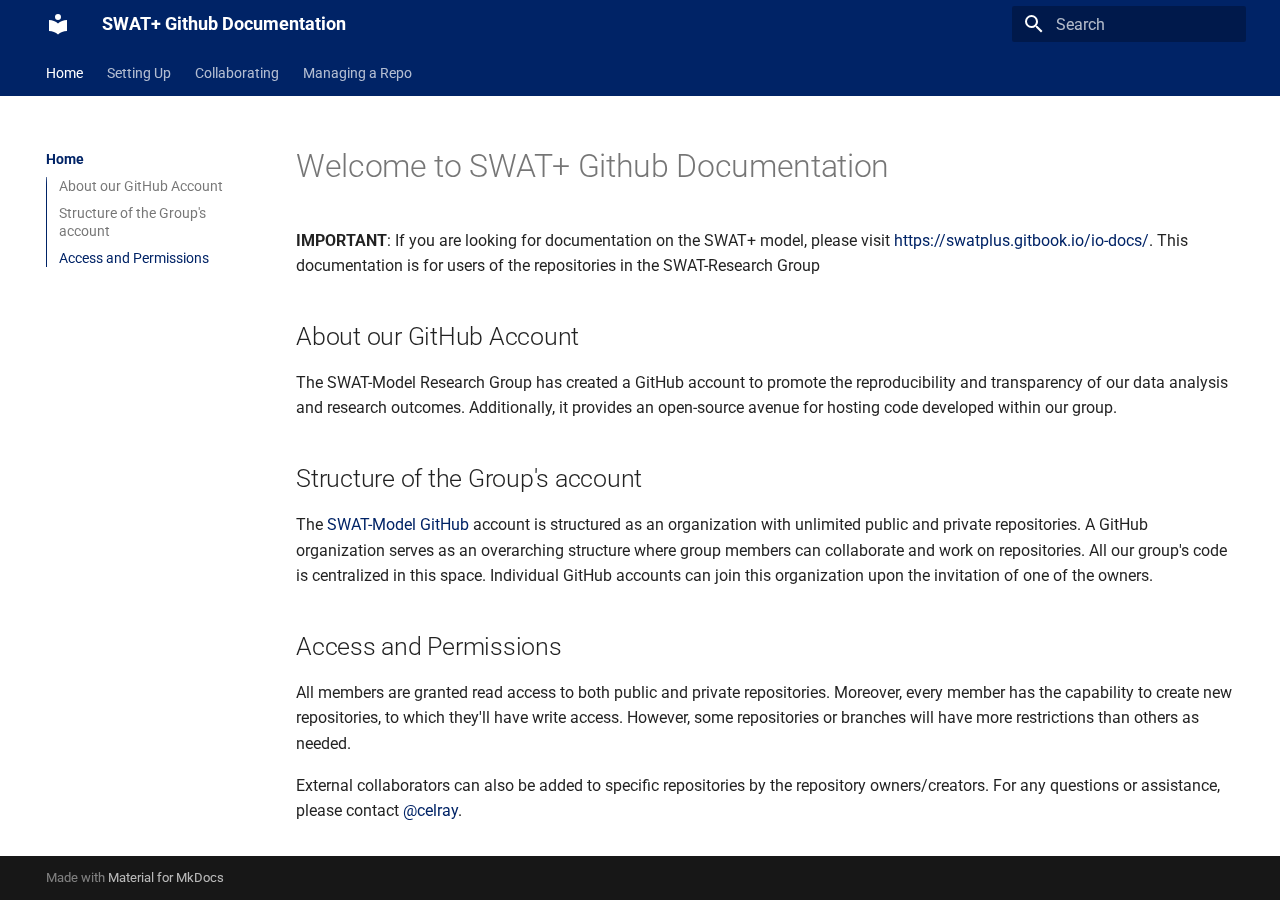
<file: index.html>
<!doctype html>
<html lang="en" class="no-js">
  <head>
    
      <meta charset="utf-8">
      <meta name="viewport" content="width=device-width,initial-scale=1">
      
      
      
      
      
        <link rel="next" href="setup/">
      
      
      <link rel="icon" href="assets/images/favicon.png">
      <meta name="generator" content="mkdocs-1.5.3, mkdocs-material-9.4.1">
    
    
      
        <title>SWAT+ Github Documentation</title>
      
    
    
      <link rel="stylesheet" href="assets/stylesheets/main.72749a73.min.css">
      
      


    
    
      
    
    
      
        
        
        <link rel="preconnect" href="https://fonts.gstatic.com" crossorigin>
        <link rel="stylesheet" href="https://fonts.googleapis.com/css?family=Roboto:300,300i,400,400i,700,700i%7CRoboto+Mono:400,400i,700,700i&display=fallback">
        <style>:root{--md-text-font:"Roboto";--md-code-font:"Roboto Mono"}</style>
      
    
    
      <link rel="stylesheet" href="stylesheets/extra.css">
    
    <script>__md_scope=new URL(".",location),__md_hash=e=>[...e].reduce((e,_)=>(e<<5)-e+_.charCodeAt(0),0),__md_get=(e,_=localStorage,t=__md_scope)=>JSON.parse(_.getItem(t.pathname+"."+e)),__md_set=(e,_,t=localStorage,a=__md_scope)=>{try{t.setItem(a.pathname+"."+e,JSON.stringify(_))}catch(e){}}</script>
    
      

    
    
    
  </head>
  
  
    <body dir="ltr">
  
    
    
      <script>var palette=__md_get("__palette");if(palette&&"object"==typeof palette.color)for(var key of Object.keys(palette.color))document.body.setAttribute("data-md-color-"+key,palette.color[key])</script>
    
    <input class="md-toggle" data-md-toggle="drawer" type="checkbox" id="__drawer" autocomplete="off">
    <input class="md-toggle" data-md-toggle="search" type="checkbox" id="__search" autocomplete="off">
    <label class="md-overlay" for="__drawer"></label>
    <div data-md-component="skip">
      
        
        <a href="#welcome-to-swat-github-documentation" class="md-skip">
          Skip to content
        </a>
      
    </div>
    <div data-md-component="announce">
      
    </div>
    
    
      

<header class="md-header" data-md-component="header">
  <nav class="md-header__inner md-grid" aria-label="Header">
    <a href="." title="SWAT+ Github Documentation" class="md-header__button md-logo" aria-label="SWAT+ Github Documentation" data-md-component="logo">
      
  
  <svg xmlns="http://www.w3.org/2000/svg" viewBox="0 0 24 24"><path d="M12 8a3 3 0 0 0 3-3 3 3 0 0 0-3-3 3 3 0 0 0-3 3 3 3 0 0 0 3 3m0 3.54C9.64 9.35 6.5 8 3 8v11c3.5 0 6.64 1.35 9 3.54 2.36-2.19 5.5-3.54 9-3.54V8c-3.5 0-6.64 1.35-9 3.54Z"/></svg>

    </a>
    <label class="md-header__button md-icon" for="__drawer">
      
      <svg xmlns="http://www.w3.org/2000/svg" viewBox="0 0 24 24"><path d="M3 6h18v2H3V6m0 5h18v2H3v-2m0 5h18v2H3v-2Z"/></svg>
    </label>
    <div class="md-header__title" data-md-component="header-title">
      <div class="md-header__ellipsis">
        <div class="md-header__topic">
          <span class="md-ellipsis">
            SWAT+ Github Documentation
          </span>
        </div>
        <div class="md-header__topic" data-md-component="header-topic">
          <span class="md-ellipsis">
            
              Home
            
          </span>
        </div>
      </div>
    </div>
    
    
    
      <label class="md-header__button md-icon" for="__search">
        
        <svg xmlns="http://www.w3.org/2000/svg" viewBox="0 0 24 24"><path d="M9.5 3A6.5 6.5 0 0 1 16 9.5c0 1.61-.59 3.09-1.56 4.23l.27.27h.79l5 5-1.5 1.5-5-5v-.79l-.27-.27A6.516 6.516 0 0 1 9.5 16 6.5 6.5 0 0 1 3 9.5 6.5 6.5 0 0 1 9.5 3m0 2C7 5 5 7 5 9.5S7 14 9.5 14 14 12 14 9.5 12 5 9.5 5Z"/></svg>
      </label>
      <div class="md-search" data-md-component="search" role="dialog">
  <label class="md-search__overlay" for="__search"></label>
  <div class="md-search__inner" role="search">
    <form class="md-search__form" name="search">
      <input type="text" class="md-search__input" name="query" aria-label="Search" placeholder="Search" autocapitalize="off" autocorrect="off" autocomplete="off" spellcheck="false" data-md-component="search-query" required>
      <label class="md-search__icon md-icon" for="__search">
        
        <svg xmlns="http://www.w3.org/2000/svg" viewBox="0 0 24 24"><path d="M9.5 3A6.5 6.5 0 0 1 16 9.5c0 1.61-.59 3.09-1.56 4.23l.27.27h.79l5 5-1.5 1.5-5-5v-.79l-.27-.27A6.516 6.516 0 0 1 9.5 16 6.5 6.5 0 0 1 3 9.5 6.5 6.5 0 0 1 9.5 3m0 2C7 5 5 7 5 9.5S7 14 9.5 14 14 12 14 9.5 12 5 9.5 5Z"/></svg>
        
        <svg xmlns="http://www.w3.org/2000/svg" viewBox="0 0 24 24"><path d="M20 11v2H8l5.5 5.5-1.42 1.42L4.16 12l7.92-7.92L13.5 5.5 8 11h12Z"/></svg>
      </label>
      <nav class="md-search__options" aria-label="Search">
        
        <button type="reset" class="md-search__icon md-icon" title="Clear" aria-label="Clear" tabindex="-1">
          
          <svg xmlns="http://www.w3.org/2000/svg" viewBox="0 0 24 24"><path d="M19 6.41 17.59 5 12 10.59 6.41 5 5 6.41 10.59 12 5 17.59 6.41 19 12 13.41 17.59 19 19 17.59 13.41 12 19 6.41Z"/></svg>
        </button>
      </nav>
      
        <div class="md-search__suggest" data-md-component="search-suggest"></div>
      
    </form>
    <div class="md-search__output">
      <div class="md-search__scrollwrap" data-md-scrollfix>
        <div class="md-search-result" data-md-component="search-result">
          <div class="md-search-result__meta">
            Initializing search
          </div>
          <ol class="md-search-result__list" role="presentation"></ol>
        </div>
      </div>
    </div>
  </div>
</div>
    
    
  </nav>
  
</header>
    
    <div class="md-container" data-md-component="container">
      
      
        
          
            
<nav class="md-tabs" aria-label="Tabs" data-md-component="tabs">
  <div class="md-grid">
    <ul class="md-tabs__list">
      
        
  
  
    
  
  
    <li class="md-tabs__item md-tabs__item--active">
      <a href="." class="md-tabs__link">
        
  
    
  
  Home

      </a>
    </li>
  

      
        
  
  
  
    <li class="md-tabs__item">
      <a href="setup/" class="md-tabs__link">
        
  
    
  
  Setting Up

      </a>
    </li>
  

      
        
  
  
  
    <li class="md-tabs__item">
      <a href="collaborating/" class="md-tabs__link">
        
  
    
  
  Collaborating

      </a>
    </li>
  

      
        
  
  
  
    <li class="md-tabs__item">
      <a href="managing/" class="md-tabs__link">
        
  
    
  
  Managing a Repo

      </a>
    </li>
  

      
    </ul>
  </div>
</nav>
          
        
      
      <main class="md-main" data-md-component="main">
        <div class="md-main__inner md-grid">
          
            
              
              <div class="md-sidebar md-sidebar--primary" data-md-component="sidebar" data-md-type="navigation" >
                <div class="md-sidebar__scrollwrap">
                  <div class="md-sidebar__inner">
                    


  


  

<nav class="md-nav md-nav--primary md-nav--lifted md-nav--integrated" aria-label="Navigation" data-md-level="0">
  <label class="md-nav__title" for="__drawer">
    <a href="." title="SWAT+ Github Documentation" class="md-nav__button md-logo" aria-label="SWAT+ Github Documentation" data-md-component="logo">
      
  
  <svg xmlns="http://www.w3.org/2000/svg" viewBox="0 0 24 24"><path d="M12 8a3 3 0 0 0 3-3 3 3 0 0 0-3-3 3 3 0 0 0-3 3 3 3 0 0 0 3 3m0 3.54C9.64 9.35 6.5 8 3 8v11c3.5 0 6.64 1.35 9 3.54 2.36-2.19 5.5-3.54 9-3.54V8c-3.5 0-6.64 1.35-9 3.54Z"/></svg>

    </a>
    SWAT+ Github Documentation
  </label>
  
  <ul class="md-nav__list" data-md-scrollfix>
    
      
      
  
  
    
  
  
    <li class="md-nav__item md-nav__item--active">
      
      <input class="md-nav__toggle md-toggle" type="checkbox" id="__toc">
      
      
        
      
      
        <label class="md-nav__link md-nav__link--active" for="__toc">
          
  
  <span class="md-ellipsis">
    Home
  </span>
  

          <span class="md-nav__icon md-icon"></span>
        </label>
      
      <a href="." class="md-nav__link md-nav__link--active">
        
  
  <span class="md-ellipsis">
    Home
  </span>
  

      </a>
      
        

<nav class="md-nav md-nav--secondary" aria-label="Table of contents">
  
  
  
    
  
  
    <label class="md-nav__title" for="__toc">
      <span class="md-nav__icon md-icon"></span>
      Table of contents
    </label>
    <ul class="md-nav__list" data-md-component="toc" data-md-scrollfix>
      
        <li class="md-nav__item">
  <a href="#about-our-github-account" class="md-nav__link">
    About our GitHub Account
  </a>
  
</li>
      
        <li class="md-nav__item">
  <a href="#structure-of-the-groups-account" class="md-nav__link">
    Structure of the Group's account
  </a>
  
</li>
      
        <li class="md-nav__item">
  <a href="#access-and-permissions" class="md-nav__link">
    Access and Permissions
  </a>
  
</li>
      
    </ul>
  
</nav>
      
    </li>
  

    
      
      
  
  
  
    <li class="md-nav__item">
      <a href="setup/" class="md-nav__link">
        
  
  <span class="md-ellipsis">
    Setting Up
  </span>
  

      </a>
    </li>
  

    
      
      
  
  
  
    <li class="md-nav__item">
      <a href="collaborating/" class="md-nav__link">
        
  
  <span class="md-ellipsis">
    Collaborating
  </span>
  

      </a>
    </li>
  

    
      
      
  
  
  
    <li class="md-nav__item">
      <a href="managing/" class="md-nav__link">
        
  
  <span class="md-ellipsis">
    Managing a Repo
  </span>
  

      </a>
    </li>
  

    
  </ul>
</nav>
                  </div>
                </div>
              </div>
            
            
          
          
            <div class="md-content" data-md-component="content">
              <article class="md-content__inner md-typeset">
                
                  


<!-- ---
icon: material/emoticon-happy 
--- -->

<h1 id="welcome-to-swat-github-documentation">Welcome to SWAT+ Github Documentation</h1>
<p><strong>IMPORTANT</strong>:
If you are looking for documentation on the SWAT+ model, please visit <a href="https://swatplus.gitbook.io/io-docs/">https://swatplus.gitbook.io/io-docs/</a>. This documentation is for users of the repositories in the SWAT-Research Group</p>
<h2 id="about-our-github-account">About our GitHub Account</h2>
<p>The SWAT-Model Research Group has created a GitHub account to promote the reproducibility and transparency of our data analysis and research outcomes. Additionally, it provides an open-source avenue for hosting code developed within our group.</p>
<h2 id="structure-of-the-groups-account">Structure of the Group's account</h2>
<p>The <a href="https://github.com/swat-model/">SWAT-Model GitHub</a> account is structured as an organization with unlimited public and private repositories. A GitHub organization serves as an overarching structure where group members can collaborate and work on repositories. All our group's code is centralized in this space. Individual GitHub accounts can join this organization upon the invitation of one of the owners.</p>
<h2 id="access-and-permissions">Access and Permissions</h2>
<p>All members are granted read access to both public and private repositories. Moreover, every member has the capability to create new repositories, to which they'll have write access. However, some repositories or branches will have more restrictions than others as needed.</p>
<p>External collaborators can also be added to specific repositories by the repository owners/creators. For any questions or assistance, please contact <a href="mailto:celrayjames.chawanda@agnet.tamu.edu">@celray</a>.</p>





                
              </article>
            </div>
          
          
  <script>var tabs=__md_get("__tabs");if(Array.isArray(tabs))e:for(var set of document.querySelectorAll(".tabbed-set")){var tab,labels=set.querySelector(".tabbed-labels");for(tab of tabs)for(var label of labels.getElementsByTagName("label"))if(label.innerText.trim()===tab){var input=document.getElementById(label.htmlFor);input.checked=!0;continue e}}</script>

        </div>
        
          <button type="button" class="md-top md-icon" data-md-component="top" hidden>
            
            <svg xmlns="http://www.w3.org/2000/svg" viewBox="0 0 24 24"><path d="M13 20h-2V8l-5.5 5.5-1.42-1.42L12 4.16l7.92 7.92-1.42 1.42L13 8v12Z"/></svg>
            Back to top
          </button>
        
      </main>
      
        <footer class="md-footer">
  
  <div class="md-footer-meta md-typeset">
    <div class="md-footer-meta__inner md-grid">
      <div class="md-copyright">
  
  
    Made with
    <a href="https://squidfunk.github.io/mkdocs-material/" target="_blank" rel="noopener">
      Material for MkDocs
    </a>
  
</div>
      
    </div>
  </div>
</footer>
      
    </div>
    <div class="md-dialog" data-md-component="dialog">
      <div class="md-dialog__inner md-typeset"></div>
    </div>
    
    <script id="__config" type="application/json">{"base": ".", "features": ["navigation.tabs", "navigation.sections", "toc.integrate", "navigation.top", "search.suggest", "search.highlight", "content.tabs.link", "content.code.annotation", "content.code.copy"], "search": "assets/javascripts/workers/search.a264c092.min.js", "translations": {"clipboard.copied": "Copied to clipboard", "clipboard.copy": "Copy to clipboard", "search.result.more.one": "1 more on this page", "search.result.more.other": "# more on this page", "search.result.none": "No matching documents", "search.result.one": "1 matching document", "search.result.other": "# matching documents", "search.result.placeholder": "Type to start searching", "search.result.term.missing": "Missing", "select.version": "Select version"}}</script>
    
    
      <script src="assets/javascripts/bundle.4e0fa4ba.min.js"></script>
      
    
  </body>
</html>
</file>
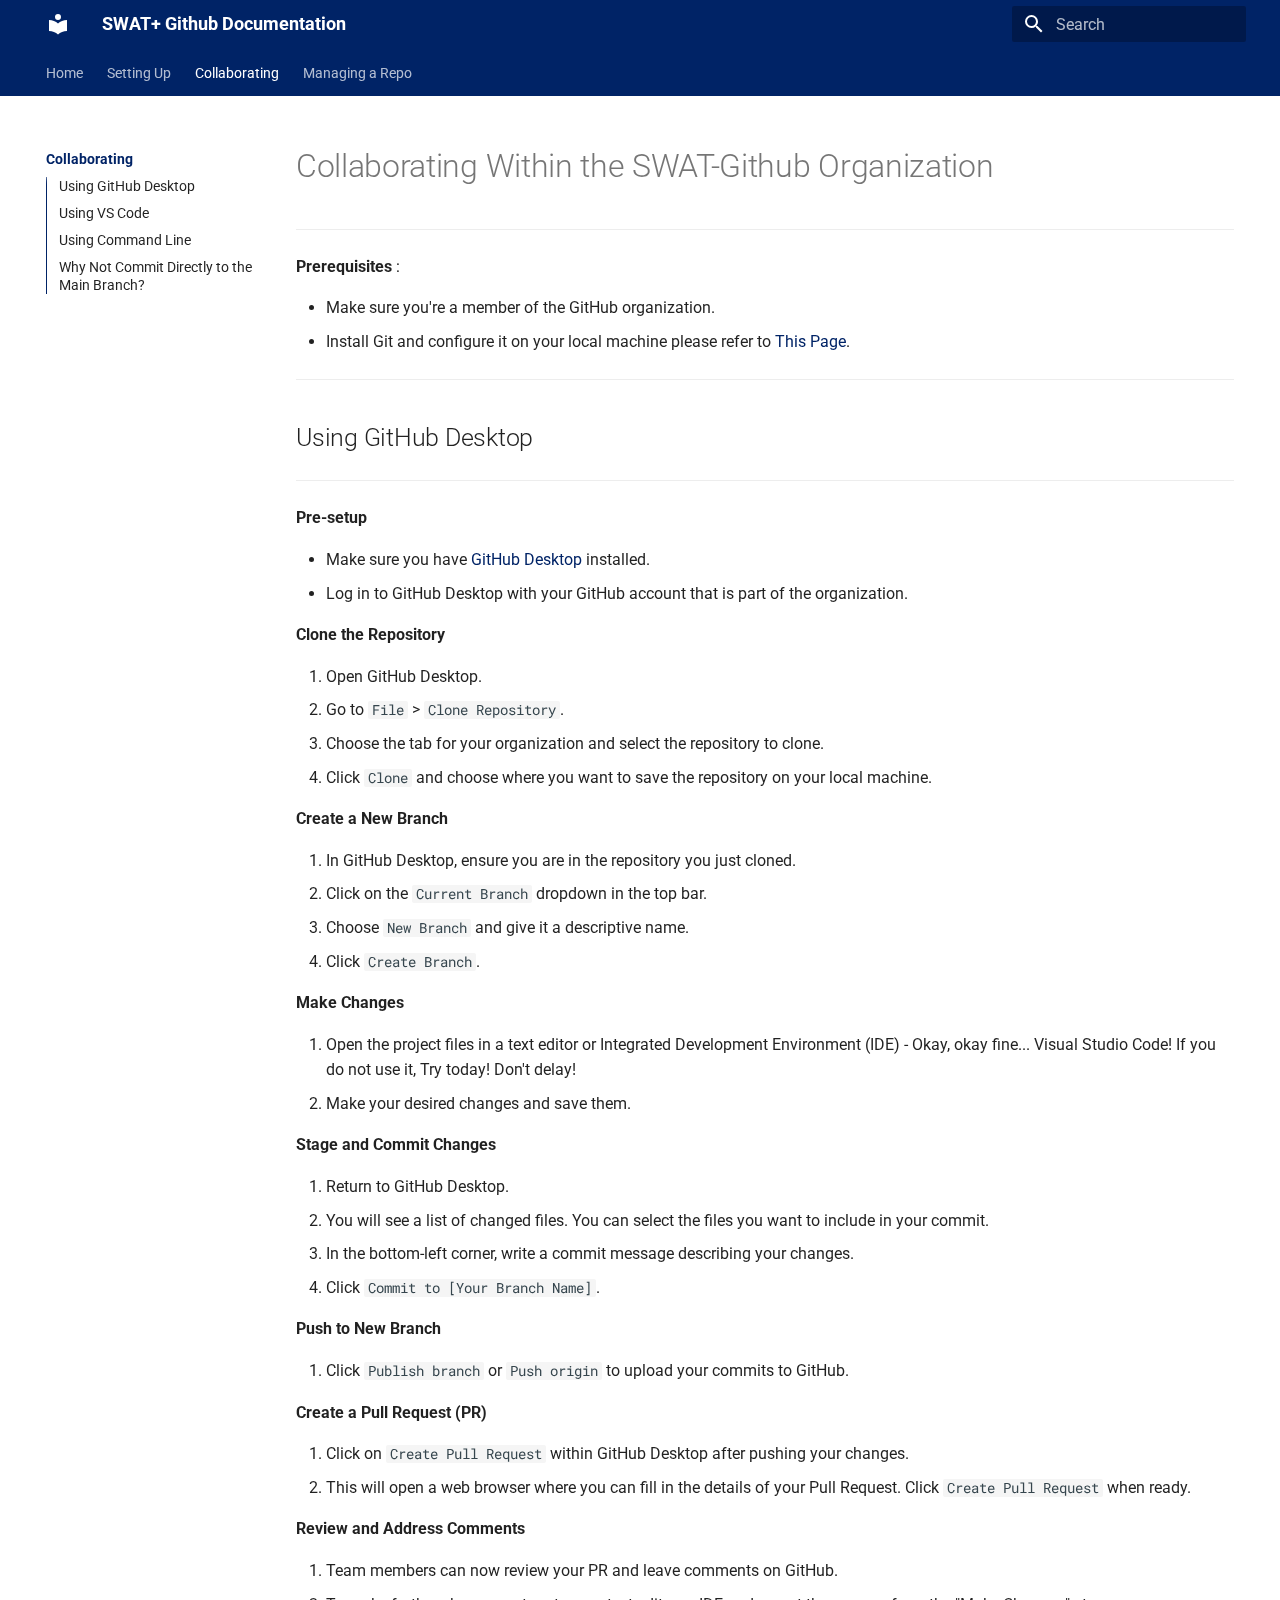
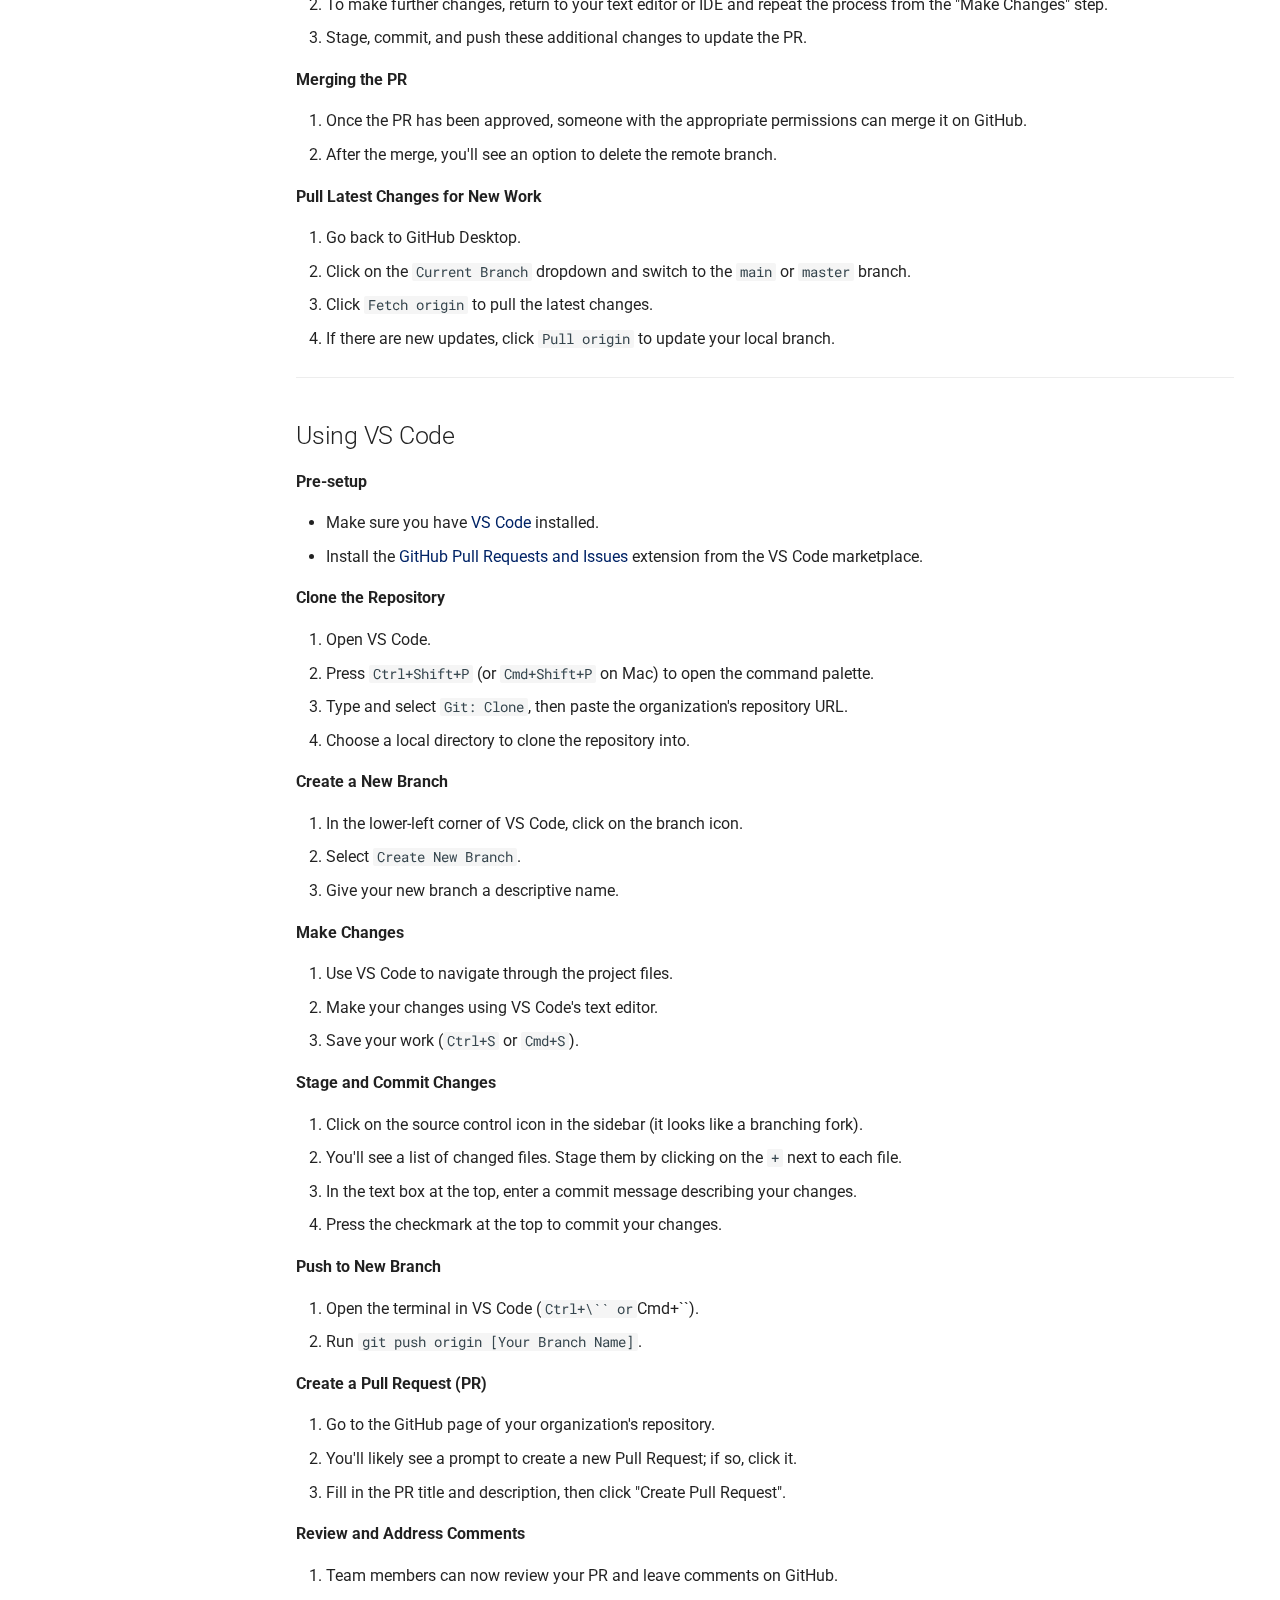
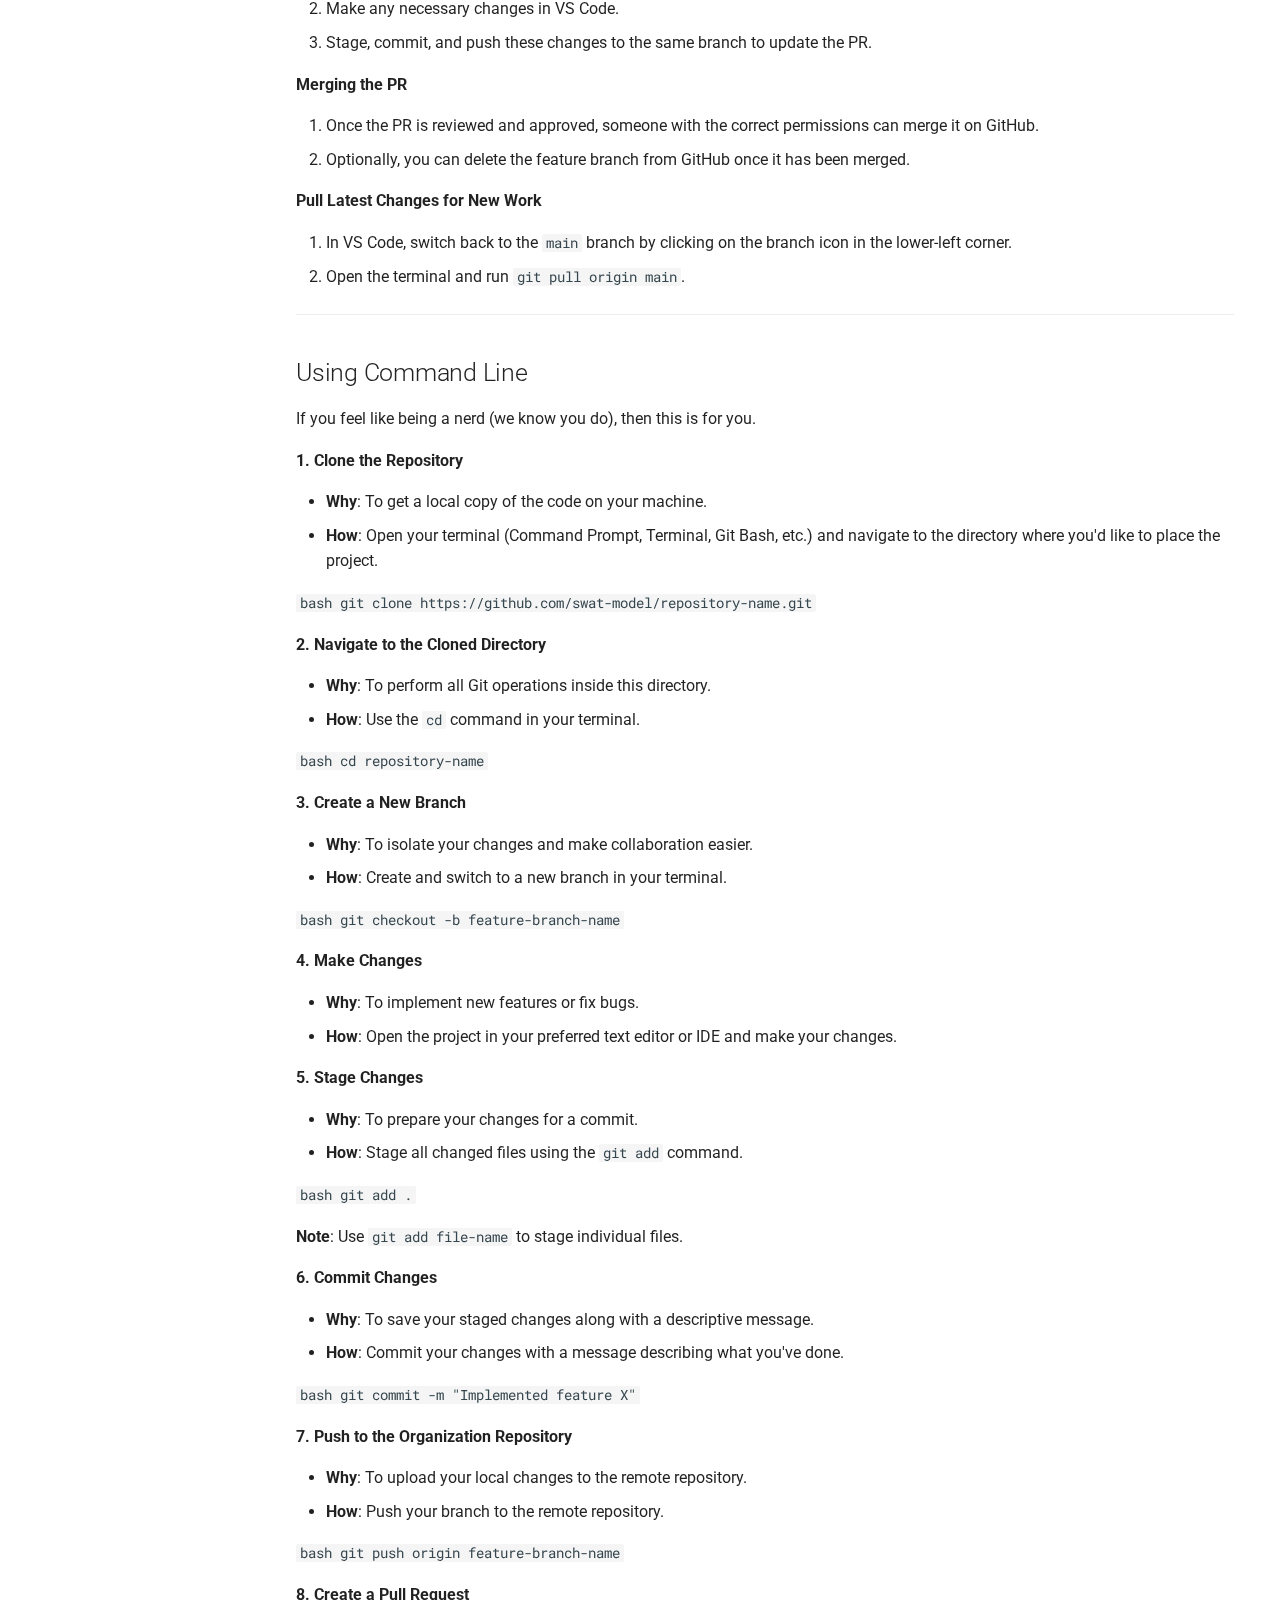
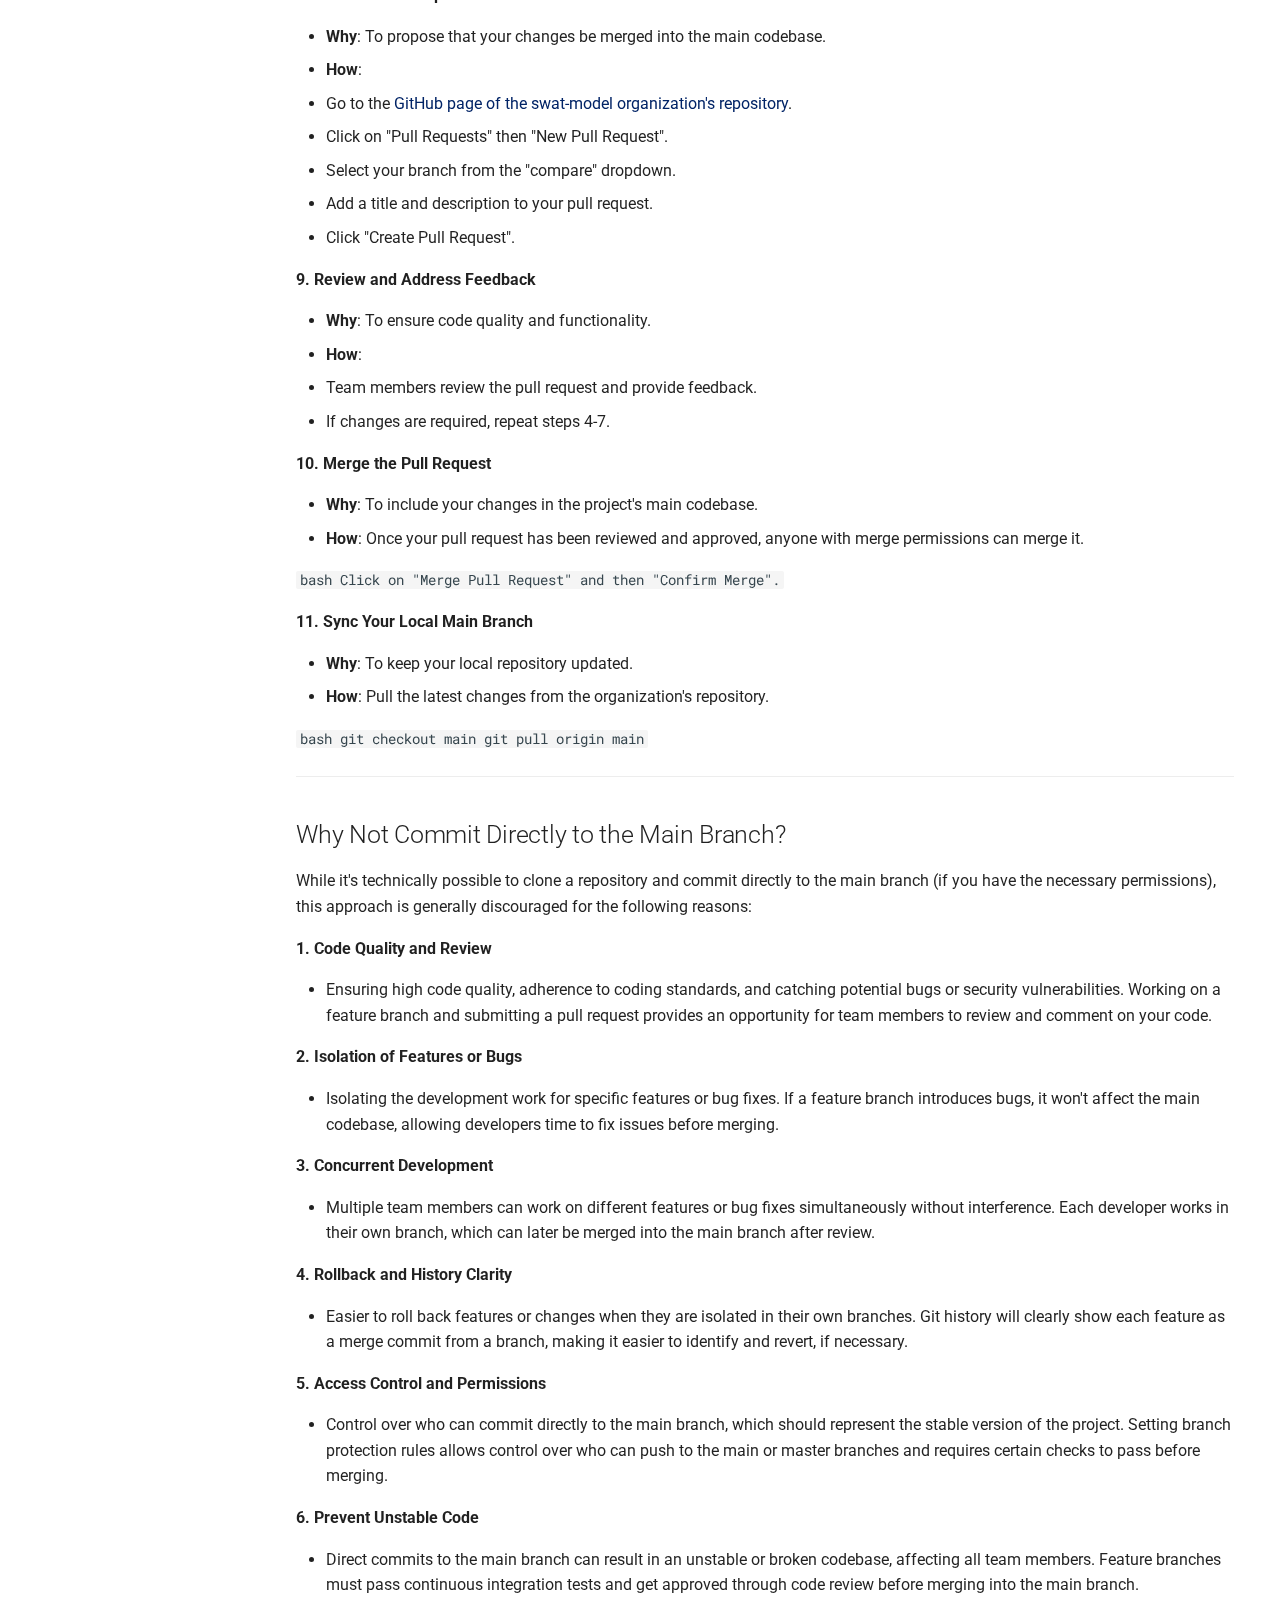
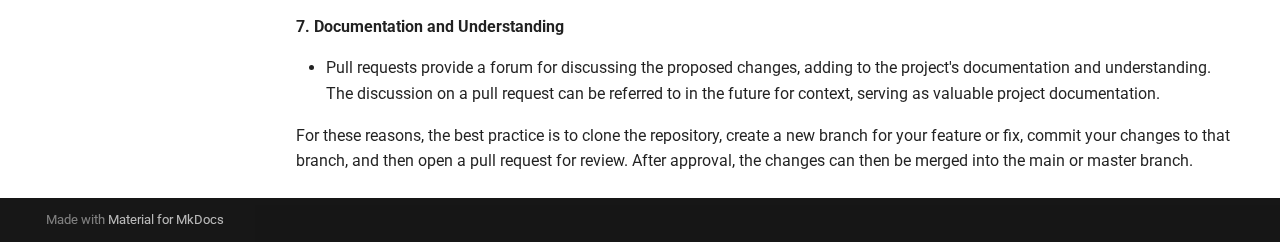
<file: collaborating/index.html>
<!doctype html>
<html lang="en" class="no-js">
  <head>
    
      <meta charset="utf-8">
      <meta name="viewport" content="width=device-width,initial-scale=1">
      
      
      
      
        <link rel="prev" href="../setup/">
      
      
        <link rel="next" href="../managing/">
      
      
      <link rel="icon" href="../assets/images/favicon.png">
      <meta name="generator" content="mkdocs-1.5.3, mkdocs-material-9.4.1">
    
    
      
        <title>Collaborating - SWAT+ Github Documentation</title>
      
    
    
      <link rel="stylesheet" href="../assets/stylesheets/main.72749a73.min.css">
      
      


    
    
      
    
    
      
        
        
        <link rel="preconnect" href="https://fonts.gstatic.com" crossorigin>
        <link rel="stylesheet" href="https://fonts.googleapis.com/css?family=Roboto:300,300i,400,400i,700,700i%7CRoboto+Mono:400,400i,700,700i&display=fallback">
        <style>:root{--md-text-font:"Roboto";--md-code-font:"Roboto Mono"}</style>
      
    
    
      <link rel="stylesheet" href="../stylesheets/extra.css">
    
    <script>__md_scope=new URL("..",location),__md_hash=e=>[...e].reduce((e,_)=>(e<<5)-e+_.charCodeAt(0),0),__md_get=(e,_=localStorage,t=__md_scope)=>JSON.parse(_.getItem(t.pathname+"."+e)),__md_set=(e,_,t=localStorage,a=__md_scope)=>{try{t.setItem(a.pathname+"."+e,JSON.stringify(_))}catch(e){}}</script>
    
      

    
    
    
  </head>
  
  
    <body dir="ltr">
  
    
    
      <script>var palette=__md_get("__palette");if(palette&&"object"==typeof palette.color)for(var key of Object.keys(palette.color))document.body.setAttribute("data-md-color-"+key,palette.color[key])</script>
    
    <input class="md-toggle" data-md-toggle="drawer" type="checkbox" id="__drawer" autocomplete="off">
    <input class="md-toggle" data-md-toggle="search" type="checkbox" id="__search" autocomplete="off">
    <label class="md-overlay" for="__drawer"></label>
    <div data-md-component="skip">
      
        
        <a href="#collaborating-within-the-swat-github-organization" class="md-skip">
          Skip to content
        </a>
      
    </div>
    <div data-md-component="announce">
      
    </div>
    
    
      

<header class="md-header" data-md-component="header">
  <nav class="md-header__inner md-grid" aria-label="Header">
    <a href=".." title="SWAT+ Github Documentation" class="md-header__button md-logo" aria-label="SWAT+ Github Documentation" data-md-component="logo">
      
  
  <svg xmlns="http://www.w3.org/2000/svg" viewBox="0 0 24 24"><path d="M12 8a3 3 0 0 0 3-3 3 3 0 0 0-3-3 3 3 0 0 0-3 3 3 3 0 0 0 3 3m0 3.54C9.64 9.35 6.5 8 3 8v11c3.5 0 6.64 1.35 9 3.54 2.36-2.19 5.5-3.54 9-3.54V8c-3.5 0-6.64 1.35-9 3.54Z"/></svg>

    </a>
    <label class="md-header__button md-icon" for="__drawer">
      
      <svg xmlns="http://www.w3.org/2000/svg" viewBox="0 0 24 24"><path d="M3 6h18v2H3V6m0 5h18v2H3v-2m0 5h18v2H3v-2Z"/></svg>
    </label>
    <div class="md-header__title" data-md-component="header-title">
      <div class="md-header__ellipsis">
        <div class="md-header__topic">
          <span class="md-ellipsis">
            SWAT+ Github Documentation
          </span>
        </div>
        <div class="md-header__topic" data-md-component="header-topic">
          <span class="md-ellipsis">
            
              Collaborating
            
          </span>
        </div>
      </div>
    </div>
    
    
    
      <label class="md-header__button md-icon" for="__search">
        
        <svg xmlns="http://www.w3.org/2000/svg" viewBox="0 0 24 24"><path d="M9.5 3A6.5 6.5 0 0 1 16 9.5c0 1.61-.59 3.09-1.56 4.23l.27.27h.79l5 5-1.5 1.5-5-5v-.79l-.27-.27A6.516 6.516 0 0 1 9.5 16 6.5 6.5 0 0 1 3 9.5 6.5 6.5 0 0 1 9.5 3m0 2C7 5 5 7 5 9.5S7 14 9.5 14 14 12 14 9.5 12 5 9.5 5Z"/></svg>
      </label>
      <div class="md-search" data-md-component="search" role="dialog">
  <label class="md-search__overlay" for="__search"></label>
  <div class="md-search__inner" role="search">
    <form class="md-search__form" name="search">
      <input type="text" class="md-search__input" name="query" aria-label="Search" placeholder="Search" autocapitalize="off" autocorrect="off" autocomplete="off" spellcheck="false" data-md-component="search-query" required>
      <label class="md-search__icon md-icon" for="__search">
        
        <svg xmlns="http://www.w3.org/2000/svg" viewBox="0 0 24 24"><path d="M9.5 3A6.5 6.5 0 0 1 16 9.5c0 1.61-.59 3.09-1.56 4.23l.27.27h.79l5 5-1.5 1.5-5-5v-.79l-.27-.27A6.516 6.516 0 0 1 9.5 16 6.5 6.5 0 0 1 3 9.5 6.5 6.5 0 0 1 9.5 3m0 2C7 5 5 7 5 9.5S7 14 9.5 14 14 12 14 9.5 12 5 9.5 5Z"/></svg>
        
        <svg xmlns="http://www.w3.org/2000/svg" viewBox="0 0 24 24"><path d="M20 11v2H8l5.5 5.5-1.42 1.42L4.16 12l7.92-7.92L13.5 5.5 8 11h12Z"/></svg>
      </label>
      <nav class="md-search__options" aria-label="Search">
        
        <button type="reset" class="md-search__icon md-icon" title="Clear" aria-label="Clear" tabindex="-1">
          
          <svg xmlns="http://www.w3.org/2000/svg" viewBox="0 0 24 24"><path d="M19 6.41 17.59 5 12 10.59 6.41 5 5 6.41 10.59 12 5 17.59 6.41 19 12 13.41 17.59 19 19 17.59 13.41 12 19 6.41Z"/></svg>
        </button>
      </nav>
      
        <div class="md-search__suggest" data-md-component="search-suggest"></div>
      
    </form>
    <div class="md-search__output">
      <div class="md-search__scrollwrap" data-md-scrollfix>
        <div class="md-search-result" data-md-component="search-result">
          <div class="md-search-result__meta">
            Initializing search
          </div>
          <ol class="md-search-result__list" role="presentation"></ol>
        </div>
      </div>
    </div>
  </div>
</div>
    
    
  </nav>
  
</header>
    
    <div class="md-container" data-md-component="container">
      
      
        
          
            
<nav class="md-tabs" aria-label="Tabs" data-md-component="tabs">
  <div class="md-grid">
    <ul class="md-tabs__list">
      
        
  
  
  
    <li class="md-tabs__item">
      <a href=".." class="md-tabs__link">
        
  
    
  
  Home

      </a>
    </li>
  

      
        
  
  
  
    <li class="md-tabs__item">
      <a href="../setup/" class="md-tabs__link">
        
  
    
  
  Setting Up

      </a>
    </li>
  

      
        
  
  
    
  
  
    <li class="md-tabs__item md-tabs__item--active">
      <a href="./" class="md-tabs__link">
        
  
    
  
  Collaborating

      </a>
    </li>
  

      
        
  
  
  
    <li class="md-tabs__item">
      <a href="../managing/" class="md-tabs__link">
        
  
    
  
  Managing a Repo

      </a>
    </li>
  

      
    </ul>
  </div>
</nav>
          
        
      
      <main class="md-main" data-md-component="main">
        <div class="md-main__inner md-grid">
          
            
              
              <div class="md-sidebar md-sidebar--primary" data-md-component="sidebar" data-md-type="navigation" >
                <div class="md-sidebar__scrollwrap">
                  <div class="md-sidebar__inner">
                    


  


  

<nav class="md-nav md-nav--primary md-nav--lifted md-nav--integrated" aria-label="Navigation" data-md-level="0">
  <label class="md-nav__title" for="__drawer">
    <a href=".." title="SWAT+ Github Documentation" class="md-nav__button md-logo" aria-label="SWAT+ Github Documentation" data-md-component="logo">
      
  
  <svg xmlns="http://www.w3.org/2000/svg" viewBox="0 0 24 24"><path d="M12 8a3 3 0 0 0 3-3 3 3 0 0 0-3-3 3 3 0 0 0-3 3 3 3 0 0 0 3 3m0 3.54C9.64 9.35 6.5 8 3 8v11c3.5 0 6.64 1.35 9 3.54 2.36-2.19 5.5-3.54 9-3.54V8c-3.5 0-6.64 1.35-9 3.54Z"/></svg>

    </a>
    SWAT+ Github Documentation
  </label>
  
  <ul class="md-nav__list" data-md-scrollfix>
    
      
      
  
  
  
    <li class="md-nav__item">
      <a href=".." class="md-nav__link">
        
  
  <span class="md-ellipsis">
    Home
  </span>
  

      </a>
    </li>
  

    
      
      
  
  
  
    <li class="md-nav__item">
      <a href="../setup/" class="md-nav__link">
        
  
  <span class="md-ellipsis">
    Setting Up
  </span>
  

      </a>
    </li>
  

    
      
      
  
  
    
  
  
    <li class="md-nav__item md-nav__item--active">
      
      <input class="md-nav__toggle md-toggle" type="checkbox" id="__toc">
      
      
        
      
      
        <label class="md-nav__link md-nav__link--active" for="__toc">
          
  
  <span class="md-ellipsis">
    Collaborating
  </span>
  

          <span class="md-nav__icon md-icon"></span>
        </label>
      
      <a href="./" class="md-nav__link md-nav__link--active">
        
  
  <span class="md-ellipsis">
    Collaborating
  </span>
  

      </a>
      
        

<nav class="md-nav md-nav--secondary" aria-label="Table of contents">
  
  
  
    
  
  
    <label class="md-nav__title" for="__toc">
      <span class="md-nav__icon md-icon"></span>
      Table of contents
    </label>
    <ul class="md-nav__list" data-md-component="toc" data-md-scrollfix>
      
        <li class="md-nav__item">
  <a href="#using-github-desktop" class="md-nav__link">
    Using GitHub Desktop
  </a>
  
</li>
      
        <li class="md-nav__item">
  <a href="#using-vs-code" class="md-nav__link">
    Using VS Code
  </a>
  
</li>
      
        <li class="md-nav__item">
  <a href="#using-command-line" class="md-nav__link">
    Using Command Line
  </a>
  
</li>
      
        <li class="md-nav__item">
  <a href="#why-not-commit-directly-to-the-main-branch" class="md-nav__link">
    Why Not Commit Directly to the Main Branch?
  </a>
  
</li>
      
    </ul>
  
</nav>
      
    </li>
  

    
      
      
  
  
  
    <li class="md-nav__item">
      <a href="../managing/" class="md-nav__link">
        
  
  <span class="md-ellipsis">
    Managing a Repo
  </span>
  

      </a>
    </li>
  

    
  </ul>
</nav>
                  </div>
                </div>
              </div>
            
            
          
          
            <div class="md-content" data-md-component="content">
              <article class="md-content__inner md-typeset">
                
                  


<h1 id="collaborating-within-the-swat-github-organization">Collaborating Within the SWAT-Github Organization</h1>
<hr />
<p><strong>Prerequisites</strong> : </p>
<ul>
<li>Make sure you're a member of the GitHub organization.</li>
<li>Install Git and configure it on your local machine please refer to <a href="/setup/">This Page</a>.</li>
</ul>
<hr />
<h2 id="using-github-desktop">Using GitHub Desktop</h2>
<hr />
<p><strong>Pre-setup</strong></p>
<ul>
<li>Make sure you have <a href="https://desktop.github.com/">GitHub Desktop</a> installed.</li>
<li>Log in to GitHub Desktop with your GitHub account that is part of the organization.</li>
</ul>
<p><strong>Clone the Repository</strong></p>
<ol>
<li>Open GitHub Desktop.</li>
<li>Go to <code>File</code> &gt; <code>Clone Repository</code>.</li>
<li>Choose the tab for your organization and select the repository to clone.</li>
<li>Click <code>Clone</code> and choose where you want to save the repository on your local machine.</li>
</ol>
<p><strong>Create a New Branch</strong></p>
<ol>
<li>In GitHub Desktop, ensure you are in the repository you just cloned.</li>
<li>Click on the <code>Current Branch</code> dropdown in the top bar.</li>
<li>Choose <code>New Branch</code> and give it a descriptive name.</li>
<li>Click <code>Create Branch</code>.</li>
</ol>
<p><strong>Make Changes</strong></p>
<ol>
<li>Open the project files in a text editor or Integrated Development Environment (IDE) - Okay, okay fine... Visual Studio Code! If you do not use it, Try today! Don't delay!</li>
<li>Make your desired changes and save them.</li>
</ol>
<p><strong>Stage and Commit Changes</strong></p>
<ol>
<li>Return to GitHub Desktop.</li>
<li>You will see a list of changed files. You can select the files you want to include in your commit.</li>
<li>In the bottom-left corner, write a commit message describing your changes.</li>
<li>Click <code>Commit to [Your Branch Name]</code>.</li>
</ol>
<p><strong>Push to New Branch</strong></p>
<ol>
<li>Click <code>Publish branch</code> or <code>Push origin</code> to upload your commits to GitHub.</li>
</ol>
<p><strong>Create a Pull Request (PR)</strong></p>
<ol>
<li>Click on <code>Create Pull Request</code> within GitHub Desktop after pushing your changes.</li>
<li>This will open a web browser where you can fill in the details of your Pull Request. Click <code>Create Pull Request</code> when ready.</li>
</ol>
<p><strong>Review and Address Comments</strong></p>
<ol>
<li>Team members can now review your PR and leave comments on GitHub.</li>
<li>To make further changes, return to your text editor or IDE and repeat the process from the "Make Changes" step.</li>
<li>Stage, commit, and push these additional changes to update the PR.</li>
</ol>
<p><strong>Merging the PR</strong></p>
<ol>
<li>Once the PR has been approved, someone with the appropriate permissions can merge it on GitHub.</li>
<li>After the merge, you'll see an option to delete the remote branch.</li>
</ol>
<p><strong>Pull Latest Changes for New Work</strong></p>
<ol>
<li>Go back to GitHub Desktop.</li>
<li>Click on the <code>Current Branch</code> dropdown and switch to the <code>main</code> or <code>master</code> branch.</li>
<li>Click <code>Fetch origin</code> to pull the latest changes.</li>
<li>If there are new updates, click <code>Pull origin</code> to update your local branch.</li>
</ol>
<hr />
<h2 id="using-vs-code">Using VS Code</h2>
<p><strong>Pre-setup</strong></p>
<ul>
<li>Make sure you have <a href="https://code.visualstudio.com/">VS Code</a> installed.</li>
<li>Install the <a href="https://marketplace.visualstudio.com/items?itemName=GitHub.vscode-pull-request-github">GitHub Pull Requests and Issues</a> extension from the VS Code marketplace.</li>
</ul>
<p><strong>Clone the Repository</strong></p>
<ol>
<li>Open VS Code.</li>
<li>Press <code>Ctrl+Shift+P</code> (or <code>Cmd+Shift+P</code> on Mac) to open the command palette.</li>
<li>Type and select <code>Git: Clone</code>, then paste the organization's repository URL.</li>
<li>Choose a local directory to clone the repository into.</li>
</ol>
<p><strong>Create a New Branch</strong></p>
<ol>
<li>In the lower-left corner of VS Code, click on the branch icon.</li>
<li>Select <code>Create New Branch</code>.</li>
<li>Give your new branch a descriptive name.</li>
</ol>
<p><strong>Make Changes</strong></p>
<ol>
<li>Use VS Code to navigate through the project files.</li>
<li>Make your changes using VS Code's text editor.</li>
<li>Save your work (<code>Ctrl+S</code> or <code>Cmd+S</code>).</li>
</ol>
<p><strong>Stage and Commit Changes</strong></p>
<ol>
<li>Click on the source control icon in the sidebar (it looks like a branching fork).</li>
<li>You'll see a list of changed files. Stage them by clicking on the <code>+</code> next to each file.</li>
<li>In the text box at the top, enter a commit message describing your changes.</li>
<li>Press the checkmark at the top to commit your changes.</li>
</ol>
<p><strong>Push to New Branch</strong></p>
<ol>
<li>Open the terminal in VS Code (<code>Ctrl+\`` or</code>Cmd+``).</li>
<li>Run <code>git push origin [Your Branch Name]</code>.</li>
</ol>
<p><strong>Create a Pull Request (PR)</strong></p>
<ol>
<li>Go to the GitHub page of your organization's repository.</li>
<li>You'll likely see a prompt to create a new Pull Request; if so, click it.</li>
<li>Fill in the PR title and description, then click "Create Pull Request".</li>
</ol>
<p><strong>Review and Address Comments</strong></p>
<ol>
<li>Team members can now review your PR and leave comments on GitHub.</li>
<li>Make any necessary changes in VS Code.</li>
<li>Stage, commit, and push these changes to the same branch to update the PR.</li>
</ol>
<p><strong>Merging the PR</strong></p>
<ol>
<li>Once the PR is reviewed and approved, someone with the correct permissions can merge it on GitHub.</li>
<li>Optionally, you can delete the feature branch from GitHub once it has been merged.</li>
</ol>
<p><strong>Pull Latest Changes for New Work</strong></p>
<ol>
<li>In VS Code, switch back to the <code>main</code> branch by clicking on the branch icon in the lower-left corner.</li>
<li>Open the terminal and run <code>git pull origin main</code>.</li>
</ol>
<hr />
<h2 id="using-command-line">Using Command Line</h2>
<p>If you feel like being a nerd (we know you do), then this is for you.</p>
<p><strong>1. Clone the Repository</strong></p>
<ul>
<li><strong>Why</strong>: To get a local copy of the code on your machine.</li>
<li><strong>How</strong>: Open your terminal (Command Prompt, Terminal, Git Bash, etc.) and navigate to the directory where you'd like to place the project.</li>
</ul>
<p><code>bash
  git clone https://github.com/swat-model/repository-name.git</code></p>
<p><strong>2. Navigate to the Cloned Directory</strong></p>
<ul>
<li><strong>Why</strong>: To perform all Git operations inside this directory.</li>
<li><strong>How</strong>: Use the <code>cd</code> command in your terminal.</li>
</ul>
<p><code>bash
  cd repository-name</code></p>
<p><strong>3. Create a New Branch</strong></p>
<ul>
<li><strong>Why</strong>: To isolate your changes and make collaboration easier.</li>
<li><strong>How</strong>: Create and switch to a new branch in your terminal.</li>
</ul>
<p><code>bash
  git checkout -b feature-branch-name</code></p>
<p><strong>4. Make Changes</strong></p>
<ul>
<li><strong>Why</strong>: To implement new features or fix bugs.</li>
<li><strong>How</strong>: Open the project in your preferred text editor or IDE and make your changes.</li>
</ul>
<p><strong>5. Stage Changes</strong></p>
<ul>
<li><strong>Why</strong>: To prepare your changes for a commit.</li>
<li><strong>How</strong>: Stage all changed files using the <code>git add</code> command.</li>
</ul>
<p><code>bash
  git add .</code></p>
<p><strong>Note</strong>: Use <code>git add file-name</code> to stage individual files.</p>
<p><strong>6. Commit Changes</strong></p>
<ul>
<li><strong>Why</strong>: To save your staged changes along with a descriptive message.</li>
<li><strong>How</strong>: Commit your changes with a message describing what you've done.</li>
</ul>
<p><code>bash
  git commit -m "Implemented feature X"</code></p>
<p><strong>7. Push to the Organization Repository</strong></p>
<ul>
<li><strong>Why</strong>: To upload your local changes to the remote repository.</li>
<li><strong>How</strong>: Push your branch to the remote repository.</li>
</ul>
<p><code>bash
  git push origin feature-branch-name</code></p>
<p><strong>8. Create a Pull Request</strong></p>
<ul>
<li><strong>Why</strong>: To propose that your changes be merged into the main codebase.</li>
<li><strong>How</strong>:</li>
<li>Go to the <a href="https://github.com/orgs/swat-model/repositories">GitHub page of the swat-model organization's repository</a>.</li>
<li>Click on "Pull Requests" then "New Pull Request".</li>
<li>Select your branch from the "compare" dropdown.</li>
<li>Add a title and description to your pull request.</li>
<li>Click "Create Pull Request".</li>
</ul>
<p><strong>9. Review and Address Feedback</strong></p>
<ul>
<li><strong>Why</strong>: To ensure code quality and functionality.</li>
<li><strong>How</strong>:</li>
<li>Team members review the pull request and provide feedback.</li>
<li>If changes are required, repeat steps 4-7.</li>
</ul>
<p><strong>10. Merge the Pull Request</strong></p>
<ul>
<li><strong>Why</strong>: To include your changes in the project's main codebase.</li>
<li><strong>How</strong>: Once your pull request has been reviewed and approved, anyone with merge permissions can merge it.</li>
</ul>
<p><code>bash
  Click on "Merge Pull Request" and then "Confirm Merge".</code></p>
<p><strong>11. Sync Your Local Main Branch</strong></p>
<ul>
<li><strong>Why</strong>: To keep your local repository updated.</li>
<li><strong>How</strong>: Pull the latest changes from the organization's repository.</li>
</ul>
<p><code>bash
  git checkout main
  git pull origin main</code></p>
<hr />
<h2 id="why-not-commit-directly-to-the-main-branch">Why Not Commit Directly to the Main Branch?</h2>
<p>While it's technically possible to clone a repository and commit directly to the main branch (if you have the necessary permissions), this approach is generally discouraged for the following reasons:</p>
<p><strong>1. Code Quality and Review</strong></p>
<ul>
<li>Ensuring high code quality, adherence to coding standards, and catching potential bugs or security vulnerabilities. Working on a feature branch and submitting a pull request provides an opportunity for team members to review and comment on your code.</li>
</ul>
<p><strong>2. Isolation of Features or Bugs</strong></p>
<ul>
<li>Isolating the development work for specific features or bug fixes. If a feature branch introduces bugs, it won't affect the main codebase, allowing developers time to fix issues before merging.</li>
</ul>
<p><strong>3. Concurrent Development</strong></p>
<ul>
<li>Multiple team members can work on different features or bug fixes simultaneously without interference. Each developer works in their own branch, which can later be merged into the main branch after review.</li>
</ul>
<p><strong>4. Rollback and History Clarity</strong></p>
<ul>
<li>Easier to roll back features or changes when they are isolated in their own branches. Git history will clearly show each feature as a merge commit from a branch, making it easier to identify and revert, if necessary.</li>
</ul>
<p><strong>5. Access Control and Permissions</strong></p>
<ul>
<li>Control over who can commit directly to the main branch, which should represent the stable version of the project. Setting branch protection rules allows control over who can push to the main or master branches and requires certain checks to pass before merging.</li>
</ul>
<p><strong>6. Prevent Unstable Code</strong></p>
<ul>
<li>Direct commits to the main branch can result in an unstable or broken codebase, affecting all team members. Feature branches must pass continuous integration tests and get approved through code review before merging into the main branch.</li>
</ul>
<p><strong>7. Documentation and Understanding</strong></p>
<ul>
<li>Pull requests provide a forum for discussing the proposed changes, adding to the project's documentation and understanding. The discussion on a pull request can be referred to in the future for context, serving as valuable project documentation.</li>
</ul>
<p>For these reasons, the best practice is to clone the repository, create a new branch for your feature or fix, commit your changes to that branch, and then open a pull request for review. After approval, the changes can then be merged into the main or master branch.</p>





                
              </article>
            </div>
          
          
  <script>var tabs=__md_get("__tabs");if(Array.isArray(tabs))e:for(var set of document.querySelectorAll(".tabbed-set")){var tab,labels=set.querySelector(".tabbed-labels");for(tab of tabs)for(var label of labels.getElementsByTagName("label"))if(label.innerText.trim()===tab){var input=document.getElementById(label.htmlFor);input.checked=!0;continue e}}</script>

        </div>
        
          <button type="button" class="md-top md-icon" data-md-component="top" hidden>
            
            <svg xmlns="http://www.w3.org/2000/svg" viewBox="0 0 24 24"><path d="M13 20h-2V8l-5.5 5.5-1.42-1.42L12 4.16l7.92 7.92-1.42 1.42L13 8v12Z"/></svg>
            Back to top
          </button>
        
      </main>
      
        <footer class="md-footer">
  
  <div class="md-footer-meta md-typeset">
    <div class="md-footer-meta__inner md-grid">
      <div class="md-copyright">
  
  
    Made with
    <a href="https://squidfunk.github.io/mkdocs-material/" target="_blank" rel="noopener">
      Material for MkDocs
    </a>
  
</div>
      
    </div>
  </div>
</footer>
      
    </div>
    <div class="md-dialog" data-md-component="dialog">
      <div class="md-dialog__inner md-typeset"></div>
    </div>
    
    <script id="__config" type="application/json">{"base": "..", "features": ["navigation.tabs", "navigation.sections", "toc.integrate", "navigation.top", "search.suggest", "search.highlight", "content.tabs.link", "content.code.annotation", "content.code.copy"], "search": "../assets/javascripts/workers/search.a264c092.min.js", "translations": {"clipboard.copied": "Copied to clipboard", "clipboard.copy": "Copy to clipboard", "search.result.more.one": "1 more on this page", "search.result.more.other": "# more on this page", "search.result.none": "No matching documents", "search.result.one": "1 matching document", "search.result.other": "# matching documents", "search.result.placeholder": "Type to start searching", "search.result.term.missing": "Missing", "select.version": "Select version"}}</script>
    
    
      <script src="../assets/javascripts/bundle.4e0fa4ba.min.js"></script>
      
    
  </body>
</html>
</file>
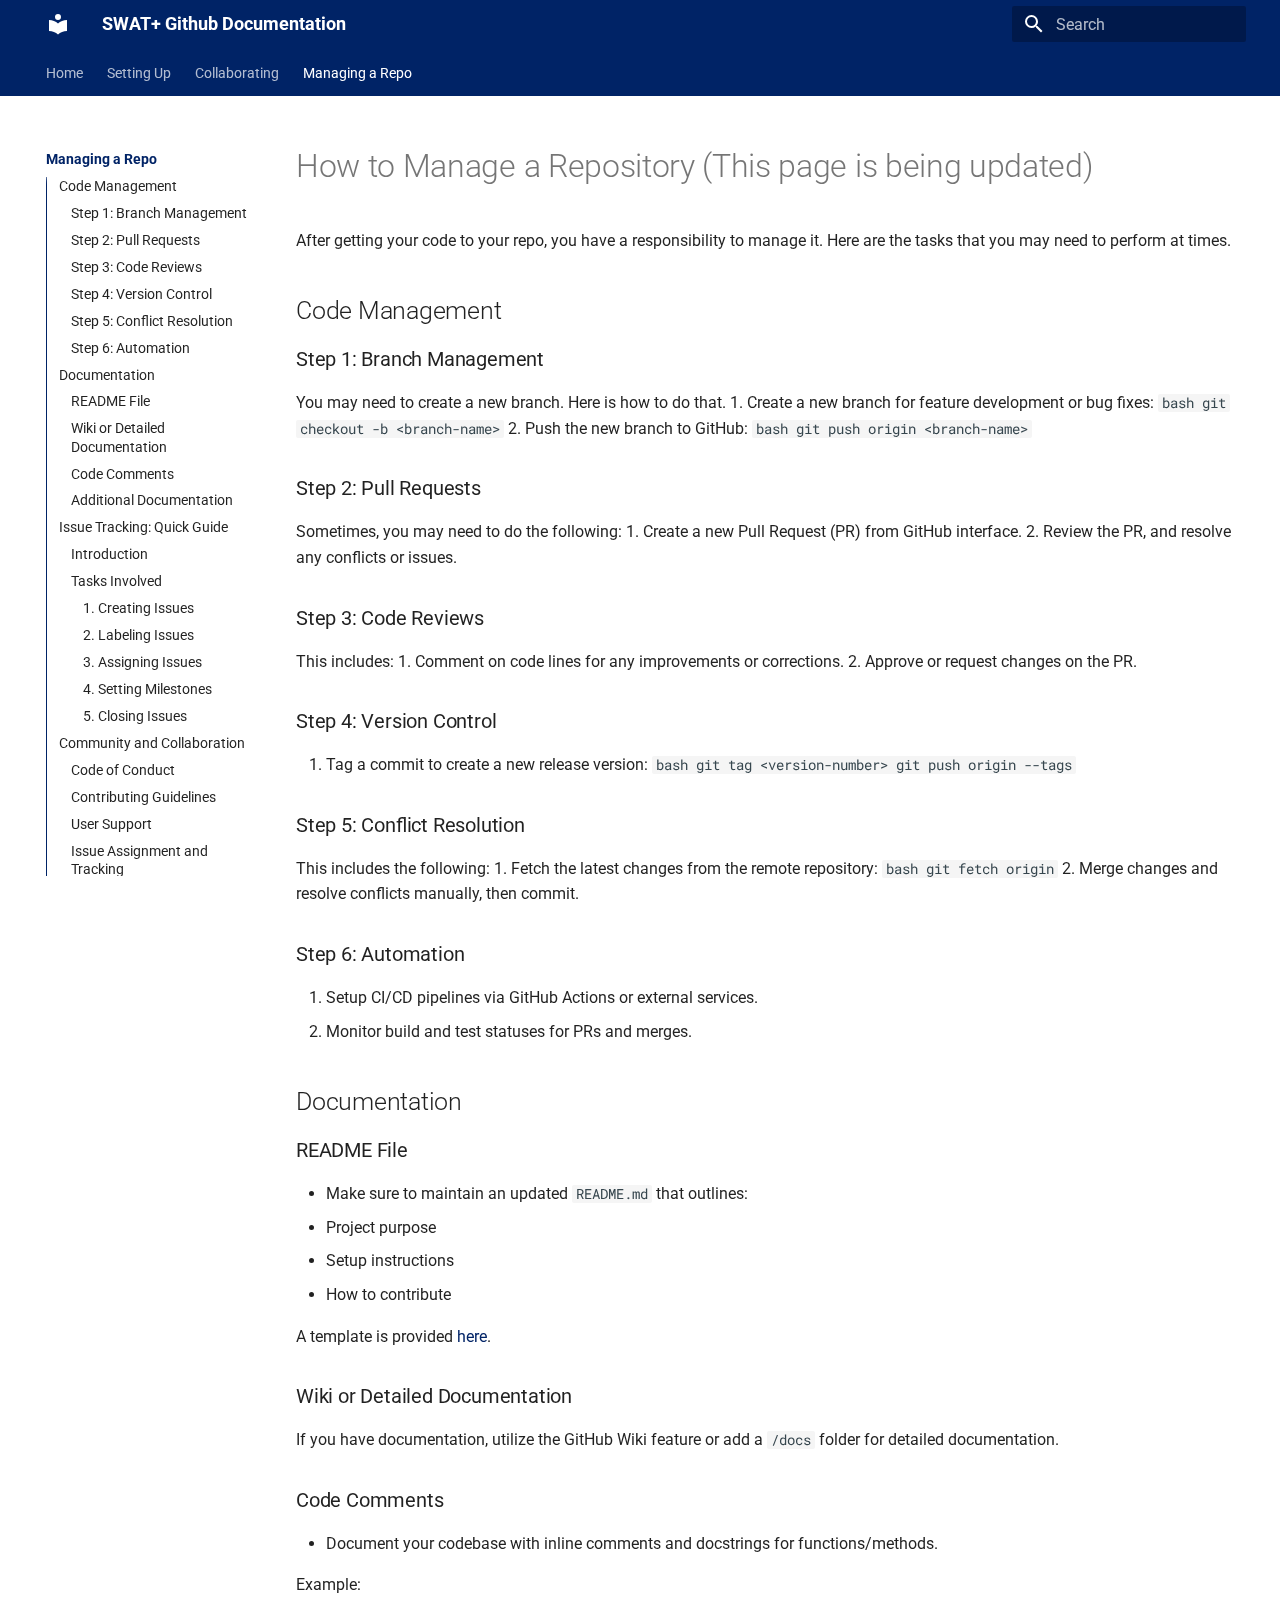
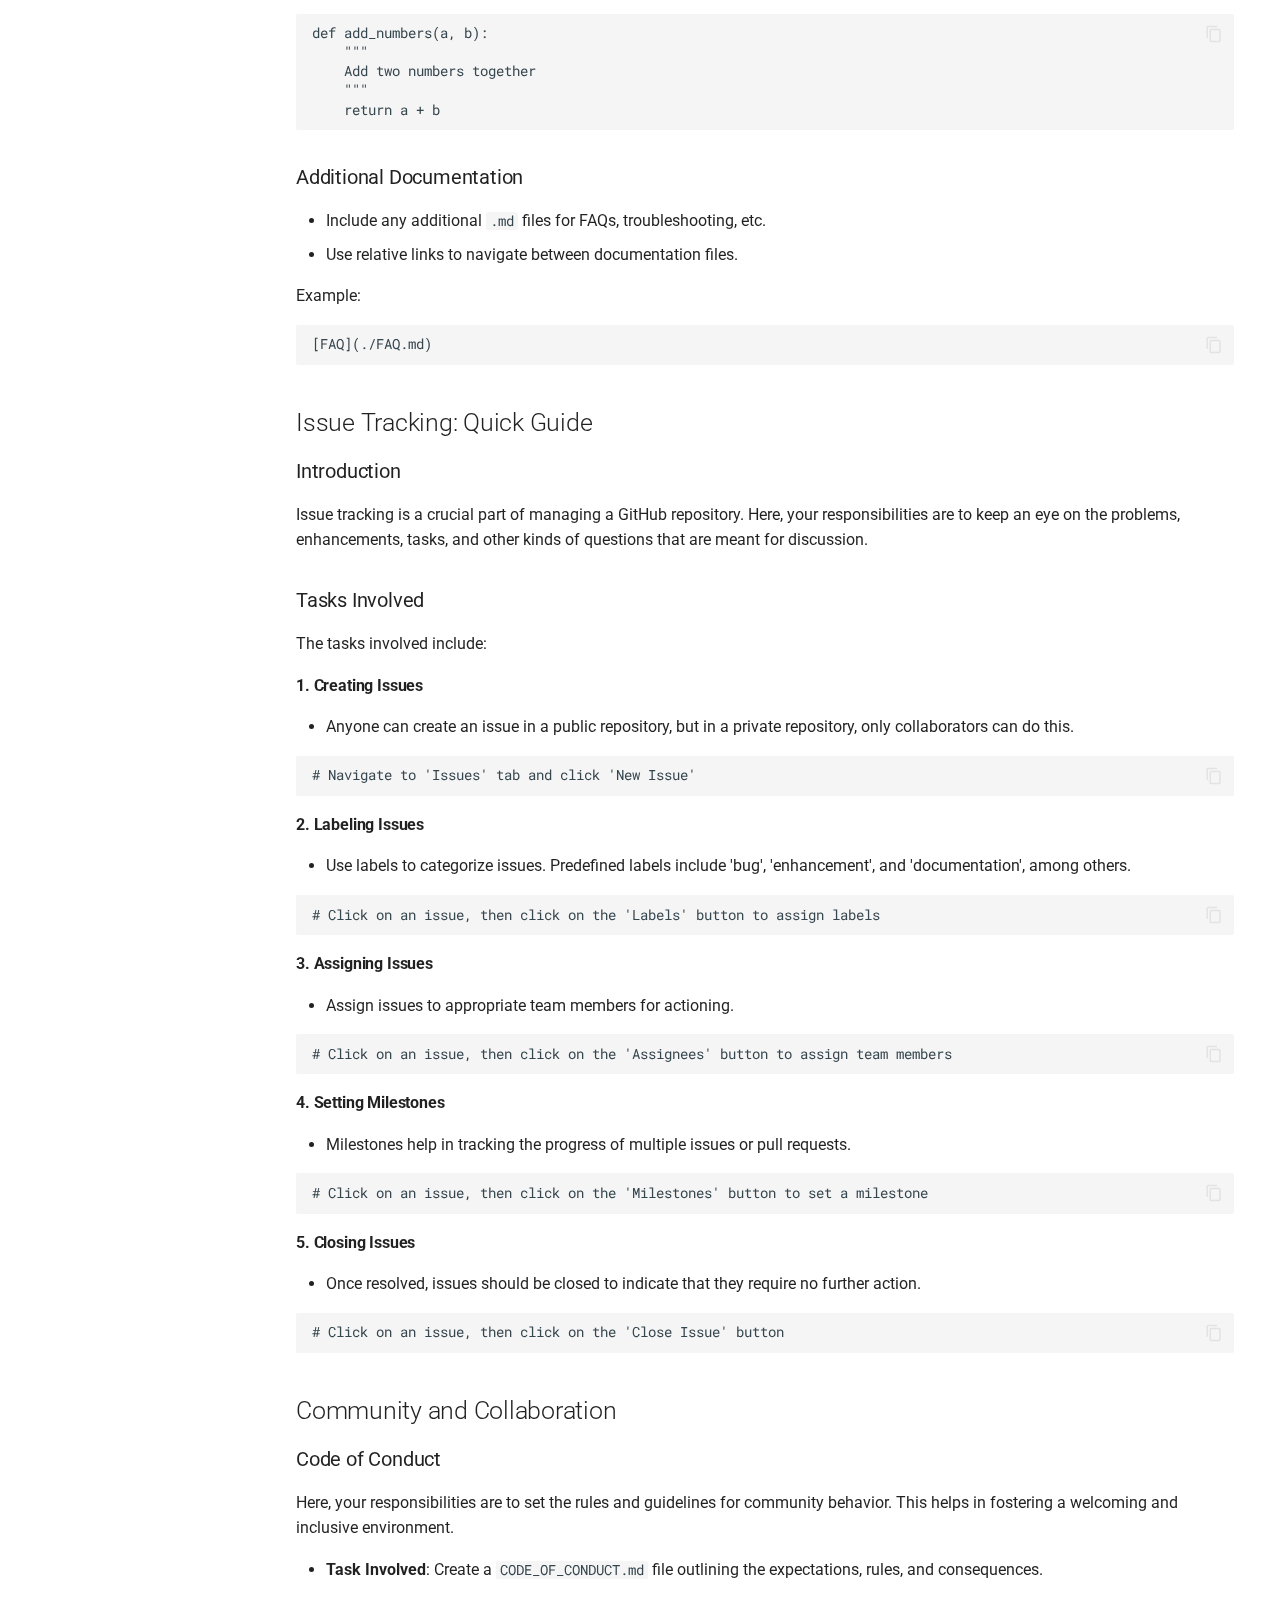
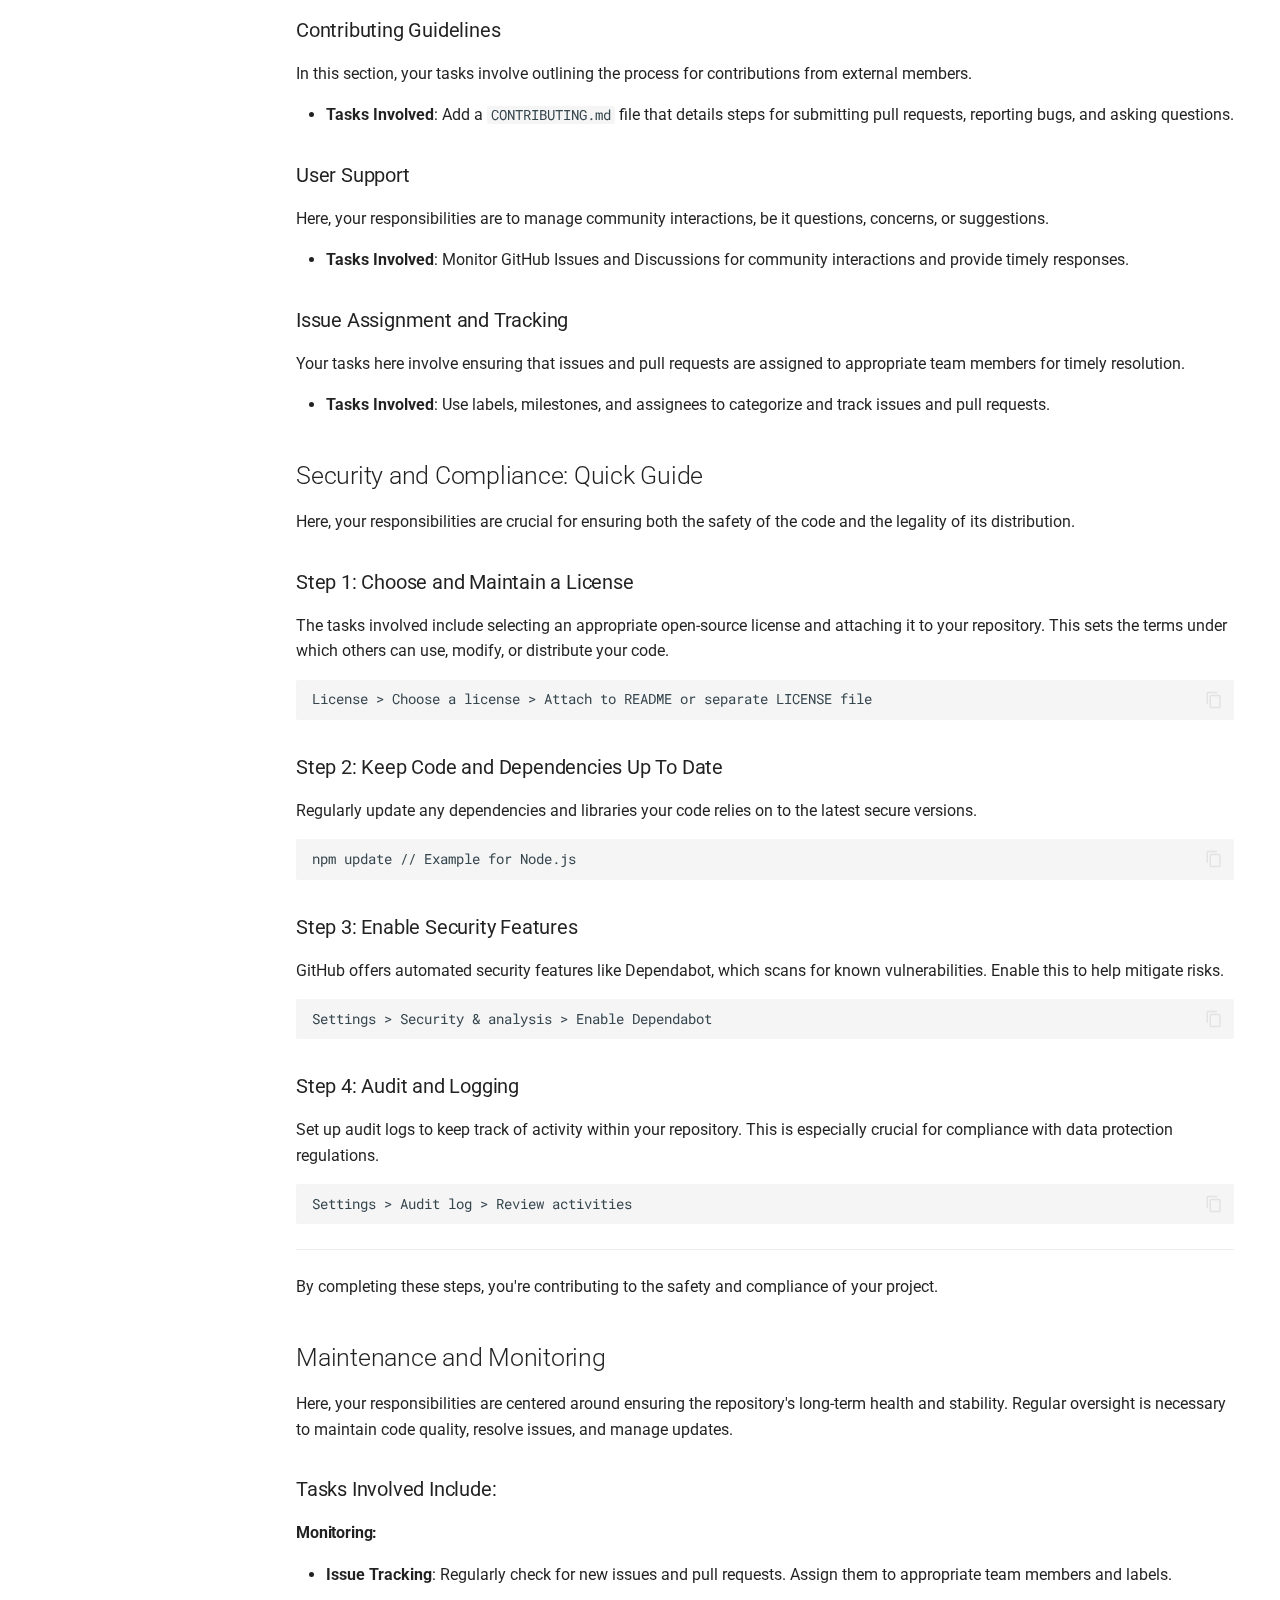
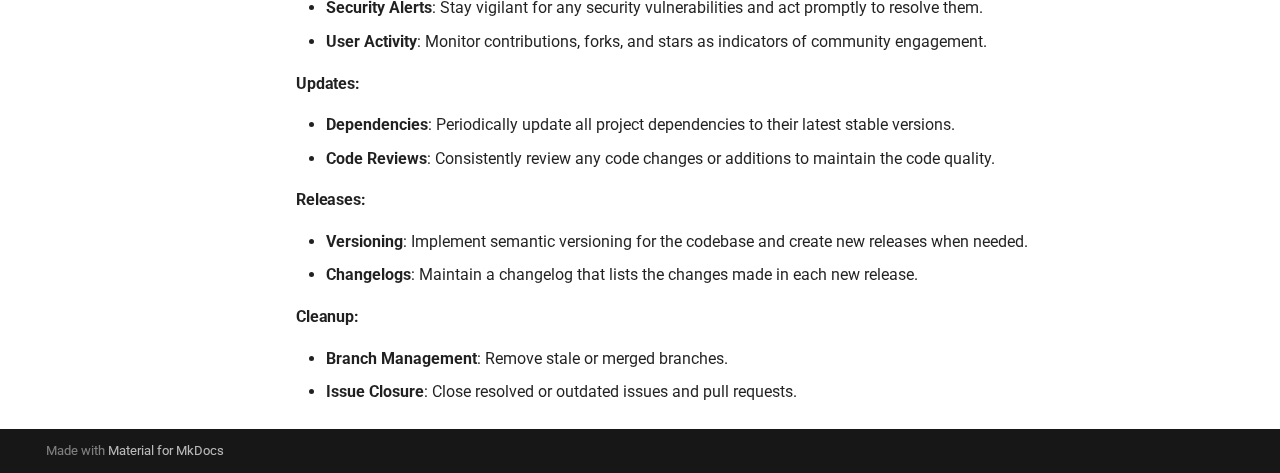
<file: managing/index.html>
<!doctype html>
<html lang="en" class="no-js">
  <head>
    
      <meta charset="utf-8">
      <meta name="viewport" content="width=device-width,initial-scale=1">
      
      
      
      
        <link rel="prev" href="../collaborating/">
      
      
      
      <link rel="icon" href="../assets/images/favicon.png">
      <meta name="generator" content="mkdocs-1.5.3, mkdocs-material-9.4.1">
    
    
      
        <title>Managing a Repo - SWAT+ Github Documentation</title>
      
    
    
      <link rel="stylesheet" href="../assets/stylesheets/main.72749a73.min.css">
      
      


    
    
      
    
    
      
        
        
        <link rel="preconnect" href="https://fonts.gstatic.com" crossorigin>
        <link rel="stylesheet" href="https://fonts.googleapis.com/css?family=Roboto:300,300i,400,400i,700,700i%7CRoboto+Mono:400,400i,700,700i&display=fallback">
        <style>:root{--md-text-font:"Roboto";--md-code-font:"Roboto Mono"}</style>
      
    
    
      <link rel="stylesheet" href="../stylesheets/extra.css">
    
    <script>__md_scope=new URL("..",location),__md_hash=e=>[...e].reduce((e,_)=>(e<<5)-e+_.charCodeAt(0),0),__md_get=(e,_=localStorage,t=__md_scope)=>JSON.parse(_.getItem(t.pathname+"."+e)),__md_set=(e,_,t=localStorage,a=__md_scope)=>{try{t.setItem(a.pathname+"."+e,JSON.stringify(_))}catch(e){}}</script>
    
      

    
    
    
  </head>
  
  
    <body dir="ltr">
  
    
    
      <script>var palette=__md_get("__palette");if(palette&&"object"==typeof palette.color)for(var key of Object.keys(palette.color))document.body.setAttribute("data-md-color-"+key,palette.color[key])</script>
    
    <input class="md-toggle" data-md-toggle="drawer" type="checkbox" id="__drawer" autocomplete="off">
    <input class="md-toggle" data-md-toggle="search" type="checkbox" id="__search" autocomplete="off">
    <label class="md-overlay" for="__drawer"></label>
    <div data-md-component="skip">
      
        
        <a href="#how-to-manage-a-repository-this-page-is-being-updated" class="md-skip">
          Skip to content
        </a>
      
    </div>
    <div data-md-component="announce">
      
    </div>
    
    
      

<header class="md-header" data-md-component="header">
  <nav class="md-header__inner md-grid" aria-label="Header">
    <a href=".." title="SWAT+ Github Documentation" class="md-header__button md-logo" aria-label="SWAT+ Github Documentation" data-md-component="logo">
      
  
  <svg xmlns="http://www.w3.org/2000/svg" viewBox="0 0 24 24"><path d="M12 8a3 3 0 0 0 3-3 3 3 0 0 0-3-3 3 3 0 0 0-3 3 3 3 0 0 0 3 3m0 3.54C9.64 9.35 6.5 8 3 8v11c3.5 0 6.64 1.35 9 3.54 2.36-2.19 5.5-3.54 9-3.54V8c-3.5 0-6.64 1.35-9 3.54Z"/></svg>

    </a>
    <label class="md-header__button md-icon" for="__drawer">
      
      <svg xmlns="http://www.w3.org/2000/svg" viewBox="0 0 24 24"><path d="M3 6h18v2H3V6m0 5h18v2H3v-2m0 5h18v2H3v-2Z"/></svg>
    </label>
    <div class="md-header__title" data-md-component="header-title">
      <div class="md-header__ellipsis">
        <div class="md-header__topic">
          <span class="md-ellipsis">
            SWAT+ Github Documentation
          </span>
        </div>
        <div class="md-header__topic" data-md-component="header-topic">
          <span class="md-ellipsis">
            
              Managing a Repo
            
          </span>
        </div>
      </div>
    </div>
    
    
    
      <label class="md-header__button md-icon" for="__search">
        
        <svg xmlns="http://www.w3.org/2000/svg" viewBox="0 0 24 24"><path d="M9.5 3A6.5 6.5 0 0 1 16 9.5c0 1.61-.59 3.09-1.56 4.23l.27.27h.79l5 5-1.5 1.5-5-5v-.79l-.27-.27A6.516 6.516 0 0 1 9.5 16 6.5 6.5 0 0 1 3 9.5 6.5 6.5 0 0 1 9.5 3m0 2C7 5 5 7 5 9.5S7 14 9.5 14 14 12 14 9.5 12 5 9.5 5Z"/></svg>
      </label>
      <div class="md-search" data-md-component="search" role="dialog">
  <label class="md-search__overlay" for="__search"></label>
  <div class="md-search__inner" role="search">
    <form class="md-search__form" name="search">
      <input type="text" class="md-search__input" name="query" aria-label="Search" placeholder="Search" autocapitalize="off" autocorrect="off" autocomplete="off" spellcheck="false" data-md-component="search-query" required>
      <label class="md-search__icon md-icon" for="__search">
        
        <svg xmlns="http://www.w3.org/2000/svg" viewBox="0 0 24 24"><path d="M9.5 3A6.5 6.5 0 0 1 16 9.5c0 1.61-.59 3.09-1.56 4.23l.27.27h.79l5 5-1.5 1.5-5-5v-.79l-.27-.27A6.516 6.516 0 0 1 9.5 16 6.5 6.5 0 0 1 3 9.5 6.5 6.5 0 0 1 9.5 3m0 2C7 5 5 7 5 9.5S7 14 9.5 14 14 12 14 9.5 12 5 9.5 5Z"/></svg>
        
        <svg xmlns="http://www.w3.org/2000/svg" viewBox="0 0 24 24"><path d="M20 11v2H8l5.5 5.5-1.42 1.42L4.16 12l7.92-7.92L13.5 5.5 8 11h12Z"/></svg>
      </label>
      <nav class="md-search__options" aria-label="Search">
        
        <button type="reset" class="md-search__icon md-icon" title="Clear" aria-label="Clear" tabindex="-1">
          
          <svg xmlns="http://www.w3.org/2000/svg" viewBox="0 0 24 24"><path d="M19 6.41 17.59 5 12 10.59 6.41 5 5 6.41 10.59 12 5 17.59 6.41 19 12 13.41 17.59 19 19 17.59 13.41 12 19 6.41Z"/></svg>
        </button>
      </nav>
      
        <div class="md-search__suggest" data-md-component="search-suggest"></div>
      
    </form>
    <div class="md-search__output">
      <div class="md-search__scrollwrap" data-md-scrollfix>
        <div class="md-search-result" data-md-component="search-result">
          <div class="md-search-result__meta">
            Initializing search
          </div>
          <ol class="md-search-result__list" role="presentation"></ol>
        </div>
      </div>
    </div>
  </div>
</div>
    
    
  </nav>
  
</header>
    
    <div class="md-container" data-md-component="container">
      
      
        
          
            
<nav class="md-tabs" aria-label="Tabs" data-md-component="tabs">
  <div class="md-grid">
    <ul class="md-tabs__list">
      
        
  
  
  
    <li class="md-tabs__item">
      <a href=".." class="md-tabs__link">
        
  
    
  
  Home

      </a>
    </li>
  

      
        
  
  
  
    <li class="md-tabs__item">
      <a href="../setup/" class="md-tabs__link">
        
  
    
  
  Setting Up

      </a>
    </li>
  

      
        
  
  
  
    <li class="md-tabs__item">
      <a href="../collaborating/" class="md-tabs__link">
        
  
    
  
  Collaborating

      </a>
    </li>
  

      
        
  
  
    
  
  
    <li class="md-tabs__item md-tabs__item--active">
      <a href="./" class="md-tabs__link">
        
  
    
  
  Managing a Repo

      </a>
    </li>
  

      
    </ul>
  </div>
</nav>
          
        
      
      <main class="md-main" data-md-component="main">
        <div class="md-main__inner md-grid">
          
            
              
              <div class="md-sidebar md-sidebar--primary" data-md-component="sidebar" data-md-type="navigation" >
                <div class="md-sidebar__scrollwrap">
                  <div class="md-sidebar__inner">
                    


  


  

<nav class="md-nav md-nav--primary md-nav--lifted md-nav--integrated" aria-label="Navigation" data-md-level="0">
  <label class="md-nav__title" for="__drawer">
    <a href=".." title="SWAT+ Github Documentation" class="md-nav__button md-logo" aria-label="SWAT+ Github Documentation" data-md-component="logo">
      
  
  <svg xmlns="http://www.w3.org/2000/svg" viewBox="0 0 24 24"><path d="M12 8a3 3 0 0 0 3-3 3 3 0 0 0-3-3 3 3 0 0 0-3 3 3 3 0 0 0 3 3m0 3.54C9.64 9.35 6.5 8 3 8v11c3.5 0 6.64 1.35 9 3.54 2.36-2.19 5.5-3.54 9-3.54V8c-3.5 0-6.64 1.35-9 3.54Z"/></svg>

    </a>
    SWAT+ Github Documentation
  </label>
  
  <ul class="md-nav__list" data-md-scrollfix>
    
      
      
  
  
  
    <li class="md-nav__item">
      <a href=".." class="md-nav__link">
        
  
  <span class="md-ellipsis">
    Home
  </span>
  

      </a>
    </li>
  

    
      
      
  
  
  
    <li class="md-nav__item">
      <a href="../setup/" class="md-nav__link">
        
  
  <span class="md-ellipsis">
    Setting Up
  </span>
  

      </a>
    </li>
  

    
      
      
  
  
  
    <li class="md-nav__item">
      <a href="../collaborating/" class="md-nav__link">
        
  
  <span class="md-ellipsis">
    Collaborating
  </span>
  

      </a>
    </li>
  

    
      
      
  
  
    
  
  
    <li class="md-nav__item md-nav__item--active">
      
      <input class="md-nav__toggle md-toggle" type="checkbox" id="__toc">
      
      
        
      
      
        <label class="md-nav__link md-nav__link--active" for="__toc">
          
  
  <span class="md-ellipsis">
    Managing a Repo
  </span>
  

          <span class="md-nav__icon md-icon"></span>
        </label>
      
      <a href="./" class="md-nav__link md-nav__link--active">
        
  
  <span class="md-ellipsis">
    Managing a Repo
  </span>
  

      </a>
      
        

<nav class="md-nav md-nav--secondary" aria-label="Table of contents">
  
  
  
    
  
  
    <label class="md-nav__title" for="__toc">
      <span class="md-nav__icon md-icon"></span>
      Table of contents
    </label>
    <ul class="md-nav__list" data-md-component="toc" data-md-scrollfix>
      
        <li class="md-nav__item">
  <a href="#code-management" class="md-nav__link">
    Code Management
  </a>
  
    <nav class="md-nav" aria-label="Code Management">
      <ul class="md-nav__list">
        
          <li class="md-nav__item">
  <a href="#step-1-branch-management" class="md-nav__link">
    Step 1: Branch Management
  </a>
  
</li>
        
          <li class="md-nav__item">
  <a href="#step-2-pull-requests" class="md-nav__link">
    Step 2: Pull Requests
  </a>
  
</li>
        
          <li class="md-nav__item">
  <a href="#step-3-code-reviews" class="md-nav__link">
    Step 3: Code Reviews
  </a>
  
</li>
        
          <li class="md-nav__item">
  <a href="#step-4-version-control" class="md-nav__link">
    Step 4: Version Control
  </a>
  
</li>
        
          <li class="md-nav__item">
  <a href="#step-5-conflict-resolution" class="md-nav__link">
    Step 5: Conflict Resolution
  </a>
  
</li>
        
          <li class="md-nav__item">
  <a href="#step-6-automation" class="md-nav__link">
    Step 6: Automation
  </a>
  
</li>
        
      </ul>
    </nav>
  
</li>
      
        <li class="md-nav__item">
  <a href="#documentation" class="md-nav__link">
    Documentation
  </a>
  
    <nav class="md-nav" aria-label="Documentation">
      <ul class="md-nav__list">
        
          <li class="md-nav__item">
  <a href="#readme-file" class="md-nav__link">
    README File
  </a>
  
</li>
        
          <li class="md-nav__item">
  <a href="#wiki-or-detailed-documentation" class="md-nav__link">
    Wiki or Detailed Documentation
  </a>
  
</li>
        
          <li class="md-nav__item">
  <a href="#code-comments" class="md-nav__link">
    Code Comments
  </a>
  
</li>
        
          <li class="md-nav__item">
  <a href="#additional-documentation" class="md-nav__link">
    Additional Documentation
  </a>
  
</li>
        
      </ul>
    </nav>
  
</li>
      
        <li class="md-nav__item">
  <a href="#issue-tracking-quick-guide" class="md-nav__link">
    Issue Tracking: Quick Guide
  </a>
  
    <nav class="md-nav" aria-label="Issue Tracking: Quick Guide">
      <ul class="md-nav__list">
        
          <li class="md-nav__item">
  <a href="#introduction" class="md-nav__link">
    Introduction
  </a>
  
</li>
        
          <li class="md-nav__item">
  <a href="#tasks-involved" class="md-nav__link">
    Tasks Involved
  </a>
  
    <nav class="md-nav" aria-label="Tasks Involved">
      <ul class="md-nav__list">
        
          <li class="md-nav__item">
  <a href="#1-creating-issues" class="md-nav__link">
    1. Creating Issues
  </a>
  
</li>
        
          <li class="md-nav__item">
  <a href="#2-labeling-issues" class="md-nav__link">
    2. Labeling Issues
  </a>
  
</li>
        
          <li class="md-nav__item">
  <a href="#3-assigning-issues" class="md-nav__link">
    3. Assigning Issues
  </a>
  
</li>
        
          <li class="md-nav__item">
  <a href="#4-setting-milestones" class="md-nav__link">
    4. Setting Milestones
  </a>
  
</li>
        
          <li class="md-nav__item">
  <a href="#5-closing-issues" class="md-nav__link">
    5. Closing Issues
  </a>
  
</li>
        
      </ul>
    </nav>
  
</li>
        
      </ul>
    </nav>
  
</li>
      
        <li class="md-nav__item">
  <a href="#community-and-collaboration" class="md-nav__link">
    Community and Collaboration
  </a>
  
    <nav class="md-nav" aria-label="Community and Collaboration">
      <ul class="md-nav__list">
        
          <li class="md-nav__item">
  <a href="#code-of-conduct" class="md-nav__link">
    Code of Conduct
  </a>
  
</li>
        
          <li class="md-nav__item">
  <a href="#contributing-guidelines" class="md-nav__link">
    Contributing Guidelines
  </a>
  
</li>
        
          <li class="md-nav__item">
  <a href="#user-support" class="md-nav__link">
    User Support
  </a>
  
</li>
        
          <li class="md-nav__item">
  <a href="#issue-assignment-and-tracking" class="md-nav__link">
    Issue Assignment and Tracking
  </a>
  
</li>
        
      </ul>
    </nav>
  
</li>
      
        <li class="md-nav__item">
  <a href="#security-and-compliance-quick-guide" class="md-nav__link">
    Security and Compliance: Quick Guide
  </a>
  
    <nav class="md-nav" aria-label="Security and Compliance: Quick Guide">
      <ul class="md-nav__list">
        
          <li class="md-nav__item">
  <a href="#step-1-choose-and-maintain-a-license" class="md-nav__link">
    Step 1: Choose and Maintain a License
  </a>
  
</li>
        
          <li class="md-nav__item">
  <a href="#step-2-keep-code-and-dependencies-up-to-date" class="md-nav__link">
    Step 2: Keep Code and Dependencies Up To Date
  </a>
  
</li>
        
          <li class="md-nav__item">
  <a href="#step-3-enable-security-features" class="md-nav__link">
    Step 3: Enable Security Features
  </a>
  
</li>
        
          <li class="md-nav__item">
  <a href="#step-4-audit-and-logging" class="md-nav__link">
    Step 4: Audit and Logging
  </a>
  
</li>
        
      </ul>
    </nav>
  
</li>
      
        <li class="md-nav__item">
  <a href="#maintenance-and-monitoring" class="md-nav__link">
    Maintenance and Monitoring
  </a>
  
    <nav class="md-nav" aria-label="Maintenance and Monitoring">
      <ul class="md-nav__list">
        
          <li class="md-nav__item">
  <a href="#tasks-involved-include" class="md-nav__link">
    Tasks Involved Include:
  </a>
  
    <nav class="md-nav" aria-label="Tasks Involved Include:">
      <ul class="md-nav__list">
        
          <li class="md-nav__item">
  <a href="#monitoring" class="md-nav__link">
    Monitoring:
  </a>
  
</li>
        
          <li class="md-nav__item">
  <a href="#updates" class="md-nav__link">
    Updates:
  </a>
  
</li>
        
          <li class="md-nav__item">
  <a href="#releases" class="md-nav__link">
    Releases:
  </a>
  
</li>
        
          <li class="md-nav__item">
  <a href="#cleanup" class="md-nav__link">
    Cleanup:
  </a>
  
</li>
        
      </ul>
    </nav>
  
</li>
        
      </ul>
    </nav>
  
</li>
      
    </ul>
  
</nav>
      
    </li>
  

    
  </ul>
</nav>
                  </div>
                </div>
              </div>
            
            
          
          
            <div class="md-content" data-md-component="content">
              <article class="md-content__inner md-typeset">
                
                  


<h1 id="how-to-manage-a-repository-this-page-is-being-updated">How to Manage a Repository (This page is being updated)</h1>
<p>After getting your code to your repo, you have a responsibility to manage it. Here are the tasks that you may need to perform at times.</p>
<h2 id="code-management">Code Management</h2>
<h3 id="step-1-branch-management">Step 1: Branch Management</h3>
<p>You may need to create a new branch. Here is how to do that.
1. Create a new branch for feature development or bug fixes:
    <code>bash
    git checkout -b &lt;branch-name&gt;</code>
2. Push the new branch to GitHub:
    <code>bash
    git push origin &lt;branch-name&gt;</code></p>
<h3 id="step-2-pull-requests">Step 2: Pull Requests</h3>
<p>Sometimes, you may need to do the following:
1. Create a new Pull Request (PR) from GitHub interface.
2. Review the PR, and resolve any conflicts or issues.</p>
<h3 id="step-3-code-reviews">Step 3: Code Reviews</h3>
<p>This includes:
1. Comment on code lines for any improvements or corrections.
2. Approve or request changes on the PR.</p>
<h3 id="step-4-version-control">Step 4: Version Control</h3>
<ol>
<li>Tag a commit to create a new release version:
    <code>bash
    git tag &lt;version-number&gt;
    git push origin --tags</code></li>
</ol>
<h3 id="step-5-conflict-resolution">Step 5: Conflict Resolution</h3>
<p>This includes the following:
1. Fetch the latest changes from the remote repository:
    <code>bash
    git fetch origin</code>
2. Merge changes and resolve conflicts manually, then commit.</p>
<h3 id="step-6-automation">Step 6: Automation</h3>
<ol>
<li>Setup CI/CD pipelines via GitHub Actions or external services.</li>
<li>Monitor build and test statuses for PRs and merges.</li>
</ol>
<h2 id="documentation">Documentation</h2>
<h3 id="readme-file">README File</h3>
<ul>
<li>Make sure to maintain an updated <code>README.md</code> that outlines:</li>
<li>Project purpose</li>
<li>Setup instructions</li>
<li>How to contribute</li>
</ul>
<p>A template is provided <a href="/templates/README.md">here</a>.</p>
<h3 id="wiki-or-detailed-documentation">Wiki or Detailed Documentation</h3>
<p>If you have documentation, utilize the GitHub Wiki feature or add a <code>/docs</code> folder for detailed documentation.</p>
<h3 id="code-comments">Code Comments</h3>
<ul>
<li>Document your codebase with inline comments and docstrings for functions/methods.</li>
</ul>
<p>Example:</p>
<pre><code class="language-python">def add_numbers(a, b):
    &quot;&quot;&quot;
    Add two numbers together
    &quot;&quot;&quot;
    return a + b
</code></pre>
<h3 id="additional-documentation">Additional Documentation</h3>
<ul>
<li>Include any additional <code>.md</code> files for FAQs, troubleshooting, etc.</li>
<li>Use relative links to navigate between documentation files.</li>
</ul>
<p>Example:</p>
<pre><code class="language-markdown">[FAQ](./FAQ.md)
</code></pre>
<h2 id="issue-tracking-quick-guide">Issue Tracking: Quick Guide</h2>
<h3 id="introduction">Introduction</h3>
<p>Issue tracking is a crucial part of managing a GitHub repository. Here, your responsibilities are to keep an eye on the problems, enhancements, tasks, and other kinds of questions that are meant for discussion.</p>
<h3 id="tasks-involved">Tasks Involved</h3>
<p>The tasks involved include:</p>
<h4 id="1-creating-issues">1. Creating Issues</h4>
<ul>
<li>Anyone can create an issue in a public repository, but in a private repository, only collaborators can do this.</li>
</ul>
<pre><code class="language-bash"># Navigate to 'Issues' tab and click 'New Issue'
</code></pre>
<h4 id="2-labeling-issues">2. Labeling Issues</h4>
<ul>
<li>Use labels to categorize issues. Predefined labels include 'bug', 'enhancement', and 'documentation', among others.</li>
</ul>
<pre><code class="language-bash"># Click on an issue, then click on the 'Labels' button to assign labels
</code></pre>
<h4 id="3-assigning-issues">3. Assigning Issues</h4>
<ul>
<li>Assign issues to appropriate team members for actioning.</li>
</ul>
<pre><code class="language-bash"># Click on an issue, then click on the 'Assignees' button to assign team members
</code></pre>
<h4 id="4-setting-milestones">4. Setting Milestones</h4>
<ul>
<li>Milestones help in tracking the progress of multiple issues or pull requests.</li>
</ul>
<pre><code class="language-bash"># Click on an issue, then click on the 'Milestones' button to set a milestone
</code></pre>
<h4 id="5-closing-issues">5. Closing Issues</h4>
<ul>
<li>Once resolved, issues should be closed to indicate that they require no further action.</li>
</ul>
<pre><code class="language-bash"># Click on an issue, then click on the 'Close Issue' button
</code></pre>
<h2 id="community-and-collaboration">Community and Collaboration</h2>
<h3 id="code-of-conduct">Code of Conduct</h3>
<p>Here, your responsibilities are to set the rules and guidelines for community behavior. This helps in fostering a welcoming and inclusive environment.</p>
<ul>
<li><strong>Task Involved</strong>: Create a <code>CODE_OF_CONDUCT.md</code> file outlining the expectations, rules, and consequences.</li>
</ul>
<h3 id="contributing-guidelines">Contributing Guidelines</h3>
<p>In this section, your tasks involve outlining the process for contributions from external members.</p>
<ul>
<li><strong>Tasks Involved</strong>: Add a <code>CONTRIBUTING.md</code> file that details steps for submitting pull requests, reporting bugs, and asking questions.</li>
</ul>
<h3 id="user-support">User Support</h3>
<p>Here, your responsibilities are to manage community interactions, be it questions, concerns, or suggestions.</p>
<ul>
<li><strong>Tasks Involved</strong>: Monitor GitHub Issues and Discussions for community interactions and provide timely responses.</li>
</ul>
<h3 id="issue-assignment-and-tracking">Issue Assignment and Tracking</h3>
<p>Your tasks here involve ensuring that issues and pull requests are assigned to appropriate team members for timely resolution.</p>
<ul>
<li><strong>Tasks Involved</strong>: Use labels, milestones, and assignees to categorize and track issues and pull requests.</li>
</ul>
<h2 id="security-and-compliance-quick-guide">Security and Compliance: Quick Guide</h2>
<p>Here, your responsibilities are crucial for ensuring both the safety of the code and the legality of its distribution.</p>
<h3 id="step-1-choose-and-maintain-a-license">Step 1: Choose and Maintain a License</h3>
<p>The tasks involved include selecting an appropriate open-source license and attaching it to your repository. This sets the terms under which others can use, modify, or distribute your code.</p>
<pre><code class="language-markdown">License &gt; Choose a license &gt; Attach to README or separate LICENSE file
</code></pre>
<h3 id="step-2-keep-code-and-dependencies-up-to-date">Step 2: Keep Code and Dependencies Up To Date</h3>
<p>Regularly update any dependencies and libraries your code relies on to the latest secure versions.</p>
<pre><code class="language-bash">npm update // Example for Node.js
</code></pre>
<h3 id="step-3-enable-security-features">Step 3: Enable Security Features</h3>
<p>GitHub offers automated security features like Dependabot, which scans for known vulnerabilities. Enable this to help mitigate risks.</p>
<pre><code class="language-markdown">Settings &gt; Security &amp; analysis &gt; Enable Dependabot
</code></pre>
<h3 id="step-4-audit-and-logging">Step 4: Audit and Logging</h3>
<p>Set up audit logs to keep track of activity within your repository. This is especially crucial for compliance with data protection regulations.</p>
<pre><code class="language-markdown">Settings &gt; Audit log &gt; Review activities
</code></pre>
<hr />
<p>By completing these steps, you're contributing to the safety and compliance of your project.</p>
<h2 id="maintenance-and-monitoring">Maintenance and Monitoring</h2>
<p>Here, your responsibilities are centered around ensuring the repository's long-term health and stability. Regular oversight is necessary to maintain code quality, resolve issues, and manage updates.</p>
<h3 id="tasks-involved-include">Tasks Involved Include:</h3>
<h4 id="monitoring">Monitoring:</h4>
<ul>
<li><strong>Issue Tracking</strong>: Regularly check for new issues and pull requests. Assign them to appropriate team members and labels.</li>
<li><strong>Security Alerts</strong>: Stay vigilant for any security vulnerabilities and act promptly to resolve them.</li>
<li><strong>User Activity</strong>: Monitor contributions, forks, and stars as indicators of community engagement.</li>
</ul>
<h4 id="updates">Updates:</h4>
<ul>
<li><strong>Dependencies</strong>: Periodically update all project dependencies to their latest stable versions.</li>
<li><strong>Code Reviews</strong>: Consistently review any code changes or additions to maintain the code quality.</li>
</ul>
<h4 id="releases">Releases:</h4>
<ul>
<li><strong>Versioning</strong>: Implement semantic versioning for the codebase and create new releases when needed.</li>
<li><strong>Changelogs</strong>: Maintain a changelog that lists the changes made in each new release.</li>
</ul>
<h4 id="cleanup">Cleanup:</h4>
<ul>
<li><strong>Branch Management</strong>: Remove stale or merged branches.</li>
<li><strong>Issue Closure</strong>: Close resolved or outdated issues and pull requests.</li>
</ul>





                
              </article>
            </div>
          
          
  <script>var tabs=__md_get("__tabs");if(Array.isArray(tabs))e:for(var set of document.querySelectorAll(".tabbed-set")){var tab,labels=set.querySelector(".tabbed-labels");for(tab of tabs)for(var label of labels.getElementsByTagName("label"))if(label.innerText.trim()===tab){var input=document.getElementById(label.htmlFor);input.checked=!0;continue e}}</script>

        </div>
        
          <button type="button" class="md-top md-icon" data-md-component="top" hidden>
            
            <svg xmlns="http://www.w3.org/2000/svg" viewBox="0 0 24 24"><path d="M13 20h-2V8l-5.5 5.5-1.42-1.42L12 4.16l7.92 7.92-1.42 1.42L13 8v12Z"/></svg>
            Back to top
          </button>
        
      </main>
      
        <footer class="md-footer">
  
  <div class="md-footer-meta md-typeset">
    <div class="md-footer-meta__inner md-grid">
      <div class="md-copyright">
  
  
    Made with
    <a href="https://squidfunk.github.io/mkdocs-material/" target="_blank" rel="noopener">
      Material for MkDocs
    </a>
  
</div>
      
    </div>
  </div>
</footer>
      
    </div>
    <div class="md-dialog" data-md-component="dialog">
      <div class="md-dialog__inner md-typeset"></div>
    </div>
    
    <script id="__config" type="application/json">{"base": "..", "features": ["navigation.tabs", "navigation.sections", "toc.integrate", "navigation.top", "search.suggest", "search.highlight", "content.tabs.link", "content.code.annotation", "content.code.copy"], "search": "../assets/javascripts/workers/search.a264c092.min.js", "translations": {"clipboard.copied": "Copied to clipboard", "clipboard.copy": "Copy to clipboard", "search.result.more.one": "1 more on this page", "search.result.more.other": "# more on this page", "search.result.none": "No matching documents", "search.result.one": "1 matching document", "search.result.other": "# matching documents", "search.result.placeholder": "Type to start searching", "search.result.term.missing": "Missing", "select.version": "Select version"}}</script>
    
    
      <script src="../assets/javascripts/bundle.4e0fa4ba.min.js"></script>
      
    
  </body>
</html>
</file>
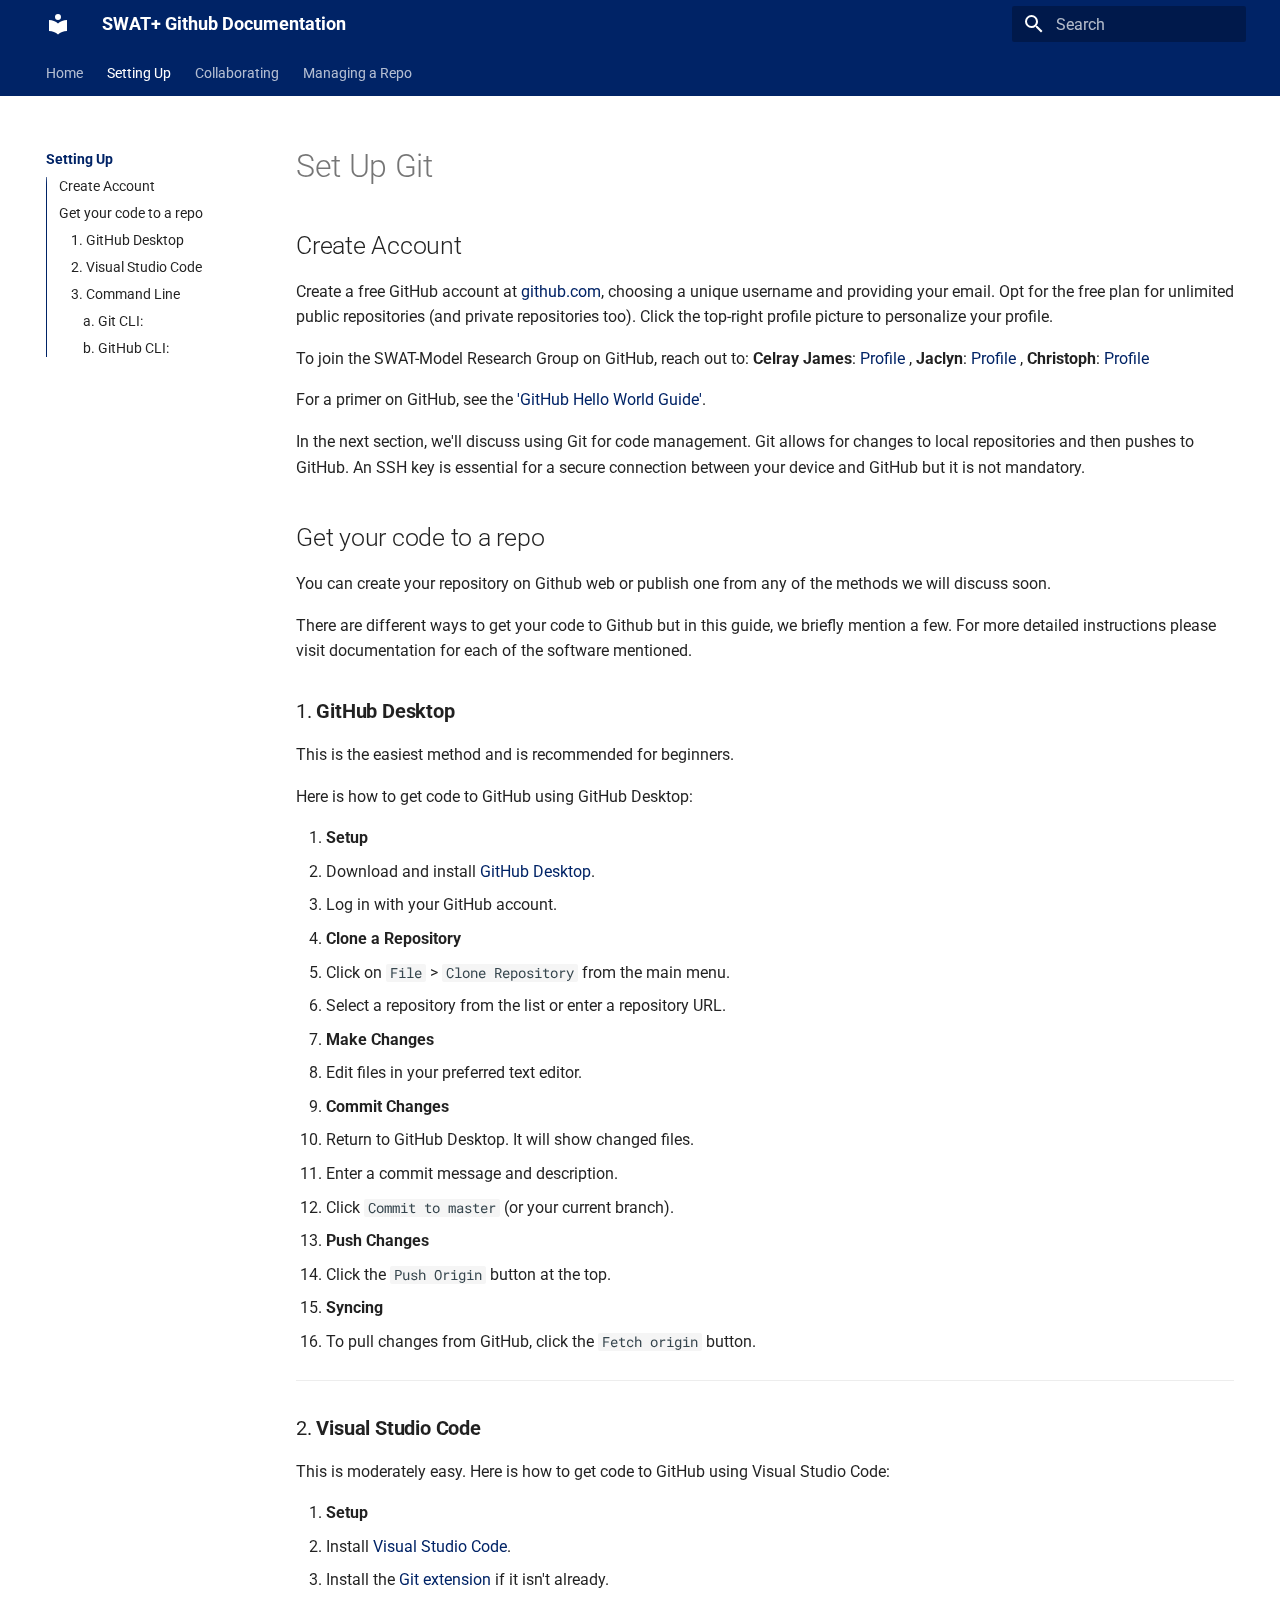
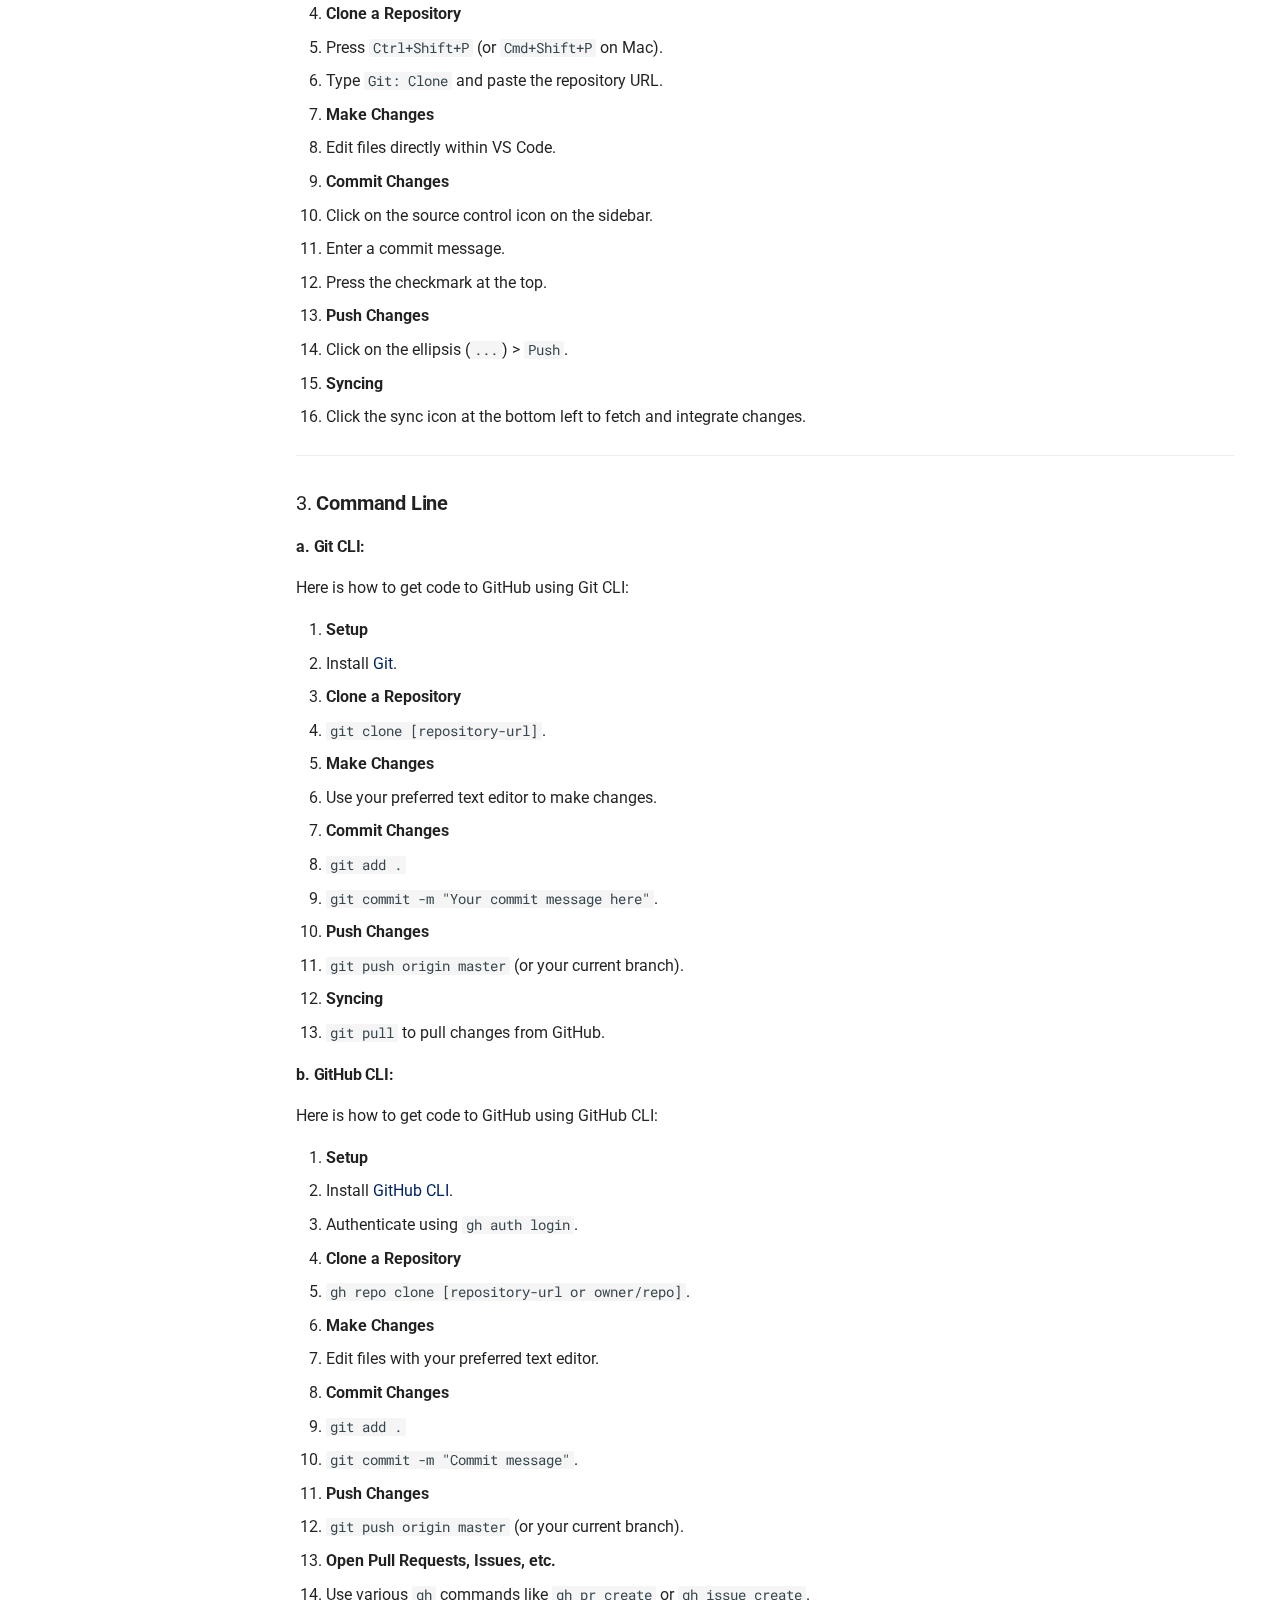
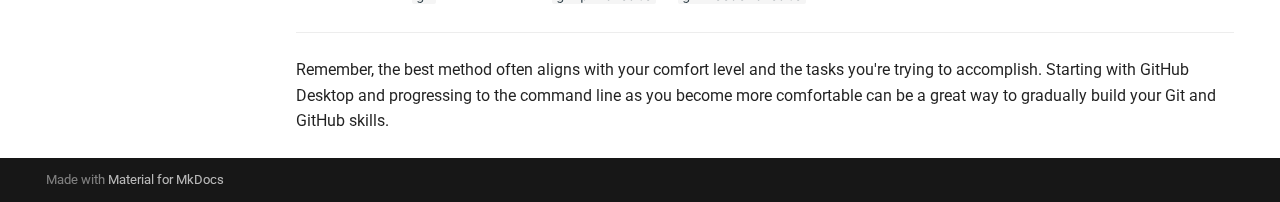
<file: setup/index.html>
<!doctype html>
<html lang="en" class="no-js">
  <head>
    
      <meta charset="utf-8">
      <meta name="viewport" content="width=device-width,initial-scale=1">
      
      
      
      
        <link rel="prev" href="..">
      
      
        <link rel="next" href="../collaborating/">
      
      
      <link rel="icon" href="../assets/images/favicon.png">
      <meta name="generator" content="mkdocs-1.5.3, mkdocs-material-9.4.1">
    
    
      
        <title>Setting Up - SWAT+ Github Documentation</title>
      
    
    
      <link rel="stylesheet" href="../assets/stylesheets/main.72749a73.min.css">
      
      


    
    
      
    
    
      
        
        
        <link rel="preconnect" href="https://fonts.gstatic.com" crossorigin>
        <link rel="stylesheet" href="https://fonts.googleapis.com/css?family=Roboto:300,300i,400,400i,700,700i%7CRoboto+Mono:400,400i,700,700i&display=fallback">
        <style>:root{--md-text-font:"Roboto";--md-code-font:"Roboto Mono"}</style>
      
    
    
      <link rel="stylesheet" href="../stylesheets/extra.css">
    
    <script>__md_scope=new URL("..",location),__md_hash=e=>[...e].reduce((e,_)=>(e<<5)-e+_.charCodeAt(0),0),__md_get=(e,_=localStorage,t=__md_scope)=>JSON.parse(_.getItem(t.pathname+"."+e)),__md_set=(e,_,t=localStorage,a=__md_scope)=>{try{t.setItem(a.pathname+"."+e,JSON.stringify(_))}catch(e){}}</script>
    
      

    
    
    
  </head>
  
  
    <body dir="ltr">
  
    
    
      <script>var palette=__md_get("__palette");if(palette&&"object"==typeof palette.color)for(var key of Object.keys(palette.color))document.body.setAttribute("data-md-color-"+key,palette.color[key])</script>
    
    <input class="md-toggle" data-md-toggle="drawer" type="checkbox" id="__drawer" autocomplete="off">
    <input class="md-toggle" data-md-toggle="search" type="checkbox" id="__search" autocomplete="off">
    <label class="md-overlay" for="__drawer"></label>
    <div data-md-component="skip">
      
        
        <a href="#set-up-git" class="md-skip">
          Skip to content
        </a>
      
    </div>
    <div data-md-component="announce">
      
    </div>
    
    
      

<header class="md-header" data-md-component="header">
  <nav class="md-header__inner md-grid" aria-label="Header">
    <a href=".." title="SWAT+ Github Documentation" class="md-header__button md-logo" aria-label="SWAT+ Github Documentation" data-md-component="logo">
      
  
  <svg xmlns="http://www.w3.org/2000/svg" viewBox="0 0 24 24"><path d="M12 8a3 3 0 0 0 3-3 3 3 0 0 0-3-3 3 3 0 0 0-3 3 3 3 0 0 0 3 3m0 3.54C9.64 9.35 6.5 8 3 8v11c3.5 0 6.64 1.35 9 3.54 2.36-2.19 5.5-3.54 9-3.54V8c-3.5 0-6.64 1.35-9 3.54Z"/></svg>

    </a>
    <label class="md-header__button md-icon" for="__drawer">
      
      <svg xmlns="http://www.w3.org/2000/svg" viewBox="0 0 24 24"><path d="M3 6h18v2H3V6m0 5h18v2H3v-2m0 5h18v2H3v-2Z"/></svg>
    </label>
    <div class="md-header__title" data-md-component="header-title">
      <div class="md-header__ellipsis">
        <div class="md-header__topic">
          <span class="md-ellipsis">
            SWAT+ Github Documentation
          </span>
        </div>
        <div class="md-header__topic" data-md-component="header-topic">
          <span class="md-ellipsis">
            
              Setting Up
            
          </span>
        </div>
      </div>
    </div>
    
    
    
      <label class="md-header__button md-icon" for="__search">
        
        <svg xmlns="http://www.w3.org/2000/svg" viewBox="0 0 24 24"><path d="M9.5 3A6.5 6.5 0 0 1 16 9.5c0 1.61-.59 3.09-1.56 4.23l.27.27h.79l5 5-1.5 1.5-5-5v-.79l-.27-.27A6.516 6.516 0 0 1 9.5 16 6.5 6.5 0 0 1 3 9.5 6.5 6.5 0 0 1 9.5 3m0 2C7 5 5 7 5 9.5S7 14 9.5 14 14 12 14 9.5 12 5 9.5 5Z"/></svg>
      </label>
      <div class="md-search" data-md-component="search" role="dialog">
  <label class="md-search__overlay" for="__search"></label>
  <div class="md-search__inner" role="search">
    <form class="md-search__form" name="search">
      <input type="text" class="md-search__input" name="query" aria-label="Search" placeholder="Search" autocapitalize="off" autocorrect="off" autocomplete="off" spellcheck="false" data-md-component="search-query" required>
      <label class="md-search__icon md-icon" for="__search">
        
        <svg xmlns="http://www.w3.org/2000/svg" viewBox="0 0 24 24"><path d="M9.5 3A6.5 6.5 0 0 1 16 9.5c0 1.61-.59 3.09-1.56 4.23l.27.27h.79l5 5-1.5 1.5-5-5v-.79l-.27-.27A6.516 6.516 0 0 1 9.5 16 6.5 6.5 0 0 1 3 9.5 6.5 6.5 0 0 1 9.5 3m0 2C7 5 5 7 5 9.5S7 14 9.5 14 14 12 14 9.5 12 5 9.5 5Z"/></svg>
        
        <svg xmlns="http://www.w3.org/2000/svg" viewBox="0 0 24 24"><path d="M20 11v2H8l5.5 5.5-1.42 1.42L4.16 12l7.92-7.92L13.5 5.5 8 11h12Z"/></svg>
      </label>
      <nav class="md-search__options" aria-label="Search">
        
        <button type="reset" class="md-search__icon md-icon" title="Clear" aria-label="Clear" tabindex="-1">
          
          <svg xmlns="http://www.w3.org/2000/svg" viewBox="0 0 24 24"><path d="M19 6.41 17.59 5 12 10.59 6.41 5 5 6.41 10.59 12 5 17.59 6.41 19 12 13.41 17.59 19 19 17.59 13.41 12 19 6.41Z"/></svg>
        </button>
      </nav>
      
        <div class="md-search__suggest" data-md-component="search-suggest"></div>
      
    </form>
    <div class="md-search__output">
      <div class="md-search__scrollwrap" data-md-scrollfix>
        <div class="md-search-result" data-md-component="search-result">
          <div class="md-search-result__meta">
            Initializing search
          </div>
          <ol class="md-search-result__list" role="presentation"></ol>
        </div>
      </div>
    </div>
  </div>
</div>
    
    
  </nav>
  
</header>
    
    <div class="md-container" data-md-component="container">
      
      
        
          
            
<nav class="md-tabs" aria-label="Tabs" data-md-component="tabs">
  <div class="md-grid">
    <ul class="md-tabs__list">
      
        
  
  
  
    <li class="md-tabs__item">
      <a href=".." class="md-tabs__link">
        
  
    
  
  Home

      </a>
    </li>
  

      
        
  
  
    
  
  
    <li class="md-tabs__item md-tabs__item--active">
      <a href="./" class="md-tabs__link">
        
  
    
  
  Setting Up

      </a>
    </li>
  

      
        
  
  
  
    <li class="md-tabs__item">
      <a href="../collaborating/" class="md-tabs__link">
        
  
    
  
  Collaborating

      </a>
    </li>
  

      
        
  
  
  
    <li class="md-tabs__item">
      <a href="../managing/" class="md-tabs__link">
        
  
    
  
  Managing a Repo

      </a>
    </li>
  

      
    </ul>
  </div>
</nav>
          
        
      
      <main class="md-main" data-md-component="main">
        <div class="md-main__inner md-grid">
          
            
              
              <div class="md-sidebar md-sidebar--primary" data-md-component="sidebar" data-md-type="navigation" >
                <div class="md-sidebar__scrollwrap">
                  <div class="md-sidebar__inner">
                    


  


  

<nav class="md-nav md-nav--primary md-nav--lifted md-nav--integrated" aria-label="Navigation" data-md-level="0">
  <label class="md-nav__title" for="__drawer">
    <a href=".." title="SWAT+ Github Documentation" class="md-nav__button md-logo" aria-label="SWAT+ Github Documentation" data-md-component="logo">
      
  
  <svg xmlns="http://www.w3.org/2000/svg" viewBox="0 0 24 24"><path d="M12 8a3 3 0 0 0 3-3 3 3 0 0 0-3-3 3 3 0 0 0-3 3 3 3 0 0 0 3 3m0 3.54C9.64 9.35 6.5 8 3 8v11c3.5 0 6.64 1.35 9 3.54 2.36-2.19 5.5-3.54 9-3.54V8c-3.5 0-6.64 1.35-9 3.54Z"/></svg>

    </a>
    SWAT+ Github Documentation
  </label>
  
  <ul class="md-nav__list" data-md-scrollfix>
    
      
      
  
  
  
    <li class="md-nav__item">
      <a href=".." class="md-nav__link">
        
  
  <span class="md-ellipsis">
    Home
  </span>
  

      </a>
    </li>
  

    
      
      
  
  
    
  
  
    <li class="md-nav__item md-nav__item--active">
      
      <input class="md-nav__toggle md-toggle" type="checkbox" id="__toc">
      
      
        
      
      
        <label class="md-nav__link md-nav__link--active" for="__toc">
          
  
  <span class="md-ellipsis">
    Setting Up
  </span>
  

          <span class="md-nav__icon md-icon"></span>
        </label>
      
      <a href="./" class="md-nav__link md-nav__link--active">
        
  
  <span class="md-ellipsis">
    Setting Up
  </span>
  

      </a>
      
        

<nav class="md-nav md-nav--secondary" aria-label="Table of contents">
  
  
  
    
  
  
    <label class="md-nav__title" for="__toc">
      <span class="md-nav__icon md-icon"></span>
      Table of contents
    </label>
    <ul class="md-nav__list" data-md-component="toc" data-md-scrollfix>
      
        <li class="md-nav__item">
  <a href="#create-account" class="md-nav__link">
    Create Account
  </a>
  
</li>
      
        <li class="md-nav__item">
  <a href="#get-your-code-to-a-repo" class="md-nav__link">
    Get your code to a repo
  </a>
  
    <nav class="md-nav" aria-label="Get your code to a repo">
      <ul class="md-nav__list">
        
          <li class="md-nav__item">
  <a href="#1-github-desktop" class="md-nav__link">
    1. GitHub Desktop
  </a>
  
</li>
        
          <li class="md-nav__item">
  <a href="#2-visual-studio-code" class="md-nav__link">
    2. Visual Studio Code
  </a>
  
</li>
        
          <li class="md-nav__item">
  <a href="#3-command-line" class="md-nav__link">
    3. Command Line
  </a>
  
    <nav class="md-nav" aria-label="3. Command Line">
      <ul class="md-nav__list">
        
          <li class="md-nav__item">
  <a href="#a-git-cli" class="md-nav__link">
    a. Git CLI:
  </a>
  
</li>
        
          <li class="md-nav__item">
  <a href="#b-github-cli" class="md-nav__link">
    b. GitHub CLI:
  </a>
  
</li>
        
      </ul>
    </nav>
  
</li>
        
      </ul>
    </nav>
  
</li>
      
    </ul>
  
</nav>
      
    </li>
  

    
      
      
  
  
  
    <li class="md-nav__item">
      <a href="../collaborating/" class="md-nav__link">
        
  
  <span class="md-ellipsis">
    Collaborating
  </span>
  

      </a>
    </li>
  

    
      
      
  
  
  
    <li class="md-nav__item">
      <a href="../managing/" class="md-nav__link">
        
  
  <span class="md-ellipsis">
    Managing a Repo
  </span>
  

      </a>
    </li>
  

    
  </ul>
</nav>
                  </div>
                </div>
              </div>
            
            
          
          
            <div class="md-content" data-md-component="content">
              <article class="md-content__inner md-typeset">
                
                  


<h1 id="set-up-git">Set Up Git</h1>
<h2 id="create-account">Create Account</h2>
<p>Create a free GitHub account at <a href="https://github.com/">github.com</a>, choosing a unique username and providing your email. Opt for the free plan for unlimited public repositories (and private repositories too). Click the top-right profile picture to personalize your profile.</p>
<p>To join the SWAT-Model Research Group on GitHub, reach out to:
<strong>Celray James</strong>: <a href="https://github.com/celray">Profile</a>
, <strong>Jaclyn</strong>: <a href="https://github.com/jaclynt">Profile</a>
, <strong>Christoph</strong>: <a href="https://github.com/chrisschuerz">Profile</a></p>
<p>For a primer on GitHub, see the <a href="https://guides.github.com/activities/hello-world/">'GitHub Hello World Guide'</a>.</p>
<p>In the next section, we'll discuss using Git for code management. Git allows for changes to local repositories and then pushes to GitHub. An SSH key is essential for a secure connection between your device and GitHub but it is not mandatory.</p>
<h2 id="get-your-code-to-a-repo">Get your code to a repo</h2>
<p>You can create your repository on Github web or publish one from any of the methods we will discuss soon.</p>
<p>There are different ways to get your code to Github but in this guide, we briefly mention a few. For more detailed instructions please visit documentation for each of the software mentioned.</p>
<h3 id="1-github-desktop">1. <strong>GitHub Desktop</strong></h3>
<p>This is the easiest method and is recommended for beginners.</p>
<p>Here is how to get code to GitHub using GitHub Desktop:</p>
<ol>
<li><strong>Setup</strong></li>
<li>Download and install <a href="https://desktop.github.com/">GitHub Desktop</a>.</li>
<li>Log in with your GitHub account.</li>
<li><strong>Clone a Repository</strong></li>
<li>Click on <code>File</code> &gt; <code>Clone Repository</code> from the main menu.</li>
<li>Select a repository from the list or enter a repository URL.</li>
<li><strong>Make Changes</strong></li>
<li>Edit files in your preferred text editor.</li>
<li><strong>Commit Changes</strong></li>
<li>Return to GitHub Desktop. It will show changed files.</li>
<li>Enter a commit message and description.</li>
<li>Click <code>Commit to master</code> (or your current branch).</li>
<li><strong>Push Changes</strong></li>
<li>Click the <code>Push Origin</code> button at the top.</li>
<li><strong>Syncing</strong></li>
<li>To pull changes from GitHub, click the <code>Fetch origin</code> button.</li>
</ol>
<hr />
<h3 id="2-visual-studio-code">2. <strong>Visual Studio Code</strong></h3>
<p>This is moderately easy. Here is how to get code to GitHub using Visual Studio Code:</p>
<ol>
<li><strong>Setup</strong></li>
<li>Install <a href="https://code.visualstudio.com/">Visual Studio Code</a>.</li>
<li>Install the <a href="https://marketplace.visualstudio.com/items?itemName=vscode.git">Git extension</a> if it isn't already.</li>
<li><strong>Clone a Repository</strong></li>
<li>Press <code>Ctrl+Shift+P</code> (or <code>Cmd+Shift+P</code> on Mac).</li>
<li>Type <code>Git: Clone</code> and paste the repository URL.</li>
<li><strong>Make Changes</strong></li>
<li>Edit files directly within VS Code.</li>
<li><strong>Commit Changes</strong></li>
<li>Click on the source control icon on the sidebar.</li>
<li>Enter a commit message.</li>
<li>Press the checkmark at the top.</li>
<li><strong>Push Changes</strong></li>
<li>Click on the ellipsis (<code>...</code>) &gt; <code>Push</code>.</li>
<li><strong>Syncing</strong></li>
<li>Click the sync icon at the bottom left to fetch and integrate changes.</li>
</ol>
<hr />
<h3 id="3-command-line">3. <strong>Command Line</strong></h3>
<h4 id="a-git-cli">a. Git CLI:</h4>
<p>Here is how to get code to GitHub using Git CLI:</p>
<ol>
<li><strong>Setup</strong></li>
<li>Install <a href="https://git-scm.com/downloads">Git</a>.</li>
<li><strong>Clone a Repository</strong></li>
<li><code>git clone [repository-url]</code>.</li>
<li><strong>Make Changes</strong></li>
<li>Use your preferred text editor to make changes.</li>
<li><strong>Commit Changes</strong></li>
<li><code>git add .</code></li>
<li><code>git commit -m "Your commit message here"</code>.</li>
<li><strong>Push Changes</strong></li>
<li><code>git push origin master</code> (or your current branch).</li>
<li><strong>Syncing</strong></li>
<li><code>git pull</code> to pull changes from GitHub.</li>
</ol>
<h4 id="b-github-cli">b. GitHub CLI:</h4>
<p>Here is how to get code to GitHub using GitHub CLI:</p>
<ol>
<li><strong>Setup</strong></li>
<li>Install <a href="https://cli.github.com/">GitHub CLI</a>.</li>
<li>Authenticate using <code>gh auth login</code>.</li>
<li><strong>Clone a Repository</strong></li>
<li><code>gh repo clone [repository-url or owner/repo]</code>.</li>
<li><strong>Make Changes</strong></li>
<li>Edit files with your preferred text editor.</li>
<li><strong>Commit Changes</strong></li>
<li><code>git add .</code></li>
<li><code>git commit -m "Commit message"</code>.</li>
<li><strong>Push Changes</strong></li>
<li><code>git push origin master</code> (or your current branch).</li>
<li><strong>Open Pull Requests, Issues, etc.</strong></li>
<li>Use various <code>gh</code> commands like <code>gh pr create</code> or <code>gh issue create</code>.</li>
</ol>
<hr />
<p>Remember, the best method often aligns with your comfort level and the tasks you're trying to accomplish. Starting with GitHub Desktop and progressing to the command line as you become more comfortable can be a great way to gradually build your Git and GitHub skills.</p>





                
              </article>
            </div>
          
          
  <script>var tabs=__md_get("__tabs");if(Array.isArray(tabs))e:for(var set of document.querySelectorAll(".tabbed-set")){var tab,labels=set.querySelector(".tabbed-labels");for(tab of tabs)for(var label of labels.getElementsByTagName("label"))if(label.innerText.trim()===tab){var input=document.getElementById(label.htmlFor);input.checked=!0;continue e}}</script>

        </div>
        
          <button type="button" class="md-top md-icon" data-md-component="top" hidden>
            
            <svg xmlns="http://www.w3.org/2000/svg" viewBox="0 0 24 24"><path d="M13 20h-2V8l-5.5 5.5-1.42-1.42L12 4.16l7.92 7.92-1.42 1.42L13 8v12Z"/></svg>
            Back to top
          </button>
        
      </main>
      
        <footer class="md-footer">
  
  <div class="md-footer-meta md-typeset">
    <div class="md-footer-meta__inner md-grid">
      <div class="md-copyright">
  
  
    Made with
    <a href="https://squidfunk.github.io/mkdocs-material/" target="_blank" rel="noopener">
      Material for MkDocs
    </a>
  
</div>
      
    </div>
  </div>
</footer>
      
    </div>
    <div class="md-dialog" data-md-component="dialog">
      <div class="md-dialog__inner md-typeset"></div>
    </div>
    
    <script id="__config" type="application/json">{"base": "..", "features": ["navigation.tabs", "navigation.sections", "toc.integrate", "navigation.top", "search.suggest", "search.highlight", "content.tabs.link", "content.code.annotation", "content.code.copy"], "search": "../assets/javascripts/workers/search.a264c092.min.js", "translations": {"clipboard.copied": "Copied to clipboard", "clipboard.copy": "Copy to clipboard", "search.result.more.one": "1 more on this page", "search.result.more.other": "# more on this page", "search.result.none": "No matching documents", "search.result.one": "1 matching document", "search.result.other": "# matching documents", "search.result.placeholder": "Type to start searching", "search.result.term.missing": "Missing", "select.version": "Select version"}}</script>
    
    
      <script src="../assets/javascripts/bundle.4e0fa4ba.min.js"></script>
      
    
  </body>
</html>
</file>
<file: stylesheets/extra.css>
:root {
    --md-primary-fg-color:        #002366;
    --md-primary-fg-color--light: #b7baec;
    --md-primary-fg-color--dark:  #180390;
  }
</file>
<file: assets/stylesheets/main.72749a73.min.css>
@charset "UTF-8";html{-webkit-text-size-adjust:none;-moz-text-size-adjust:none;text-size-adjust:none;box-sizing:border-box}*,:after,:before{box-sizing:inherit}@media (prefers-reduced-motion){*,:after,:before{transition:none!important}}body{margin:0}a,button,input,label{-webkit-tap-highlight-color:transparent}a{color:inherit;text-decoration:none}hr{border:0;box-sizing:initial;display:block;height:.05rem;overflow:visible;padding:0}small{font-size:80%}sub,sup{line-height:1em}img{border-style:none}table{border-collapse:initial;border-spacing:0}td,th{font-weight:400;vertical-align:top}button{background:#0000;border:0;font-family:inherit;font-size:inherit;margin:0;padding:0}input{border:0;outline:none}:root{--md-primary-fg-color:#4051b5;--md-primary-fg-color--light:#5d6cc0;--md-primary-fg-color--dark:#303fa1;--md-primary-bg-color:#fff;--md-primary-bg-color--light:#ffffffb3;--md-accent-fg-color:#526cfe;--md-accent-fg-color--transparent:#526cfe1a;--md-accent-bg-color:#fff;--md-accent-bg-color--light:#ffffffb3}[data-md-color-scheme=default]{color-scheme:light}[data-md-color-scheme=default] img[src$="#gh-dark-mode-only"],[data-md-color-scheme=default] img[src$="#only-dark"]{display:none}:root,[data-md-color-scheme=default]{--md-hue:225deg;--md-default-fg-color:#000000de;--md-default-fg-color--light:#0000008a;--md-default-fg-color--lighter:#00000052;--md-default-fg-color--lightest:#00000012;--md-default-bg-color:#fff;--md-default-bg-color--light:#ffffffb3;--md-default-bg-color--lighter:#ffffff4d;--md-default-bg-color--lightest:#ffffff1f;--md-code-fg-color:#36464e;--md-code-bg-color:#f5f5f5;--md-code-hl-color:#4287ff;--md-code-hl-color--light:#4287ff1a;--md-code-hl-number-color:#d52a2a;--md-code-hl-special-color:#db1457;--md-code-hl-function-color:#a846b9;--md-code-hl-constant-color:#6e59d9;--md-code-hl-keyword-color:#3f6ec6;--md-code-hl-string-color:#1c7d4d;--md-code-hl-name-color:var(--md-code-fg-color);--md-code-hl-operator-color:var(--md-default-fg-color--light);--md-code-hl-punctuation-color:var(--md-default-fg-color--light);--md-code-hl-comment-color:var(--md-default-fg-color--light);--md-code-hl-generic-color:var(--md-default-fg-color--light);--md-code-hl-variable-color:var(--md-default-fg-color--light);--md-typeset-color:var(--md-default-fg-color);--md-typeset-a-color:var(--md-primary-fg-color);--md-typeset-del-color:#f5503d26;--md-typeset-ins-color:#0bd57026;--md-typeset-kbd-color:#fafafa;--md-typeset-kbd-accent-color:#fff;--md-typeset-kbd-border-color:#b8b8b8;--md-typeset-mark-color:#ffff0080;--md-typeset-table-color:#0000001f;--md-typeset-table-color--light:rgba(0,0,0,.035);--md-admonition-fg-color:var(--md-default-fg-color);--md-admonition-bg-color:var(--md-default-bg-color);--md-warning-fg-color:#000000de;--md-warning-bg-color:#ff9;--md-footer-fg-color:#fff;--md-footer-fg-color--light:#ffffffb3;--md-footer-fg-color--lighter:#ffffff73;--md-footer-bg-color:#000000de;--md-footer-bg-color--dark:#00000052;--md-shadow-z1:0 0.2rem 0.5rem #0000000d,0 0 0.05rem #0000001a;--md-shadow-z2:0 0.2rem 0.5rem #0000001a,0 0 0.05rem #00000040;--md-shadow-z3:0 0.2rem 0.5rem #0003,0 0 0.05rem #00000059}.md-icon svg{fill:currentcolor;display:block;height:1.2rem;width:1.2rem}body{-webkit-font-smoothing:antialiased;-moz-osx-font-smoothing:grayscale;--md-text-font-family:var(--md-text-font,_),-apple-system,BlinkMacSystemFont,Helvetica,Arial,sans-serif;--md-code-font-family:var(--md-code-font,_),SFMono-Regular,Consolas,Menlo,monospace}aside,body,input{font-feature-settings:"kern","liga";color:var(--md-typeset-color);font-family:var(--md-text-font-family)}code,kbd,pre{font-feature-settings:"kern";font-family:var(--md-code-font-family)}:root{--md-typeset-table-sort-icon:url('data:image/svg+xml;charset=utf-8,<svg xmlns="http://www.w3.org/2000/svg" viewBox="0 0 24 24"><path d="m18 21-4-4h3V7h-3l4-4 4 4h-3v10h3M2 19v-2h10v2M2 13v-2h7v2M2 7V5h4v2H2Z"/></svg>');--md-typeset-table-sort-icon--asc:url('data:image/svg+xml;charset=utf-8,<svg xmlns="http://www.w3.org/2000/svg" viewBox="0 0 24 24"><path d="M19 17h3l-4 4-4-4h3V3h2M2 17h10v2H2M6 5v2H2V5m0 6h7v2H2v-2Z"/></svg>');--md-typeset-table-sort-icon--desc:url('data:image/svg+xml;charset=utf-8,<svg xmlns="http://www.w3.org/2000/svg" viewBox="0 0 24 24"><path d="M19 7h3l-4-4-4 4h3v14h2M2 17h10v2H2M6 5v2H2V5m0 6h7v2H2v-2Z"/></svg>')}.md-typeset{-webkit-print-color-adjust:exact;color-adjust:exact;font-size:.8rem;line-height:1.6}@media print{.md-typeset{font-size:.68rem}}.md-typeset blockquote,.md-typeset dl,.md-typeset figure,.md-typeset ol,.md-typeset pre,.md-typeset ul{margin-bottom:1em;margin-top:1em}.md-typeset h1{color:var(--md-default-fg-color--light);font-size:2em;line-height:1.3;margin:0 0 1.25em}.md-typeset h1,.md-typeset h2{font-weight:300;letter-spacing:-.01em}.md-typeset h2{font-size:1.5625em;line-height:1.4;margin:1.6em 0 .64em}.md-typeset h3{font-size:1.25em;font-weight:400;letter-spacing:-.01em;line-height:1.5;margin:1.6em 0 .8em}.md-typeset h2+h3{margin-top:.8em}.md-typeset h4{font-weight:700;letter-spacing:-.01em;margin:1em 0}.md-typeset h5,.md-typeset h6{color:var(--md-default-fg-color--light);font-size:.8em;font-weight:700;letter-spacing:-.01em;margin:1.25em 0}.md-typeset h5{text-transform:uppercase}.md-typeset hr{border-bottom:.05rem solid var(--md-default-fg-color--lightest);display:flow-root;margin:1.5em 0}.md-typeset a{color:var(--md-typeset-a-color);word-break:break-word}.md-typeset a,.md-typeset a:before{transition:color 125ms}.md-typeset a:focus,.md-typeset a:hover{color:var(--md-accent-fg-color)}.md-typeset a:focus code,.md-typeset a:hover code{background-color:var(--md-accent-fg-color--transparent)}.md-typeset a code{color:currentcolor;transition:background-color 125ms}.md-typeset a.focus-visible{outline-color:var(--md-accent-fg-color);outline-offset:.2rem}.md-typeset code,.md-typeset kbd,.md-typeset pre{color:var(--md-code-fg-color);direction:ltr;font-variant-ligatures:none}@media print{.md-typeset code,.md-typeset kbd,.md-typeset pre{white-space:pre-wrap}}.md-typeset code{background-color:var(--md-code-bg-color);border-radius:.1rem;-webkit-box-decoration-break:clone;box-decoration-break:clone;font-size:.85em;padding:0 .2941176471em;word-break:break-word}.md-typeset code:not(.focus-visible){-webkit-tap-highlight-color:transparent;outline:none}.md-typeset pre{display:flow-root;line-height:1.4;position:relative}.md-typeset pre>code{-webkit-box-decoration-break:slice;box-decoration-break:slice;box-shadow:none;display:block;margin:0;outline-color:var(--md-accent-fg-color);overflow:auto;padding:.7720588235em 1.1764705882em;scrollbar-color:var(--md-default-fg-color--lighter) #0000;scrollbar-width:thin;touch-action:auto;word-break:normal}.md-typeset pre>code:hover{scrollbar-color:var(--md-accent-fg-color) #0000}.md-typeset pre>code::-webkit-scrollbar{height:.2rem;width:.2rem}.md-typeset pre>code::-webkit-scrollbar-thumb{background-color:var(--md-default-fg-color--lighter)}.md-typeset pre>code::-webkit-scrollbar-thumb:hover{background-color:var(--md-accent-fg-color)}.md-typeset kbd{background-color:var(--md-typeset-kbd-color);border-radius:.1rem;box-shadow:0 .1rem 0 .05rem var(--md-typeset-kbd-border-color),0 .1rem 0 var(--md-typeset-kbd-border-color),0 -.1rem .2rem var(--md-typeset-kbd-accent-color) inset;color:var(--md-default-fg-color);display:inline-block;font-size:.75em;padding:0 .6666666667em;vertical-align:text-top;word-break:break-word}.md-typeset mark{background-color:var(--md-typeset-mark-color);-webkit-box-decoration-break:clone;box-decoration-break:clone;color:inherit;word-break:break-word}.md-typeset abbr{border-bottom:.05rem dotted var(--md-default-fg-color--light);cursor:help;text-decoration:none}@media (hover:none){.md-typeset abbr[title]:focus:after,.md-typeset abbr[title]:hover:after{background-color:var(--md-default-fg-color);border-radius:.1rem;box-shadow:var(--md-shadow-z3);color:var(--md-default-bg-color);content:attr(title);font-size:.7rem;left:.8rem;margin-top:2em;padding:.2rem .3rem;position:absolute;right:.8rem}}.md-typeset small{opacity:.75}[dir=ltr] .md-typeset sub,[dir=ltr] .md-typeset sup{margin-left:.078125em}[dir=rtl] .md-typeset sub,[dir=rtl] .md-typeset sup{margin-right:.078125em}[dir=ltr] .md-typeset blockquote{padding-left:.6rem}[dir=rtl] .md-typeset blockquote{padding-right:.6rem}[dir=ltr] .md-typeset blockquote{border-left:.2rem solid var(--md-default-fg-color--lighter)}[dir=rtl] .md-typeset blockquote{border-right:.2rem solid var(--md-default-fg-color--lighter)}.md-typeset blockquote{color:var(--md-default-fg-color--light);margin-left:0;margin-right:0}.md-typeset ul{list-style-type:disc}[dir=ltr] .md-typeset ol,[dir=ltr] .md-typeset ul{margin-left:.625em}[dir=rtl] .md-typeset ol,[dir=rtl] .md-typeset ul{margin-right:.625em}.md-typeset ol,.md-typeset ul{padding:0}.md-typeset ol:not([hidden]),.md-typeset ul:not([hidden]){display:flow-root}.md-typeset ol ol,.md-typeset ul ol{list-style-type:lower-alpha}.md-typeset ol ol ol,.md-typeset ul ol ol{list-style-type:lower-roman}[dir=ltr] .md-typeset ol li,[dir=ltr] .md-typeset ul li{margin-left:1.25em}[dir=rtl] .md-typeset ol li,[dir=rtl] .md-typeset ul li{margin-right:1.25em}.md-typeset ol li,.md-typeset ul li{margin-bottom:.5em}.md-typeset ol li blockquote,.md-typeset ol li p,.md-typeset ul li blockquote,.md-typeset ul li p{margin:.5em 0}.md-typeset ol li:last-child,.md-typeset ul li:last-child{margin-bottom:0}[dir=ltr] .md-typeset ol li ol,[dir=ltr] .md-typeset ol li ul,[dir=ltr] .md-typeset ul li ol,[dir=ltr] .md-typeset ul li ul{margin-left:.625em}[dir=rtl] .md-typeset ol li ol,[dir=rtl] .md-typeset ol li ul,[dir=rtl] .md-typeset ul li ol,[dir=rtl] .md-typeset ul li ul{margin-right:.625em}.md-typeset ol li ol,.md-typeset ol li ul,.md-typeset ul li ol,.md-typeset ul li ul{margin-bottom:.5em;margin-top:.5em}[dir=ltr] .md-typeset dd{margin-left:1.875em}[dir=rtl] .md-typeset dd{margin-right:1.875em}.md-typeset dd{margin-bottom:1.5em;margin-top:1em}.md-typeset img,.md-typeset svg,.md-typeset video{height:auto;max-width:100%}.md-typeset img[align=left]{margin:1em 1em 1em 0}.md-typeset img[align=right]{margin:1em 0 1em 1em}.md-typeset img[align]:only-child{margin-top:0}.md-typeset figure{display:flow-root;margin:1em auto;max-width:100%;text-align:center;width:-webkit-fit-content;width:-moz-fit-content;width:fit-content}.md-typeset figure img{display:block}.md-typeset figcaption{font-style:italic;margin:1em auto;max-width:24rem}.md-typeset iframe{max-width:100%}.md-typeset table:not([class]){background-color:var(--md-default-bg-color);border:.05rem solid var(--md-typeset-table-color);border-radius:.1rem;display:inline-block;font-size:.64rem;max-width:100%;overflow:auto;touch-action:auto}@media print{.md-typeset table:not([class]){display:table}}.md-typeset table:not([class])+*{margin-top:1.5em}.md-typeset table:not([class]) td>:first-child,.md-typeset table:not([class]) th>:first-child{margin-top:0}.md-typeset table:not([class]) td>:last-child,.md-typeset table:not([class]) th>:last-child{margin-bottom:0}.md-typeset table:not([class]) td:not([align]),.md-typeset table:not([class]) th:not([align]){text-align:left}[dir=rtl] .md-typeset table:not([class]) td:not([align]),[dir=rtl] .md-typeset table:not([class]) th:not([align]){text-align:right}.md-typeset table:not([class]) th{font-weight:700;min-width:5rem;padding:.9375em 1.25em;vertical-align:top}.md-typeset table:not([class]) td{border-top:.05rem solid var(--md-typeset-table-color);padding:.9375em 1.25em;vertical-align:top}.md-typeset table:not([class]) tbody tr{transition:background-color 125ms}.md-typeset table:not([class]) tbody tr:hover{background-color:var(--md-typeset-table-color--light);box-shadow:0 .05rem 0 var(--md-default-bg-color) inset}.md-typeset table:not([class]) a{word-break:normal}.md-typeset table th[role=columnheader]{cursor:pointer}[dir=ltr] .md-typeset table th[role=columnheader]:after{margin-left:.5em}[dir=rtl] .md-typeset table th[role=columnheader]:after{margin-right:.5em}.md-typeset table th[role=columnheader]:after{content:"";display:inline-block;height:1.2em;-webkit-mask-image:var(--md-typeset-table-sort-icon);mask-image:var(--md-typeset-table-sort-icon);-webkit-mask-repeat:no-repeat;mask-repeat:no-repeat;-webkit-mask-size:contain;mask-size:contain;transition:background-color 125ms;vertical-align:text-bottom;width:1.2em}.md-typeset table th[role=columnheader]:hover:after{background-color:var(--md-default-fg-color--lighter)}.md-typeset table th[role=columnheader][aria-sort=ascending]:after{background-color:var(--md-default-fg-color--light);-webkit-mask-image:var(--md-typeset-table-sort-icon--asc);mask-image:var(--md-typeset-table-sort-icon--asc)}.md-typeset table th[role=columnheader][aria-sort=descending]:after{background-color:var(--md-default-fg-color--light);-webkit-mask-image:var(--md-typeset-table-sort-icon--desc);mask-image:var(--md-typeset-table-sort-icon--desc)}.md-typeset__scrollwrap{margin:1em -.8rem;overflow-x:auto;touch-action:auto}.md-typeset__table{display:inline-block;margin-bottom:.5em;padding:0 .8rem}@media print{.md-typeset__table{display:block}}html .md-typeset__table table{display:table;margin:0;overflow:hidden;width:100%}@media screen and (max-width:44.9375em){.md-content__inner>pre{margin:1em -.8rem}.md-content__inner>pre code{border-radius:0}}.md-typeset .md-author{display:block;flex-shrink:0;height:1.6rem;overflow:hidden;position:relative;transition:color 125ms,transform 125ms;width:1.6rem}.md-typeset .md-author img{border-radius:100%;display:block}.md-typeset .md-author--more{background:var(--md-default-fg-color--lightest);color:var(--md-default-fg-color--lighter);font-size:.6rem;font-weight:700;line-height:1.6rem;text-align:center}.md-typeset .md-author--long{height:2.4rem;width:2.4rem}.md-typeset a.md-author{transform:scale(1)}.md-typeset a.md-author img{filter:grayscale(100%) opacity(75%);transition:filter 125ms}.md-typeset a.md-author:focus,.md-typeset a.md-author:hover{transform:scale(1.1);z-index:1}.md-typeset a.md-author:focus img,.md-typeset a.md-author:hover img{filter:grayscale(0)}.md-banner{background-color:var(--md-footer-bg-color);color:var(--md-footer-fg-color);overflow:auto}@media print{.md-banner{display:none}}.md-banner--warning{background-color:var(--md-warning-bg-color);color:var(--md-warning-fg-color)}.md-banner__inner{font-size:.7rem;margin:.6rem auto;padding:0 .8rem}[dir=ltr] .md-banner__button{float:right}[dir=rtl] .md-banner__button{float:left}.md-banner__button{color:inherit;cursor:pointer;transition:opacity .25s}.no-js .md-banner__button{display:none}.md-banner__button:hover{opacity:.7}html{font-size:125%;height:100%;overflow-x:hidden}@media screen and (min-width:100em){html{font-size:137.5%}}@media screen and (min-width:125em){html{font-size:150%}}body{background-color:var(--md-default-bg-color);display:flex;flex-direction:column;font-size:.5rem;min-height:100%;position:relative;width:100%}@media print{body{display:block}}@media screen and (max-width:59.9375em){body[data-md-scrolllock]{position:fixed}}.md-grid{margin-left:auto;margin-right:auto;max-width:61rem}.md-container{display:flex;flex-direction:column;flex-grow:1}@media print{.md-container{display:block}}.md-main{flex-grow:1}.md-main__inner{display:flex;height:100%;margin-top:1.5rem}.md-ellipsis{overflow:hidden;text-overflow:ellipsis}.md-toggle{display:none}.md-option{height:0;opacity:0;position:absolute;width:0}.md-option:checked+label:not([hidden]){display:block}.md-option.focus-visible+label{outline-color:var(--md-accent-fg-color);outline-style:auto}.md-skip{background-color:var(--md-default-fg-color);border-radius:.1rem;color:var(--md-default-bg-color);font-size:.64rem;margin:.5rem;opacity:0;outline-color:var(--md-accent-fg-color);padding:.3rem .5rem;position:fixed;transform:translateY(.4rem);z-index:-1}.md-skip:focus{opacity:1;transform:translateY(0);transition:transform .25s cubic-bezier(.4,0,.2,1),opacity 175ms 75ms;z-index:10}@page{margin:25mm}:root{--md-clipboard-icon:url('data:image/svg+xml;charset=utf-8,<svg xmlns="http://www.w3.org/2000/svg" viewBox="0 0 24 24"><path d="M19 21H8V7h11m0-2H8a2 2 0 0 0-2 2v14a2 2 0 0 0 2 2h11a2 2 0 0 0 2-2V7a2 2 0 0 0-2-2m-3-4H4a2 2 0 0 0-2 2v14h2V3h12V1Z"/></svg>')}.md-clipboard{border-radius:.1rem;color:var(--md-default-fg-color--lightest);cursor:pointer;height:1.5em;outline-color:var(--md-accent-fg-color);outline-offset:.1rem;position:absolute;right:.5em;top:.5em;transition:color .25s;width:1.5em;z-index:1}@media print{.md-clipboard{display:none}}.md-clipboard:not(.focus-visible){-webkit-tap-highlight-color:transparent;outline:none}:hover>.md-clipboard{color:var(--md-default-fg-color--light)}.md-clipboard:focus,.md-clipboard:hover{color:var(--md-accent-fg-color)}.md-clipboard:after{background-color:currentcolor;content:"";display:block;height:1.125em;margin:0 auto;-webkit-mask-image:var(--md-clipboard-icon);mask-image:var(--md-clipboard-icon);-webkit-mask-position:center;mask-position:center;-webkit-mask-repeat:no-repeat;mask-repeat:no-repeat;-webkit-mask-size:contain;mask-size:contain;width:1.125em}.md-clipboard--inline{cursor:pointer}.md-clipboard--inline code{transition:color .25s,background-color .25s}.md-clipboard--inline:focus code,.md-clipboard--inline:hover code{background-color:var(--md-accent-fg-color--transparent);color:var(--md-accent-fg-color)}@keyframes consent{0%{opacity:0;transform:translateY(100%)}to{opacity:1;transform:translateY(0)}}@keyframes overlay{0%{opacity:0}to{opacity:1}}.md-consent__overlay{animation:overlay .25s both;-webkit-backdrop-filter:blur(.1rem);backdrop-filter:blur(.1rem);background-color:#0000008a;height:100%;opacity:1;position:fixed;top:0;width:100%;z-index:5}.md-consent__inner{animation:consent .5s cubic-bezier(.1,.7,.1,1) both;background-color:var(--md-default-bg-color);border:0;border-radius:.1rem;bottom:0;box-shadow:0 0 .2rem #0000001a,0 .2rem .4rem #0003;max-height:100%;overflow:auto;padding:0;position:fixed;width:100%;z-index:5}.md-consent__form{padding:.8rem}.md-consent__settings{display:none;margin:1em 0}input:checked+.md-consent__settings{display:block}.md-consent__controls{margin-bottom:.8rem}.md-typeset .md-consent__controls .md-button{display:inline}@media screen and (max-width:44.9375em){.md-typeset .md-consent__controls .md-button{display:block;margin-top:.4rem;text-align:center;width:100%}}.md-consent label{cursor:pointer}.md-content{flex-grow:1;min-width:0}.md-content__inner{margin:0 .8rem 1.2rem;padding-top:.6rem}@media screen and (min-width:76.25em){[dir=ltr] .md-sidebar--primary:not([hidden])~.md-content>.md-content__inner{margin-left:1.2rem}[dir=ltr] .md-sidebar--secondary:not([hidden])~.md-content>.md-content__inner,[dir=rtl] .md-sidebar--primary:not([hidden])~.md-content>.md-content__inner{margin-right:1.2rem}[dir=rtl] .md-sidebar--secondary:not([hidden])~.md-content>.md-content__inner{margin-left:1.2rem}}.md-content__inner:before{content:"";display:block;height:.4rem}.md-content__inner>:last-child{margin-bottom:0}[dir=ltr] .md-content__button{float:right}[dir=rtl] .md-content__button{float:left}[dir=ltr] .md-content__button{margin-left:.4rem}[dir=rtl] .md-content__button{margin-right:.4rem}.md-content__button{margin:.4rem 0;padding:0}@media print{.md-content__button{display:none}}.md-typeset .md-content__button{color:var(--md-default-fg-color--lighter)}.md-content__button svg{display:inline;vertical-align:top}[dir=rtl] .md-content__button svg{transform:scaleX(-1)}[dir=ltr] .md-dialog{right:.8rem}[dir=rtl] .md-dialog{left:.8rem}.md-dialog{background-color:var(--md-default-fg-color);border-radius:.1rem;bottom:.8rem;box-shadow:var(--md-shadow-z3);min-width:11.1rem;opacity:0;padding:.4rem .6rem;pointer-events:none;position:fixed;transform:translateY(100%);transition:transform 0ms .4s,opacity .4s;z-index:4}@media print{.md-dialog{display:none}}.md-dialog--active{opacity:1;pointer-events:auto;transform:translateY(0);transition:transform .4s cubic-bezier(.075,.85,.175,1),opacity .4s}.md-dialog__inner{color:var(--md-default-bg-color);font-size:.7rem}.md-feedback{margin:2em 0 1em;text-align:center}.md-feedback fieldset{border:none;margin:0;padding:0}.md-feedback__title{font-weight:700;margin:1em auto}.md-feedback__inner{position:relative}.md-feedback__list{align-content:baseline;display:flex;flex-wrap:wrap;justify-content:center;position:relative}.md-feedback__list:hover .md-icon:not(:disabled){color:var(--md-default-fg-color--lighter)}:disabled .md-feedback__list{min-height:1.8rem}.md-feedback__icon{color:var(--md-default-fg-color--light);cursor:pointer;flex-shrink:0;margin:0 .1rem;transition:color 125ms}.md-feedback__icon:not(:disabled).md-icon:hover{color:var(--md-accent-fg-color)}.md-feedback__icon:disabled{color:var(--md-default-fg-color--lightest);pointer-events:none}.md-feedback__note{opacity:0;position:relative;transform:translateY(.4rem);transition:transform .4s cubic-bezier(.1,.7,.1,1),opacity .15s}.md-feedback__note>*{margin:0 auto;max-width:16rem}:disabled .md-feedback__note{opacity:1;transform:translateY(0)}.md-footer{background-color:var(--md-footer-bg-color);color:var(--md-footer-fg-color)}@media print{.md-footer{display:none}}.md-footer__inner{justify-content:space-between;overflow:auto;padding:.2rem}.md-footer__inner:not([hidden]){display:flex}.md-footer__link{align-items:end;display:flex;flex-grow:0.01;margin-bottom:.4rem;margin-top:1rem;max-width:100%;outline-color:var(--md-accent-fg-color);overflow:hidden;transition:opacity .25s}.md-footer__link:focus,.md-footer__link:hover{opacity:.7}[dir=rtl] .md-footer__link svg{transform:scaleX(-1)}@media screen and (max-width:44.9375em){.md-footer__link--prev{flex-shrink:0}.md-footer__link--prev .md-footer__title{display:none}}[dir=ltr] .md-footer__link--next{margin-left:auto}[dir=rtl] .md-footer__link--next{margin-right:auto}.md-footer__link--next{text-align:right}[dir=rtl] .md-footer__link--next{text-align:left}.md-footer__title{flex-grow:1;font-size:.9rem;margin-bottom:.7rem;max-width:calc(100% - 2.4rem);padding:0 1rem;white-space:nowrap}.md-footer__button{margin:.2rem;padding:.4rem}.md-footer__direction{font-size:.64rem;opacity:.7}.md-footer-meta{background-color:var(--md-footer-bg-color--dark)}.md-footer-meta__inner{display:flex;flex-wrap:wrap;justify-content:space-between;padding:.2rem}html .md-footer-meta.md-typeset a{color:var(--md-footer-fg-color--light)}html .md-footer-meta.md-typeset a:focus,html .md-footer-meta.md-typeset a:hover{color:var(--md-footer-fg-color)}.md-copyright{color:var(--md-footer-fg-color--lighter);font-size:.64rem;margin:auto .6rem;padding:.4rem 0;width:100%}@media screen and (min-width:45em){.md-copyright{width:auto}}.md-copyright__highlight{color:var(--md-footer-fg-color--light)}.md-social{display:inline-flex;gap:.2rem;margin:0 .4rem;padding:.2rem 0 .6rem}@media screen and (min-width:45em){.md-social{padding:.6rem 0}}.md-social__link{display:inline-block;height:1.6rem;text-align:center;width:1.6rem}.md-social__link:before{line-height:1.9}.md-social__link svg{fill:currentcolor;max-height:.8rem;vertical-align:-25%}.md-typeset .md-button{border:.1rem solid;border-radius:.1rem;color:var(--md-primary-fg-color);cursor:pointer;display:inline-block;font-weight:700;padding:.625em 2em;transition:color 125ms,background-color 125ms,border-color 125ms}.md-typeset .md-button--primary{background-color:var(--md-primary-fg-color);border-color:var(--md-primary-fg-color);color:var(--md-primary-bg-color)}.md-typeset .md-button:focus,.md-typeset .md-button:hover{background-color:var(--md-accent-fg-color);border-color:var(--md-accent-fg-color);color:var(--md-accent-bg-color)}[dir=ltr] .md-typeset .md-input{border-top-left-radius:.1rem}[dir=ltr] .md-typeset .md-input,[dir=rtl] .md-typeset .md-input{border-top-right-radius:.1rem}[dir=rtl] .md-typeset .md-input{border-top-left-radius:.1rem}.md-typeset .md-input{border-bottom:.1rem solid var(--md-default-fg-color--lighter);box-shadow:var(--md-shadow-z1);font-size:.8rem;height:1.8rem;padding:0 .6rem;transition:border .25s,box-shadow .25s}.md-typeset .md-input:focus,.md-typeset .md-input:hover{border-bottom-color:var(--md-accent-fg-color);box-shadow:var(--md-shadow-z2)}.md-typeset .md-input--stretch{width:100%}.md-header{background-color:var(--md-primary-fg-color);box-shadow:0 0 .2rem #0000,0 .2rem .4rem #0000;color:var(--md-primary-bg-color);display:block;left:0;position:sticky;right:0;top:0;z-index:4}@media print{.md-header{display:none}}.md-header[hidden]{transform:translateY(-100%);transition:transform .25s cubic-bezier(.8,0,.6,1),box-shadow .25s}.md-header--shadow{box-shadow:0 0 .2rem #0000001a,0 .2rem .4rem #0003;transition:transform .25s cubic-bezier(.1,.7,.1,1),box-shadow .25s}.md-header__inner{align-items:center;display:flex;padding:0 .2rem}.md-header__button{color:currentcolor;cursor:pointer;margin:.2rem;outline-color:var(--md-accent-fg-color);padding:.4rem;position:relative;transition:opacity .25s;vertical-align:middle;z-index:1}.md-header__button:hover{opacity:.7}.md-header__button:not([hidden]){display:inline-block}.md-header__button:not(.focus-visible){-webkit-tap-highlight-color:transparent;outline:none}.md-header__button.md-logo{margin:.2rem;padding:.4rem}@media screen and (max-width:76.1875em){.md-header__button.md-logo{display:none}}.md-header__button.md-logo img,.md-header__button.md-logo svg{fill:currentcolor;display:block;height:1.2rem;width:auto}@media screen and (min-width:60em){.md-header__button[for=__search]{display:none}}.no-js .md-header__button[for=__search]{display:none}[dir=rtl] .md-header__button[for=__search] svg{transform:scaleX(-1)}@media screen and (min-width:76.25em){.md-header__button[for=__drawer]{display:none}}.md-header__topic{display:flex;max-width:100%;position:absolute;transition:transform .4s cubic-bezier(.1,.7,.1,1),opacity .15s;white-space:nowrap}.md-header__topic+.md-header__topic{opacity:0;pointer-events:none;transform:translateX(1.25rem);transition:transform .4s cubic-bezier(1,.7,.1,.1),opacity .15s;z-index:-1}[dir=rtl] .md-header__topic+.md-header__topic{transform:translateX(-1.25rem)}.md-header__topic:first-child{font-weight:700}[dir=ltr] .md-header__title{margin-left:1rem}[dir=rtl] .md-header__title{margin-right:1rem}[dir=ltr] .md-header__title{margin-right:.4rem}[dir=rtl] .md-header__title{margin-left:.4rem}.md-header__title{flex-grow:1;font-size:.9rem;height:2.4rem;line-height:2.4rem}.md-header__title--active .md-header__topic{opacity:0;pointer-events:none;transform:translateX(-1.25rem);transition:transform .4s cubic-bezier(1,.7,.1,.1),opacity .15s;z-index:-1}[dir=rtl] .md-header__title--active .md-header__topic{transform:translateX(1.25rem)}.md-header__title--active .md-header__topic+.md-header__topic{opacity:1;pointer-events:auto;transform:translateX(0);transition:transform .4s cubic-bezier(.1,.7,.1,1),opacity .15s;z-index:0}.md-header__title>.md-header__ellipsis{height:100%;position:relative;width:100%}.md-header__option{display:flex;flex-shrink:0;max-width:100%;transition:max-width 0ms .25s,opacity .25s .25s;white-space:nowrap}[data-md-toggle=search]:checked~.md-header .md-header__option{max-width:0;opacity:0;transition:max-width 0ms,opacity 0ms}.md-header__option>input{bottom:0}.md-header__source{display:none}@media screen and (min-width:60em){[dir=ltr] .md-header__source{margin-left:1rem}[dir=rtl] .md-header__source{margin-right:1rem}.md-header__source{display:block;max-width:11.7rem;width:11.7rem}}@media screen and (min-width:76.25em){[dir=ltr] .md-header__source{margin-left:1.4rem}[dir=rtl] .md-header__source{margin-right:1.4rem}}.md-meta{color:var(--md-default-fg-color--light);font-size:.7rem;line-height:1.3}.md-meta__list{display:inline-flex;flex-wrap:wrap;list-style:none;margin:0;padding:0}.md-meta__item:not(:last-child):after{content:"·";margin-left:.2rem;margin-right:.2rem}.md-meta__link{color:var(--md-typeset-a-color)}.md-meta__link:focus,.md-meta__link:hover{color:var(--md-accent-fg-color)}.md-draft{background-color:#ff1744;border-radius:.125em;color:#fff;display:inline-block;font-weight:700;padding-left:.5714285714em;padding-right:.5714285714em}:root{--md-nav-icon--prev:url('data:image/svg+xml;charset=utf-8,<svg xmlns="http://www.w3.org/2000/svg" viewBox="0 0 24 24"><path d="M20 11v2H8l5.5 5.5-1.42 1.42L4.16 12l7.92-7.92L13.5 5.5 8 11h12Z"/></svg>');--md-nav-icon--next:url('data:image/svg+xml;charset=utf-8,<svg xmlns="http://www.w3.org/2000/svg" viewBox="0 0 24 24"><path d="M8.59 16.58 13.17 12 8.59 7.41 10 6l6 6-6 6-1.41-1.42Z"/></svg>');--md-toc-icon:url('data:image/svg+xml;charset=utf-8,<svg xmlns="http://www.w3.org/2000/svg" viewBox="0 0 24 24"><path d="M3 9h14V7H3v2m0 4h14v-2H3v2m0 4h14v-2H3v2m16 0h2v-2h-2v2m0-10v2h2V7h-2m0 6h2v-2h-2v2Z"/></svg>')}.md-nav{font-size:.7rem;line-height:1.3}.md-nav__title{color:var(--md-default-fg-color--light);display:block;font-weight:700;overflow:hidden;padding:0 .6rem;text-overflow:ellipsis}.md-nav__title .md-nav__button{display:none}.md-nav__title .md-nav__button img{height:100%;width:auto}.md-nav__title .md-nav__button.md-logo img,.md-nav__title .md-nav__button.md-logo svg{fill:currentcolor;display:block;height:2.4rem;max-width:100%;object-fit:contain;width:auto}.md-nav__list{list-style:none;margin:0;padding:0}.md-nav__item{padding:0 .6rem}[dir=ltr] .md-nav__item .md-nav__item{padding-right:0}[dir=rtl] .md-nav__item .md-nav__item{padding-left:0}.md-nav__link{align-items:flex-start;display:flex;margin-top:.625em;scroll-snap-align:start;transition:color 125ms}.md-nav__link--passed{color:var(--md-default-fg-color--light)}.md-nav__item .md-nav__link--active,.md-nav__item .md-nav__link--active code{color:var(--md-typeset-a-color)}.md-nav__link .md-ellipsis{position:relative}.md-nav__link .md-icon:last-child{margin-left:auto}.md-nav__link svg{fill:currentcolor;flex-shrink:0;height:1.3em}[dir=ltr] .md-nav__link svg+*{margin-left:.4rem}[dir=rtl] .md-nav__link svg+*{margin-right:.4rem}.md-nav__link:not(.md-nav__container):focus,.md-nav__link:not(.md-nav__container):hover{color:var(--md-accent-fg-color);cursor:pointer}.md-nav__link.focus-visible{outline-color:var(--md-accent-fg-color);outline-offset:.2rem}.md-nav--primary .md-nav__link[for=__toc]{display:none}.md-nav--primary .md-nav__link[for=__toc] .md-icon:after{background-color:currentcolor;display:block;height:100%;-webkit-mask-image:var(--md-toc-icon);mask-image:var(--md-toc-icon);width:100%}.md-nav--primary .md-nav__link[for=__toc]~.md-nav{display:none}.md-nav__container>.md-nav__link{margin-top:0}.md-nav__container>.md-nav__link:first-child{flex-grow:1}.md-nav__icon{flex-shrink:0}.md-nav__source{display:none}@media screen and (max-width:76.1875em){.md-nav--primary,.md-nav--primary .md-nav{background-color:var(--md-default-bg-color);display:flex;flex-direction:column;height:100%;left:0;position:absolute;right:0;top:0;z-index:1}.md-nav--primary .md-nav__item,.md-nav--primary .md-nav__title{font-size:.8rem;line-height:1.5}.md-nav--primary .md-nav__title{background-color:var(--md-default-fg-color--lightest);color:var(--md-default-fg-color--light);cursor:pointer;height:5.6rem;line-height:2.4rem;padding:3rem .8rem .2rem;position:relative;white-space:nowrap}[dir=ltr] .md-nav--primary .md-nav__title .md-nav__icon{left:.4rem}[dir=rtl] .md-nav--primary .md-nav__title .md-nav__icon{right:.4rem}.md-nav--primary .md-nav__title .md-nav__icon{display:block;height:1.2rem;margin:.2rem;position:absolute;top:.4rem;width:1.2rem}.md-nav--primary .md-nav__title .md-nav__icon:after{background-color:currentcolor;content:"";display:block;height:100%;-webkit-mask-image:var(--md-nav-icon--prev);mask-image:var(--md-nav-icon--prev);-webkit-mask-position:center;mask-position:center;-webkit-mask-repeat:no-repeat;mask-repeat:no-repeat;-webkit-mask-size:contain;mask-size:contain;width:100%}.md-nav--primary .md-nav__title~.md-nav__list{background-color:var(--md-default-bg-color);box-shadow:0 .05rem 0 var(--md-default-fg-color--lightest) inset;overflow-y:auto;scroll-snap-type:y mandatory;touch-action:pan-y}.md-nav--primary .md-nav__title~.md-nav__list>:first-child{border-top:0}.md-nav--primary .md-nav__title[for=__drawer]{background-color:var(--md-primary-fg-color);color:var(--md-primary-bg-color);font-weight:700}.md-nav--primary .md-nav__title .md-logo{display:block;left:.2rem;margin:.2rem;padding:.4rem;position:absolute;right:.2rem;top:.2rem}.md-nav--primary .md-nav__list{flex:1}.md-nav--primary .md-nav__item{border-top:.05rem solid var(--md-default-fg-color--lightest);padding:0}.md-nav--primary .md-nav__item--active>.md-nav__link{color:var(--md-typeset-a-color)}.md-nav--primary .md-nav__item--active>.md-nav__link:focus,.md-nav--primary .md-nav__item--active>.md-nav__link:hover{color:var(--md-accent-fg-color)}.md-nav--primary .md-nav__link{margin-top:0;padding:.6rem .8rem}.md-nav--primary .md-nav__link svg{margin-top:.1em}.md-nav--primary .md-nav__link>.md-nav__link{padding:0}[dir=ltr] .md-nav--primary .md-nav__link .md-nav__icon{margin-right:-.2rem}[dir=rtl] .md-nav--primary .md-nav__link .md-nav__icon{margin-left:-.2rem}.md-nav--primary .md-nav__link .md-nav__icon{font-size:1.2rem;height:1.2rem;width:1.2rem}.md-nav--primary .md-nav__link .md-nav__icon:after{background-color:currentcolor;content:"";display:block;height:100%;-webkit-mask-image:var(--md-nav-icon--next);mask-image:var(--md-nav-icon--next);-webkit-mask-position:center;mask-position:center;-webkit-mask-repeat:no-repeat;mask-repeat:no-repeat;-webkit-mask-size:contain;mask-size:contain;width:100%}[dir=rtl] .md-nav--primary .md-nav__icon:after{transform:scale(-1)}.md-nav--primary .md-nav--secondary .md-nav{background-color:initial;position:static}[dir=ltr] .md-nav--primary .md-nav--secondary .md-nav .md-nav__link{padding-left:1.4rem}[dir=rtl] .md-nav--primary .md-nav--secondary .md-nav .md-nav__link{padding-right:1.4rem}[dir=ltr] .md-nav--primary .md-nav--secondary .md-nav .md-nav .md-nav__link{padding-left:2rem}[dir=rtl] .md-nav--primary .md-nav--secondary .md-nav .md-nav .md-nav__link{padding-right:2rem}[dir=ltr] .md-nav--primary .md-nav--secondary .md-nav .md-nav .md-nav .md-nav__link{padding-left:2.6rem}[dir=rtl] .md-nav--primary .md-nav--secondary .md-nav .md-nav .md-nav .md-nav__link{padding-right:2.6rem}[dir=ltr] .md-nav--primary .md-nav--secondary .md-nav .md-nav .md-nav .md-nav .md-nav__link{padding-left:3.2rem}[dir=rtl] .md-nav--primary .md-nav--secondary .md-nav .md-nav .md-nav .md-nav .md-nav__link{padding-right:3.2rem}.md-nav--secondary{background-color:initial}.md-nav__toggle~.md-nav{display:flex;opacity:0;transform:translateX(100%);transition:transform .25s cubic-bezier(.8,0,.6,1),opacity 125ms 50ms}[dir=rtl] .md-nav__toggle~.md-nav{transform:translateX(-100%)}.md-nav__toggle:checked~.md-nav{opacity:1;transform:translateX(0);transition:transform .25s cubic-bezier(.4,0,.2,1),opacity 125ms 125ms}.md-nav__toggle:checked~.md-nav>.md-nav__list{-webkit-backface-visibility:hidden;backface-visibility:hidden}}@media screen and (max-width:59.9375em){.md-nav--primary .md-nav__link[for=__toc]{display:flex}.md-nav--primary .md-nav__link[for=__toc] .md-icon:after{content:""}.md-nav--primary .md-nav__link[for=__toc]+.md-nav__link{display:none}.md-nav--primary .md-nav__link[for=__toc]~.md-nav{display:flex}.md-nav__source{background-color:var(--md-primary-fg-color--dark);color:var(--md-primary-bg-color);display:block;padding:0 .2rem}}@media screen and (min-width:60em) and (max-width:76.1875em){.md-nav--integrated .md-nav__link[for=__toc]{display:flex}.md-nav--integrated .md-nav__link[for=__toc] .md-icon:after{content:""}.md-nav--integrated .md-nav__link[for=__toc]+.md-nav__link{display:none}.md-nav--integrated .md-nav__link[for=__toc]~.md-nav{display:flex}}@media screen and (min-width:60em){.md-nav--secondary .md-nav__title{background:var(--md-default-bg-color);box-shadow:0 0 .4rem .4rem var(--md-default-bg-color);position:sticky;top:0;z-index:1}.md-nav--secondary .md-nav__title[for=__toc]{scroll-snap-align:start}.md-nav--secondary .md-nav__title .md-nav__icon{display:none}}@media screen and (min-width:76.25em){.md-nav{transition:max-height .25s cubic-bezier(.86,0,.07,1)}.md-nav--primary .md-nav__title{background:var(--md-default-bg-color);box-shadow:0 0 .4rem .4rem var(--md-default-bg-color);position:sticky;top:0;z-index:1}.md-nav--primary .md-nav__title[for=__drawer]{scroll-snap-align:start}.md-nav--primary .md-nav__title .md-nav__icon,.md-nav__toggle~.md-nav{display:none}.md-nav__toggle:checked~.md-nav,.md-nav__toggle:indeterminate~.md-nav{display:block}.md-nav__item--nested>.md-nav>.md-nav__title{display:none}.md-nav__item--section{display:block;margin:1.25em 0}.md-nav__item--section:last-child{margin-bottom:0}.md-nav__item--section>.md-nav__link{font-weight:700}.md-nav__item--section>.md-nav__link[for]{color:var(--md-default-fg-color--light)}.md-nav__item--section>.md-nav__link:not(.md-nav__container){pointer-events:none}.md-nav__item--section>.md-nav__link .md-nav__icon{display:none}.md-nav__item--section>.md-nav{display:block}.md-nav__item--section>.md-nav>.md-nav__list>.md-nav__item{padding:0}.md-nav__icon{border-radius:100%;height:.9rem;transition:background-color .25s;width:.9rem}.md-nav__icon:hover{background-color:var(--md-accent-fg-color--transparent)}.md-nav__icon:after{background-color:currentcolor;border-radius:100%;content:"";display:inline-block;height:100%;-webkit-mask-image:var(--md-nav-icon--next);mask-image:var(--md-nav-icon--next);-webkit-mask-position:center;mask-position:center;-webkit-mask-repeat:no-repeat;mask-repeat:no-repeat;-webkit-mask-size:contain;mask-size:contain;transition:transform .25s;vertical-align:-.1rem;width:100%}[dir=rtl] .md-nav__icon:after{transform:rotate(180deg)}.md-nav__item--nested .md-nav__toggle:checked~.md-nav__link .md-nav__icon:after,.md-nav__item--nested .md-nav__toggle:indeterminate~.md-nav__link .md-nav__icon:after{transform:rotate(90deg)}.md-nav--lifted>.md-nav__list>.md-nav__item,.md-nav--lifted>.md-nav__list>.md-nav__item--nested,.md-nav--lifted>.md-nav__title{display:none}.md-nav--lifted>.md-nav__list>.md-nav__item--active{display:block;padding:0}.md-nav--lifted>.md-nav__list>.md-nav__item--active>.md-nav__link{background:var(--md-default-bg-color);box-shadow:0 0 .4rem .4rem var(--md-default-bg-color);font-weight:700;margin-top:0;padding:0 .6rem;position:sticky;top:0;z-index:1}.md-nav--lifted>.md-nav__list>.md-nav__item--active>.md-nav__link:not(.md-nav__container){pointer-events:none}.md-nav--lifted>.md-nav__list>.md-nav__item--active>.md-nav__link .md-nav__icon{display:none}.md-nav--lifted>.md-nav__list>.md-nav__item>[for]{color:var(--md-default-fg-color--light)}.md-nav--lifted .md-nav[data-md-level="1"]{display:block}[dir=ltr] .md-nav--lifted .md-nav[data-md-level="1"]>.md-nav__list>.md-nav__item{padding-right:.6rem}[dir=rtl] .md-nav--lifted .md-nav[data-md-level="1"]>.md-nav__list>.md-nav__item{padding-left:.6rem}.md-nav--integrated>.md-nav__list>.md-nav__item--active:not(.md-nav__item--nested){padding:0 .6rem}.md-nav--integrated>.md-nav__list>.md-nav__item--active:not(.md-nav__item--nested)>.md-nav__link{padding:0}[dir=ltr] .md-nav--integrated>.md-nav__list>.md-nav__item--active .md-nav--secondary{border-left:.05rem solid var(--md-primary-fg-color)}[dir=rtl] .md-nav--integrated>.md-nav__list>.md-nav__item--active .md-nav--secondary{border-right:.05rem solid var(--md-primary-fg-color)}.md-nav--integrated>.md-nav__list>.md-nav__item--active .md-nav--secondary{display:block;margin-bottom:1.25em}.md-nav--integrated>.md-nav__list>.md-nav__item--active .md-nav--secondary>.md-nav__title{display:none}}.md-pagination{font-size:.8rem;font-weight:700;gap:.4rem}.md-pagination,.md-pagination>*{align-items:center;display:flex;justify-content:center}.md-pagination>*{border-radius:.2rem;height:1.8rem;min-width:1.8rem;text-align:center}.md-pagination__current{background-color:var(--md-default-fg-color--lightest);color:var(--md-default-fg-color--light)}.md-pagination__link{transition:color 125ms,background-color 125ms}.md-pagination__link:focus,.md-pagination__link:hover{background-color:var(--md-accent-fg-color--transparent);color:var(--md-accent-fg-color)}.md-pagination__link:focus svg,.md-pagination__link:hover svg{color:var(--md-accent-fg-color)}.md-pagination__link.focus-visible{outline-color:var(--md-accent-fg-color);outline-offset:.2rem}.md-pagination__link svg{fill:currentcolor;color:var(--md-default-fg-color--lighter);display:block;max-height:100%;width:1.2rem}.md-post__back{border-bottom:.05rem solid var(--md-default-fg-color--lightest);margin-bottom:1.2rem;padding-bottom:1.2rem}@media screen and (max-width:76.1875em){.md-post__back{display:none}}[dir=rtl] .md-post__back svg{transform:scaleX(-1)}.md-post__authors{display:flex;flex-direction:column;gap:.6rem;margin:0 .6rem}.md-post .md-post__meta a{transition:color 125ms}.md-post .md-post__meta a:focus,.md-post .md-post__meta a:hover{color:var(--md-accent-fg-color)}.md-post--excerpt{margin-bottom:3.2rem}.md-post--excerpt .md-post__header{align-items:center;display:flex;gap:.6rem;min-height:1.6rem}.md-post--excerpt .md-post__authors{align-items:center;display:inline-flex;flex-direction:row;gap:.2rem;margin:0;min-height:2.4rem}[dir=ltr] .md-post--excerpt .md-post__meta .md-meta__list{margin-right:.4rem}[dir=rtl] .md-post--excerpt .md-post__meta .md-meta__list{margin-left:.4rem}.md-post--excerpt .md-post__content>:first-child{--md-scroll-margin:6rem;margin-top:0}.md-post>.md-nav--secondary,.md-post>.md-nav:first-child>.md-nav__list{margin:1em 0}.md-profile{align-items:center;display:flex;font-size:.7rem;gap:.6rem;line-height:1.4;width:100%}.md-profile__description{flex-grow:1}.md-content--post{display:flex}@media screen and (max-width:76.1875em){.md-content--post{flex-flow:column-reverse}}.md-content--post>.md-content__inner{min-width:0}@media screen and (min-width:76.25em){[dir=ltr] .md-content--post>.md-content__inner{margin-left:1.2rem}[dir=rtl] .md-content--post>.md-content__inner{margin-right:1.2rem}}@media screen and (max-width:76.1875em){.md-sidebar.md-sidebar--post{padding:0}}:root{--md-search-result-icon:url('data:image/svg+xml;charset=utf-8,<svg xmlns="http://www.w3.org/2000/svg" viewBox="0 0 24 24"><path d="M14 2H6a2 2 0 0 0-2 2v16a2 2 0 0 0 2 2h7c-.41-.25-.8-.56-1.14-.9-.33-.33-.61-.7-.86-1.1H6V4h7v5h5v1.18c.71.16 1.39.43 2 .82V8l-6-6m6.31 16.9c1.33-2.11.69-4.9-1.4-6.22-2.11-1.33-4.91-.68-6.22 1.4-1.34 2.11-.69 4.89 1.4 6.22 1.46.93 3.32.93 4.79.02L22 23.39 23.39 22l-3.08-3.1m-3.81.1a2.5 2.5 0 0 1-2.5-2.5 2.5 2.5 0 0 1 2.5-2.5 2.5 2.5 0 0 1 2.5 2.5 2.5 2.5 0 0 1-2.5 2.5Z"/></svg>')}.md-search{position:relative}@media screen and (min-width:60em){.md-search{padding:.2rem 0}}.no-js .md-search{display:none}.md-search__overlay{opacity:0;z-index:1}@media screen and (max-width:59.9375em){[dir=ltr] .md-search__overlay{left:-2.2rem}[dir=rtl] .md-search__overlay{right:-2.2rem}.md-search__overlay{background-color:var(--md-default-bg-color);border-radius:1rem;height:2rem;overflow:hidden;pointer-events:none;position:absolute;top:-1rem;transform-origin:center;transition:transform .3s .1s,opacity .2s .2s;width:2rem}[data-md-toggle=search]:checked~.md-header .md-search__overlay{opacity:1;transition:transform .4s,opacity .1s}}@media screen and (min-width:60em){[dir=ltr] .md-search__overlay{left:0}[dir=rtl] .md-search__overlay{right:0}.md-search__overlay{background-color:#0000008a;cursor:pointer;height:0;position:fixed;top:0;transition:width 0ms .25s,height 0ms .25s,opacity .25s;width:0}[data-md-toggle=search]:checked~.md-header .md-search__overlay{height:200vh;opacity:1;transition:width 0ms,height 0ms,opacity .25s;width:100%}}@media screen and (max-width:29.9375em){[data-md-toggle=search]:checked~.md-header .md-search__overlay{transform:scale(45)}}@media screen and (min-width:30em) and (max-width:44.9375em){[data-md-toggle=search]:checked~.md-header .md-search__overlay{transform:scale(60)}}@media screen and (min-width:45em) and (max-width:59.9375em){[data-md-toggle=search]:checked~.md-header .md-search__overlay{transform:scale(75)}}.md-search__inner{-webkit-backface-visibility:hidden;backface-visibility:hidden}@media screen and (max-width:59.9375em){[dir=ltr] .md-search__inner{left:0}[dir=rtl] .md-search__inner{right:0}.md-search__inner{height:0;opacity:0;overflow:hidden;position:fixed;top:0;transform:translateX(5%);transition:width 0ms .3s,height 0ms .3s,transform .15s cubic-bezier(.4,0,.2,1) .15s,opacity .15s .15s;width:0;z-index:2}[dir=rtl] .md-search__inner{transform:translateX(-5%)}[data-md-toggle=search]:checked~.md-header .md-search__inner{height:100%;opacity:1;transform:translateX(0);transition:width 0ms 0ms,height 0ms 0ms,transform .15s cubic-bezier(.1,.7,.1,1) .15s,opacity .15s .15s;width:100%}}@media screen and (min-width:60em){[dir=ltr] .md-search__inner{float:right}[dir=rtl] .md-search__inner{float:left}.md-search__inner{padding:.1rem 0;position:relative;transition:width .25s cubic-bezier(.1,.7,.1,1);width:11.7rem}}@media screen and (min-width:60em) and (max-width:76.1875em){[data-md-toggle=search]:checked~.md-header .md-search__inner{width:23.4rem}}@media screen and (min-width:76.25em){[data-md-toggle=search]:checked~.md-header .md-search__inner{width:34.4rem}}.md-search__form{background-color:var(--md-default-bg-color);box-shadow:0 0 .6rem #0000;height:2.4rem;position:relative;transition:color .25s,background-color .25s;z-index:2}@media screen and (min-width:60em){.md-search__form{background-color:#00000042;border-radius:.1rem;height:1.8rem}.md-search__form:hover{background-color:#ffffff1f}}[data-md-toggle=search]:checked~.md-header .md-search__form{background-color:var(--md-default-bg-color);border-radius:.1rem .1rem 0 0;box-shadow:0 0 .6rem #00000012;color:var(--md-default-fg-color)}[dir=ltr] .md-search__input{padding-left:3.6rem;padding-right:2.2rem}[dir=rtl] .md-search__input{padding-left:2.2rem;padding-right:3.6rem}.md-search__input{background:#0000;font-size:.9rem;height:100%;position:relative;text-overflow:ellipsis;width:100%;z-index:2}.md-search__input::placeholder{transition:color .25s}.md-search__input::placeholder,.md-search__input~.md-search__icon{color:var(--md-default-fg-color--light)}.md-search__input::-ms-clear{display:none}@media screen and (max-width:59.9375em){.md-search__input{font-size:.9rem;height:2.4rem;width:100%}}@media screen and (min-width:60em){[dir=ltr] .md-search__input{padding-left:2.2rem}[dir=rtl] .md-search__input{padding-right:2.2rem}.md-search__input{color:inherit;font-size:.8rem}.md-search__input::placeholder{color:var(--md-primary-bg-color--light)}.md-search__input+.md-search__icon{color:var(--md-primary-bg-color)}[data-md-toggle=search]:checked~.md-header .md-search__input{text-overflow:clip}[data-md-toggle=search]:checked~.md-header .md-search__input+.md-search__icon{color:var(--md-default-fg-color--light)}[data-md-toggle=search]:checked~.md-header .md-search__input::placeholder{color:#0000}}.md-search__icon{cursor:pointer;display:inline-block;height:1.2rem;transition:color .25s,opacity .25s;width:1.2rem}.md-search__icon:hover{opacity:.7}[dir=ltr] .md-search__icon[for=__search]{left:.5rem}[dir=rtl] .md-search__icon[for=__search]{right:.5rem}.md-search__icon[for=__search]{position:absolute;top:.3rem;z-index:2}[dir=rtl] .md-search__icon[for=__search] svg{transform:scaleX(-1)}@media screen and (max-width:59.9375em){[dir=ltr] .md-search__icon[for=__search]{left:.8rem}[dir=rtl] .md-search__icon[for=__search]{right:.8rem}.md-search__icon[for=__search]{top:.6rem}.md-search__icon[for=__search] svg:first-child{display:none}}@media screen and (min-width:60em){.md-search__icon[for=__search]{pointer-events:none}.md-search__icon[for=__search] svg:last-child{display:none}}[dir=ltr] .md-search__options{right:.5rem}[dir=rtl] .md-search__options{left:.5rem}.md-search__options{pointer-events:none;position:absolute;top:.3rem;z-index:2}@media screen and (max-width:59.9375em){[dir=ltr] .md-search__options{right:.8rem}[dir=rtl] .md-search__options{left:.8rem}.md-search__options{top:.6rem}}[dir=ltr] .md-search__options>.md-icon{margin-left:.2rem}[dir=rtl] .md-search__options>.md-icon{margin-right:.2rem}.md-search__options>.md-icon{color:var(--md-default-fg-color--light);opacity:0;transform:scale(.75);transition:transform .15s cubic-bezier(.1,.7,.1,1),opacity .15s}.md-search__options>.md-icon:not(.focus-visible){-webkit-tap-highlight-color:transparent;outline:none}[data-md-toggle=search]:checked~.md-header .md-search__input:valid~.md-search__options>.md-icon{opacity:1;pointer-events:auto;transform:scale(1)}[data-md-toggle=search]:checked~.md-header .md-search__input:valid~.md-search__options>.md-icon:hover{opacity:.7}[dir=ltr] .md-search__suggest{padding-left:3.6rem;padding-right:2.2rem}[dir=rtl] .md-search__suggest{padding-left:2.2rem;padding-right:3.6rem}.md-search__suggest{align-items:center;color:var(--md-default-fg-color--lighter);display:flex;font-size:.9rem;height:100%;opacity:0;position:absolute;top:0;transition:opacity 50ms;white-space:nowrap;width:100%}@media screen and (min-width:60em){[dir=ltr] .md-search__suggest{padding-left:2.2rem}[dir=rtl] .md-search__suggest{padding-right:2.2rem}.md-search__suggest{font-size:.8rem}}[data-md-toggle=search]:checked~.md-header .md-search__suggest{opacity:1;transition:opacity .3s .1s}[dir=ltr] .md-search__output{border-bottom-left-radius:.1rem}[dir=ltr] .md-search__output,[dir=rtl] .md-search__output{border-bottom-right-radius:.1rem}[dir=rtl] .md-search__output{border-bottom-left-radius:.1rem}.md-search__output{overflow:hidden;position:absolute;width:100%;z-index:1}@media screen and (max-width:59.9375em){.md-search__output{bottom:0;top:2.4rem}}@media screen and (min-width:60em){.md-search__output{opacity:0;top:1.9rem;transition:opacity .4s}[data-md-toggle=search]:checked~.md-header .md-search__output{box-shadow:var(--md-shadow-z3);opacity:1}}.md-search__scrollwrap{-webkit-backface-visibility:hidden;backface-visibility:hidden;background-color:var(--md-default-bg-color);height:100%;overflow-y:auto;touch-action:pan-y}@media (-webkit-max-device-pixel-ratio:1),(max-resolution:1dppx){.md-search__scrollwrap{transform:translateZ(0)}}@media screen and (min-width:60em) and (max-width:76.1875em){.md-search__scrollwrap{width:23.4rem}}@media screen and (min-width:76.25em){.md-search__scrollwrap{width:34.4rem}}@media screen and (min-width:60em){.md-search__scrollwrap{max-height:0;scrollbar-color:var(--md-default-fg-color--lighter) #0000;scrollbar-width:thin}[data-md-toggle=search]:checked~.md-header .md-search__scrollwrap{max-height:75vh}.md-search__scrollwrap:hover{scrollbar-color:var(--md-accent-fg-color) #0000}.md-search__scrollwrap::-webkit-scrollbar{height:.2rem;width:.2rem}.md-search__scrollwrap::-webkit-scrollbar-thumb{background-color:var(--md-default-fg-color--lighter)}.md-search__scrollwrap::-webkit-scrollbar-thumb:hover{background-color:var(--md-accent-fg-color)}}.md-search-result{color:var(--md-default-fg-color);word-break:break-word}.md-search-result__meta{background-color:var(--md-default-fg-color--lightest);color:var(--md-default-fg-color--light);font-size:.64rem;line-height:1.8rem;padding:0 .8rem;scroll-snap-align:start}@media screen and (min-width:60em){[dir=ltr] .md-search-result__meta{padding-left:2.2rem}[dir=rtl] .md-search-result__meta{padding-right:2.2rem}}.md-search-result__list{list-style:none;margin:0;padding:0;-webkit-user-select:none;user-select:none}.md-search-result__item{box-shadow:0 -.05rem var(--md-default-fg-color--lightest)}.md-search-result__item:first-child{box-shadow:none}.md-search-result__link{display:block;outline:none;scroll-snap-align:start;transition:background-color .25s}.md-search-result__link:focus,.md-search-result__link:hover{background-color:var(--md-accent-fg-color--transparent)}.md-search-result__link:last-child p:last-child{margin-bottom:.6rem}.md-search-result__more>summary{cursor:pointer;display:block;outline:none;position:sticky;scroll-snap-align:start;top:0;z-index:1}.md-search-result__more>summary::marker{display:none}.md-search-result__more>summary::-webkit-details-marker{display:none}.md-search-result__more>summary>div{color:var(--md-typeset-a-color);font-size:.64rem;padding:.75em .8rem;transition:color .25s,background-color .25s}@media screen and (min-width:60em){[dir=ltr] .md-search-result__more>summary>div{padding-left:2.2rem}[dir=rtl] .md-search-result__more>summary>div{padding-right:2.2rem}}.md-search-result__more>summary:focus>div,.md-search-result__more>summary:hover>div{background-color:var(--md-accent-fg-color--transparent);color:var(--md-accent-fg-color)}.md-search-result__more[open]>summary{background-color:var(--md-default-bg-color)}.md-search-result__article{overflow:hidden;padding:0 .8rem;position:relative}@media screen and (min-width:60em){[dir=ltr] .md-search-result__article{padding-left:2.2rem}[dir=rtl] .md-search-result__article{padding-right:2.2rem}}[dir=ltr] .md-search-result__icon{left:0}[dir=rtl] .md-search-result__icon{right:0}.md-search-result__icon{color:var(--md-default-fg-color--light);height:1.2rem;margin:.5rem;position:absolute;width:1.2rem}@media screen and (max-width:59.9375em){.md-search-result__icon{display:none}}.md-search-result__icon:after{background-color:currentcolor;content:"";display:inline-block;height:100%;-webkit-mask-image:var(--md-search-result-icon);mask-image:var(--md-search-result-icon);-webkit-mask-position:center;mask-position:center;-webkit-mask-repeat:no-repeat;mask-repeat:no-repeat;-webkit-mask-size:contain;mask-size:contain;width:100%}[dir=rtl] .md-search-result__icon:after{transform:scaleX(-1)}.md-search-result .md-typeset{color:var(--md-default-fg-color--light);font-size:.64rem;line-height:1.6}.md-search-result .md-typeset h1{color:var(--md-default-fg-color);font-size:.8rem;font-weight:400;line-height:1.4;margin:.55rem 0}.md-search-result .md-typeset h1 mark{text-decoration:none}.md-search-result .md-typeset h2{color:var(--md-default-fg-color);font-size:.64rem;font-weight:700;line-height:1.6;margin:.5em 0}.md-search-result .md-typeset h2 mark{text-decoration:none}.md-search-result__terms{color:var(--md-default-fg-color);display:block;font-size:.64rem;font-style:italic;margin:.5em 0}.md-search-result mark{background-color:initial;color:var(--md-accent-fg-color);text-decoration:underline}.md-select{position:relative;z-index:1}.md-select__inner{background-color:var(--md-default-bg-color);border-radius:.1rem;box-shadow:var(--md-shadow-z2);color:var(--md-default-fg-color);left:50%;margin-top:.2rem;max-height:0;opacity:0;position:absolute;top:calc(100% - .2rem);transform:translate3d(-50%,.3rem,0);transition:transform .25s 375ms,opacity .25s .25s,max-height 0ms .5s}.md-select:focus-within .md-select__inner,.md-select:hover .md-select__inner{max-height:10rem;opacity:1;transform:translate3d(-50%,0,0);transition:transform .25s cubic-bezier(.1,.7,.1,1),opacity .25s,max-height 0ms}.md-select__inner:after{border-bottom:.2rem solid #0000;border-bottom-color:var(--md-default-bg-color);border-left:.2rem solid #0000;border-right:.2rem solid #0000;border-top:0;content:"";height:0;left:50%;margin-left:-.2rem;margin-top:-.2rem;position:absolute;top:0;width:0}.md-select__list{border-radius:.1rem;font-size:.8rem;list-style-type:none;margin:0;max-height:inherit;overflow:auto;padding:0}.md-select__item{line-height:1.8rem}[dir=ltr] .md-select__link{padding-left:.6rem;padding-right:1.2rem}[dir=rtl] .md-select__link{padding-left:1.2rem;padding-right:.6rem}.md-select__link{cursor:pointer;display:block;outline:none;scroll-snap-align:start;transition:background-color .25s,color .25s;width:100%}.md-select__link:focus,.md-select__link:hover{color:var(--md-accent-fg-color)}.md-select__link:focus{background-color:var(--md-default-fg-color--lightest)}.md-sidebar{align-self:flex-start;flex-shrink:0;padding:1.2rem 0;position:sticky;top:2.4rem;width:12.1rem}@media print{.md-sidebar{display:none}}@media screen and (max-width:76.1875em){[dir=ltr] .md-sidebar--primary{left:-12.1rem}[dir=rtl] .md-sidebar--primary{right:-12.1rem}.md-sidebar--primary{background-color:var(--md-default-bg-color);display:block;height:100%;position:fixed;top:0;transform:translateX(0);transition:transform .25s cubic-bezier(.4,0,.2,1),box-shadow .25s;width:12.1rem;z-index:5}[data-md-toggle=drawer]:checked~.md-container .md-sidebar--primary{box-shadow:var(--md-shadow-z3);transform:translateX(12.1rem)}[dir=rtl] [data-md-toggle=drawer]:checked~.md-container .md-sidebar--primary{transform:translateX(-12.1rem)}.md-sidebar--primary .md-sidebar__scrollwrap{bottom:0;left:0;margin:0;overflow:hidden;position:absolute;right:0;scroll-snap-type:none;top:0}}@media screen and (min-width:76.25em){.md-sidebar{height:0}.no-js .md-sidebar{height:auto}.md-header--lifted~.md-container .md-sidebar{top:4.8rem}}.md-sidebar--secondary{display:none;order:2}@media screen and (min-width:60em){.md-sidebar--secondary{height:0}.no-js .md-sidebar--secondary{height:auto}.md-sidebar--secondary:not([hidden]){display:block}.md-sidebar--secondary .md-sidebar__scrollwrap{touch-action:pan-y}}.md-sidebar__scrollwrap{scrollbar-gutter:stable;-webkit-backface-visibility:hidden;backface-visibility:hidden;margin:0 .2rem;overflow-y:auto;scrollbar-color:var(--md-default-fg-color--lighter) #0000;scrollbar-width:thin}.md-sidebar__scrollwrap::-webkit-scrollbar{height:.2rem;width:.2rem}.md-sidebar__scrollwrap:focus-within,.md-sidebar__scrollwrap:hover{scrollbar-color:var(--md-accent-fg-color) #0000}.md-sidebar__scrollwrap:focus-within::-webkit-scrollbar-thumb,.md-sidebar__scrollwrap:hover::-webkit-scrollbar-thumb{background-color:var(--md-default-fg-color--lighter)}.md-sidebar__scrollwrap:focus-within::-webkit-scrollbar-thumb:hover,.md-sidebar__scrollwrap:hover::-webkit-scrollbar-thumb:hover{background-color:var(--md-accent-fg-color)}@supports selector(::-webkit-scrollbar){.md-sidebar__scrollwrap{scrollbar-gutter:auto}[dir=ltr] .md-sidebar__inner{padding-right:calc(100% - 11.5rem)}[dir=rtl] .md-sidebar__inner{padding-left:calc(100% - 11.5rem)}}@media screen and (max-width:76.1875em){.md-overlay{background-color:#0000008a;height:0;opacity:0;position:fixed;top:0;transition:width 0ms .25s,height 0ms .25s,opacity .25s;width:0;z-index:5}[data-md-toggle=drawer]:checked~.md-overlay{height:100%;opacity:1;transition:width 0ms,height 0ms,opacity .25s;width:100%}}@keyframes facts{0%{height:0}to{height:.65rem}}@keyframes fact{0%{opacity:0;transform:translateY(100%)}50%{opacity:0}to{opacity:1;transform:translateY(0)}}:root{--md-source-forks-icon:url('data:image/svg+xml;charset=utf-8,<svg xmlns="http://www.w3.org/2000/svg" viewBox="0 0 16 16"><path d="M5 5.372v.878c0 .414.336.75.75.75h4.5a.75.75 0 0 0 .75-.75v-.878a2.25 2.25 0 1 1 1.5 0v.878a2.25 2.25 0 0 1-2.25 2.25h-1.5v2.128a2.251 2.251 0 1 1-1.5 0V8.5h-1.5A2.25 2.25 0 0 1 3.5 6.25v-.878a2.25 2.25 0 1 1 1.5 0ZM5 3.25a.75.75 0 1 0-1.5 0 .75.75 0 0 0 1.5 0Zm6.75.75a.75.75 0 1 0 0-1.5.75.75 0 0 0 0 1.5Zm-3 8.75a.75.75 0 1 0-1.5 0 .75.75 0 0 0 1.5 0Z"/></svg>');--md-source-repositories-icon:url('data:image/svg+xml;charset=utf-8,<svg xmlns="http://www.w3.org/2000/svg" viewBox="0 0 16 16"><path d="M2 2.5A2.5 2.5 0 0 1 4.5 0h8.75a.75.75 0 0 1 .75.75v12.5a.75.75 0 0 1-.75.75h-2.5a.75.75 0 0 1 0-1.5h1.75v-2h-8a1 1 0 0 0-.714 1.7.75.75 0 1 1-1.072 1.05A2.495 2.495 0 0 1 2 11.5Zm10.5-1h-8a1 1 0 0 0-1 1v6.708A2.486 2.486 0 0 1 4.5 9h8ZM5 12.25a.25.25 0 0 1 .25-.25h3.5a.25.25 0 0 1 .25.25v3.25a.25.25 0 0 1-.4.2l-1.45-1.087a.249.249 0 0 0-.3 0L5.4 15.7a.25.25 0 0 1-.4-.2Z"/></svg>');--md-source-stars-icon:url('data:image/svg+xml;charset=utf-8,<svg xmlns="http://www.w3.org/2000/svg" viewBox="0 0 16 16"><path d="M8 .25a.75.75 0 0 1 .673.418l1.882 3.815 4.21.612a.75.75 0 0 1 .416 1.279l-3.046 2.97.719 4.192a.751.751 0 0 1-1.088.791L8 12.347l-3.766 1.98a.75.75 0 0 1-1.088-.79l.72-4.194L.818 6.374a.75.75 0 0 1 .416-1.28l4.21-.611L7.327.668A.75.75 0 0 1 8 .25Zm0 2.445L6.615 5.5a.75.75 0 0 1-.564.41l-3.097.45 2.24 2.184a.75.75 0 0 1 .216.664l-.528 3.084 2.769-1.456a.75.75 0 0 1 .698 0l2.77 1.456-.53-3.084a.75.75 0 0 1 .216-.664l2.24-2.183-3.096-.45a.75.75 0 0 1-.564-.41L8 2.694Z"/></svg>');--md-source-version-icon:url('data:image/svg+xml;charset=utf-8,<svg xmlns="http://www.w3.org/2000/svg" viewBox="0 0 16 16"><path d="M1 7.775V2.75C1 1.784 1.784 1 2.75 1h5.025c.464 0 .91.184 1.238.513l6.25 6.25a1.75 1.75 0 0 1 0 2.474l-5.026 5.026a1.75 1.75 0 0 1-2.474 0l-6.25-6.25A1.752 1.752 0 0 1 1 7.775Zm1.5 0c0 .066.026.13.073.177l6.25 6.25a.25.25 0 0 0 .354 0l5.025-5.025a.25.25 0 0 0 0-.354l-6.25-6.25a.25.25 0 0 0-.177-.073H2.75a.25.25 0 0 0-.25.25ZM6 5a1 1 0 1 1 0 2 1 1 0 0 1 0-2Z"/></svg>')}.md-source{-webkit-backface-visibility:hidden;backface-visibility:hidden;display:block;font-size:.65rem;line-height:1.2;outline-color:var(--md-accent-fg-color);transition:opacity .25s;white-space:nowrap}.md-source:hover{opacity:.7}.md-source__icon{display:inline-block;height:2.4rem;vertical-align:middle;width:2rem}[dir=ltr] .md-source__icon svg{margin-left:.6rem}[dir=rtl] .md-source__icon svg{margin-right:.6rem}.md-source__icon svg{margin-top:.6rem}[dir=ltr] .md-source__icon+.md-source__repository{padding-left:2rem}[dir=rtl] .md-source__icon+.md-source__repository{padding-right:2rem}[dir=ltr] .md-source__icon+.md-source__repository{margin-left:-2rem}[dir=rtl] .md-source__icon+.md-source__repository{margin-right:-2rem}[dir=ltr] .md-source__repository{margin-left:.6rem}[dir=rtl] .md-source__repository{margin-right:.6rem}.md-source__repository{display:inline-block;max-width:calc(100% - 1.2rem);overflow:hidden;text-overflow:ellipsis;vertical-align:middle}.md-source__facts{display:flex;font-size:.55rem;gap:.4rem;list-style-type:none;margin:.1rem 0 0;opacity:.75;overflow:hidden;padding:0;width:100%}.md-source__repository--active .md-source__facts{animation:facts .25s ease-in}.md-source__fact{overflow:hidden;text-overflow:ellipsis}.md-source__repository--active .md-source__fact{animation:fact .4s ease-out}[dir=ltr] .md-source__fact:before{margin-right:.1rem}[dir=rtl] .md-source__fact:before{margin-left:.1rem}.md-source__fact:before{background-color:currentcolor;content:"";display:inline-block;height:.6rem;-webkit-mask-position:center;mask-position:center;-webkit-mask-repeat:no-repeat;mask-repeat:no-repeat;-webkit-mask-size:contain;mask-size:contain;vertical-align:text-top;width:.6rem}.md-source__fact:nth-child(1n+2){flex-shrink:0}.md-source__fact--version:before{-webkit-mask-image:var(--md-source-version-icon);mask-image:var(--md-source-version-icon)}.md-source__fact--stars:before{-webkit-mask-image:var(--md-source-stars-icon);mask-image:var(--md-source-stars-icon)}.md-source__fact--forks:before{-webkit-mask-image:var(--md-source-forks-icon);mask-image:var(--md-source-forks-icon)}.md-source__fact--repositories:before{-webkit-mask-image:var(--md-source-repositories-icon);mask-image:var(--md-source-repositories-icon)}:root{--md-status:url('data:image/svg+xml;charset=utf-8,<svg xmlns="http://www.w3.org/2000/svg" viewBox="0 0 24 24"><path d="M11 9h2V7h-2m1 13c-4.41 0-8-3.59-8-8s3.59-8 8-8 8 3.59 8 8-3.59 8-8 8m0-18A10 10 0 0 0 2 12a10 10 0 0 0 10 10 10 10 0 0 0 10-10A10 10 0 0 0 12 2m-1 15h2v-6h-2v6Z"/></svg>');--md-status--new:url('data:image/svg+xml;charset=utf-8,<svg xmlns="http://www.w3.org/2000/svg" viewBox="0 0 24 24"><path d="m23 12-2.44-2.78.34-3.68-3.61-.82-1.89-3.18L12 3 8.6 1.54 6.71 4.72l-3.61.81.34 3.68L1 12l2.44 2.78-.34 3.69 3.61.82 1.89 3.18L12 21l3.4 1.46 1.89-3.18 3.61-.82-.34-3.68L23 12m-10 5h-2v-2h2v2m0-4h-2V7h2v6Z"/></svg>');--md-status--deprecated:url('data:image/svg+xml;charset=utf-8,<svg xmlns="http://www.w3.org/2000/svg" viewBox="0 0 24 24"><path d="M9 3v1H4v2h1v13a2 2 0 0 0 2 2h10a2 2 0 0 0 2-2V6h1V4h-5V3H9m0 5h2v9H9V8m4 0h2v9h-2V8Z"/></svg>');--md-status--encrypted:url('data:image/svg+xml;charset=utf-8,<svg xmlns="http://www.w3.org/2000/svg" viewBox="0 0 24 24"><path d="M12 1 3 5v6c0 5.55 3.84 10.74 9 12 5.16-1.26 9-6.45 9-12V5l-9-4m0 6c1.4 0 2.8 1.1 2.8 2.5V11c.6 0 1.2.6 1.2 1.3v3.5c0 .6-.6 1.2-1.3 1.2H9.2c-.6 0-1.2-.6-1.2-1.3v-3.5c0-.6.6-1.2 1.2-1.2V9.5C9.2 8.1 10.6 7 12 7m0 1.2c-.8 0-1.5.5-1.5 1.3V11h3V9.5c0-.8-.7-1.3-1.5-1.3Z"/></svg>')}.md-status{margin-left:.2rem}.md-status:after{background-color:var(--md-default-fg-color--light);content:"";display:inline-block;height:1.125em;-webkit-mask-image:var(--md-status);mask-image:var(--md-status);-webkit-mask-position:center;mask-position:center;-webkit-mask-repeat:no-repeat;mask-repeat:no-repeat;-webkit-mask-size:contain;mask-size:contain;vertical-align:text-bottom;width:1.125em}.md-status:hover:after{background-color:currentcolor}.md-status--new:after{-webkit-mask-image:var(--md-status--new);mask-image:var(--md-status--new)}.md-status--deprecated:after{-webkit-mask-image:var(--md-status--deprecated);mask-image:var(--md-status--deprecated)}.md-status--encrypted:after{-webkit-mask-image:var(--md-status--encrypted);mask-image:var(--md-status--encrypted)}.md-tabs{background-color:var(--md-primary-fg-color);color:var(--md-primary-bg-color);display:block;line-height:1.3;overflow:auto;width:100%;z-index:3}@media print{.md-tabs{display:none}}@media screen and (max-width:76.1875em){.md-tabs{display:none}}.md-tabs[hidden]{pointer-events:none}[dir=ltr] .md-tabs__list{margin-left:.2rem}[dir=rtl] .md-tabs__list{margin-right:.2rem}.md-tabs__list{contain:content;display:flex;list-style:none;margin:0;overflow:auto;padding:0;scrollbar-width:none;white-space:nowrap}.md-tabs__list::-webkit-scrollbar{display:none}.md-tabs__item{height:2.4rem;padding-left:.6rem;padding-right:.6rem}.md-tabs__item--active .md-tabs__link{color:inherit;opacity:1}.md-tabs__link{-webkit-backface-visibility:hidden;backface-visibility:hidden;display:flex;font-size:.7rem;margin-top:.8rem;opacity:.7;outline-color:var(--md-accent-fg-color);outline-offset:.2rem;transition:transform .4s cubic-bezier(.1,.7,.1,1),opacity .25s}.md-tabs__link:focus,.md-tabs__link:hover{color:inherit;opacity:1}[dir=ltr] .md-tabs__link svg{margin-right:.4rem}[dir=rtl] .md-tabs__link svg{margin-left:.4rem}.md-tabs__link svg{fill:currentcolor;height:1.3em}.md-tabs__item:nth-child(2) .md-tabs__link{transition-delay:20ms}.md-tabs__item:nth-child(3) .md-tabs__link{transition-delay:40ms}.md-tabs__item:nth-child(4) .md-tabs__link{transition-delay:60ms}.md-tabs__item:nth-child(5) .md-tabs__link{transition-delay:80ms}.md-tabs__item:nth-child(6) .md-tabs__link{transition-delay:.1s}.md-tabs__item:nth-child(7) .md-tabs__link{transition-delay:.12s}.md-tabs__item:nth-child(8) .md-tabs__link{transition-delay:.14s}.md-tabs__item:nth-child(9) .md-tabs__link{transition-delay:.16s}.md-tabs__item:nth-child(10) .md-tabs__link{transition-delay:.18s}.md-tabs__item:nth-child(11) .md-tabs__link{transition-delay:.2s}.md-tabs__item:nth-child(12) .md-tabs__link{transition-delay:.22s}.md-tabs__item:nth-child(13) .md-tabs__link{transition-delay:.24s}.md-tabs__item:nth-child(14) .md-tabs__link{transition-delay:.26s}.md-tabs__item:nth-child(15) .md-tabs__link{transition-delay:.28s}.md-tabs__item:nth-child(16) .md-tabs__link{transition-delay:.3s}.md-tabs[hidden] .md-tabs__link{opacity:0;transform:translateY(50%);transition:transform 0ms .1s,opacity .1s}:root{--md-tag-icon:url('data:image/svg+xml;charset=utf-8,<svg xmlns="http://www.w3.org/2000/svg" viewBox="0 0 24 24"><path d="m5.41 21 .71-4h-4l.35-2h4l1.06-6h-4l.35-2h4l.71-4h2l-.71 4h6l.71-4h2l-.71 4h4l-.35 2h-4l-1.06 6h4l-.35 2h-4l-.71 4h-2l.71-4h-6l-.71 4h-2M9.53 9l-1.06 6h6l1.06-6h-6Z"/></svg>')}.md-typeset .md-tags{margin-bottom:.75em;margin-top:-.125em}[dir=ltr] .md-typeset .md-tag{margin-right:.5em}[dir=rtl] .md-typeset .md-tag{margin-left:.5em}.md-typeset .md-tag{background:var(--md-default-fg-color--lightest);border-radius:2.4rem;display:inline-block;font-size:.64rem;font-weight:700;letter-spacing:normal;line-height:1.6;margin-bottom:.5em;padding:.3125em .9375em}.md-typeset .md-tag[href]{-webkit-tap-highlight-color:transparent;color:inherit;outline:none;transition:color 125ms,background-color 125ms}.md-typeset .md-tag[href]:focus,.md-typeset .md-tag[href]:hover{background-color:var(--md-accent-fg-color);color:var(--md-accent-bg-color)}[id]>.md-typeset .md-tag{vertical-align:text-top}.md-typeset .md-tag-icon:before{background-color:var(--md-default-fg-color--lighter);content:"";display:inline-block;height:1.2em;margin-right:.4em;-webkit-mask-image:var(--md-tag-icon);mask-image:var(--md-tag-icon);-webkit-mask-position:center;mask-position:center;-webkit-mask-repeat:no-repeat;mask-repeat:no-repeat;-webkit-mask-size:contain;mask-size:contain;transition:background-color 125ms;vertical-align:text-bottom;width:1.2em}.md-typeset .md-tag-icon[href]:focus:before,.md-typeset .md-tag-icon[href]:hover:before{background-color:var(--md-accent-bg-color)}@keyframes pulse{0%{transform:scale(.95)}75%{transform:scale(1)}to{transform:scale(.95)}}:root{--md-annotation-bg-icon:url('data:image/svg+xml;charset=utf-8,<svg xmlns="http://www.w3.org/2000/svg" viewBox="0 0 24 24"><path d="M12 2A10 10 0 0 0 2 12a10 10 0 0 0 10 10 10 10 0 0 0 10-10A10 10 0 0 0 12 2Z"/></svg>');--md-annotation-icon:url('data:image/svg+xml;charset=utf-8,<svg xmlns="http://www.w3.org/2000/svg" viewBox="0 0 24 24"><path d="M17 13h-4v4h-2v-4H7v-2h4V7h2v4h4m-5-9A10 10 0 0 0 2 12a10 10 0 0 0 10 10 10 10 0 0 0 10-10A10 10 0 0 0 12 2Z"/></svg>');--md-tooltip-width:20rem}.md-tooltip{-webkit-backface-visibility:hidden;backface-visibility:hidden;background-color:var(--md-default-bg-color);border-radius:.1rem;box-shadow:var(--md-shadow-z2);color:var(--md-default-fg-color);font-family:var(--md-text-font-family);left:clamp(var(--md-tooltip-0,0rem) + .8rem,var(--md-tooltip-x),100vw + var(--md-tooltip-0,0rem) + .8rem - var(--md-tooltip-width) - 2 * .8rem);max-width:calc(100vw - 1.6rem);opacity:0;position:absolute;top:var(--md-tooltip-y);transform:translateY(-.4rem);transition:transform 0ms .25s,opacity .25s,z-index .25s;width:var(--md-tooltip-width);z-index:0}.md-tooltip--active{opacity:1;transform:translateY(0);transition:transform .25s cubic-bezier(.1,.7,.1,1),opacity .25s,z-index 0ms;z-index:2}.focus-visible>.md-tooltip,.md-tooltip:target{outline:var(--md-accent-fg-color) auto}.md-tooltip__inner{font-size:.64rem;padding:.8rem}.md-tooltip__inner.md-typeset>:first-child{margin-top:0}.md-tooltip__inner.md-typeset>:last-child{margin-bottom:0}.md-annotation{font-weight:400;outline:none;vertical-align:text-bottom;white-space:normal}[dir=rtl] .md-annotation{direction:rtl}code .md-annotation{font-family:var(--md-code-font-family);font-size:inherit}.md-annotation:not([hidden]){display:inline-block;line-height:1.25}.md-annotation__index{border-radius:.01px;cursor:pointer;display:inline-block;margin-left:.4ch;margin-right:.4ch;outline:none;overflow:hidden;position:relative;-webkit-user-select:none;user-select:none;vertical-align:text-top;z-index:0}.md-annotation .md-annotation__index{transition:z-index .25s}@media screen{.md-annotation__index{width:2.2ch}[data-md-visible]>.md-annotation__index{animation:pulse 2s infinite}.md-annotation__index:before{background:var(--md-default-bg-color);-webkit-mask-image:var(--md-annotation-bg-icon);mask-image:var(--md-annotation-bg-icon)}.md-annotation__index:after,.md-annotation__index:before{content:"";height:2.2ch;-webkit-mask-position:center;mask-position:center;-webkit-mask-repeat:no-repeat;mask-repeat:no-repeat;-webkit-mask-size:contain;mask-size:contain;position:absolute;top:-.1ch;width:2.2ch;z-index:-1}.md-annotation__index:after{background-color:var(--md-default-fg-color--lighter);-webkit-mask-image:var(--md-annotation-icon);mask-image:var(--md-annotation-icon);transform:scale(1.0001);transition:background-color .25s,transform .25s}.md-tooltip--active+.md-annotation__index:after{transform:rotate(45deg)}.md-tooltip--active+.md-annotation__index:after,:hover>.md-annotation__index:after{background-color:var(--md-accent-fg-color)}}.md-tooltip--active+.md-annotation__index{animation-play-state:paused;transition-duration:0ms;z-index:2}.md-annotation__index [data-md-annotation-id]{display:inline-block}@media print{.md-annotation__index [data-md-annotation-id]{background:var(--md-default-fg-color--lighter);border-radius:2ch;color:var(--md-default-bg-color);font-weight:700;padding:0 .6ch;white-space:nowrap}.md-annotation__index [data-md-annotation-id]:after{content:attr(data-md-annotation-id)}}.md-typeset .md-annotation-list{counter-reset:xxx;list-style:none}.md-typeset .md-annotation-list li{position:relative}[dir=ltr] .md-typeset .md-annotation-list li:before{left:-2.125em}[dir=rtl] .md-typeset .md-annotation-list li:before{right:-2.125em}.md-typeset .md-annotation-list li:before{background:var(--md-default-fg-color--lighter);border-radius:2ch;color:var(--md-default-bg-color);content:counter(xxx);counter-increment:xxx;font-size:.8875em;font-weight:700;height:2ch;line-height:1.25;min-width:2ch;padding:0 .6ch;position:absolute;text-align:center;top:.25em}[dir=ltr] .md-top{margin-left:50%}[dir=rtl] .md-top{margin-right:50%}.md-top{background-color:var(--md-default-bg-color);border-radius:1.6rem;box-shadow:var(--md-shadow-z2);color:var(--md-default-fg-color--light);cursor:pointer;display:block;font-size:.7rem;outline:none;padding:.4rem .8rem;position:fixed;top:3.2rem;transform:translate(-50%);transition:color 125ms,background-color 125ms,transform 125ms cubic-bezier(.4,0,.2,1),opacity 125ms;z-index:2}@media print{.md-top{display:none}}[dir=rtl] .md-top{transform:translate(50%)}.md-top[hidden]{opacity:0;pointer-events:none;transform:translate(-50%,.2rem);transition-duration:0ms}[dir=rtl] .md-top[hidden]{transform:translate(50%,.2rem)}.md-top:focus,.md-top:hover{background-color:var(--md-accent-fg-color);color:var(--md-accent-bg-color)}.md-top svg{display:inline-block;vertical-align:-.5em}@keyframes hoverfix{0%{pointer-events:none}}:root{--md-version-icon:url('data:image/svg+xml;charset=utf-8,<svg xmlns="http://www.w3.org/2000/svg" viewBox="0 0 320 512"><!--! Font Awesome Free 6.4.2 by @fontawesome - https://fontawesome.com License - https://fontawesome.com/license/free (Icons: CC BY 4.0, Fonts: SIL OFL 1.1, Code: MIT License) Copyright 2023 Fonticons, Inc.--><path d="M137.4 374.6c12.5 12.5 32.8 12.5 45.3 0l128-128c9.2-9.2 11.9-22.9 6.9-34.9S301 191.9 288 191.9L32 192c-12.9 0-24.6 7.8-29.6 19.8s-2.2 25.7 6.9 34.9l128 128z"/></svg>')}.md-version{flex-shrink:0;font-size:.8rem;height:2.4rem}[dir=ltr] .md-version__current{margin-left:1.4rem;margin-right:.4rem}[dir=rtl] .md-version__current{margin-left:.4rem;margin-right:1.4rem}.md-version__current{color:inherit;cursor:pointer;outline:none;position:relative;top:.05rem}[dir=ltr] .md-version__current:after{margin-left:.4rem}[dir=rtl] .md-version__current:after{margin-right:.4rem}.md-version__current:after{background-color:currentcolor;content:"";display:inline-block;height:.6rem;-webkit-mask-image:var(--md-version-icon);mask-image:var(--md-version-icon);-webkit-mask-position:center;mask-position:center;-webkit-mask-repeat:no-repeat;mask-repeat:no-repeat;-webkit-mask-size:contain;mask-size:contain;width:.4rem}.md-version__list{background-color:var(--md-default-bg-color);border-radius:.1rem;box-shadow:var(--md-shadow-z2);color:var(--md-default-fg-color);list-style-type:none;margin:.2rem .8rem;max-height:0;opacity:0;overflow:auto;padding:0;position:absolute;scroll-snap-type:y mandatory;top:.15rem;transition:max-height 0ms .5s,opacity .25s .25s;z-index:3}.md-version:focus-within .md-version__list,.md-version:hover .md-version__list{max-height:10rem;opacity:1;transition:max-height 0ms,opacity .25s}@media (hover:none),(pointer:coarse){.md-version:hover .md-version__list{animation:hoverfix .25s forwards}.md-version:focus-within .md-version__list{animation:none}}.md-version__item{line-height:1.8rem}[dir=ltr] .md-version__link{padding-left:.6rem;padding-right:1.2rem}[dir=rtl] .md-version__link{padding-left:1.2rem;padding-right:.6rem}.md-version__link{cursor:pointer;display:block;outline:none;scroll-snap-align:start;transition:color .25s,background-color .25s;white-space:nowrap;width:100%}.md-version__link:focus,.md-version__link:hover{color:var(--md-accent-fg-color)}.md-version__link:focus{background-color:var(--md-default-fg-color--lightest)}:root{--md-admonition-icon--note:url('data:image/svg+xml;charset=utf-8,<svg xmlns="http://www.w3.org/2000/svg" viewBox="0 0 24 24"><path d="M12 2C6.47 2 2 6.47 2 12s4.47 10 10 10 10-4.47 10-10S17.53 2 12 2m3.1 5.07c.14 0 .28.05.4.16l1.27 1.27c.23.22.23.57 0 .78l-1 1-2.05-2.05 1-1c.1-.11.24-.16.38-.16m-1.97 1.74 2.06 2.06-6.06 6.06H7.07v-2.06l6.06-6.06Z"/></svg>');--md-admonition-icon--abstract:url('data:image/svg+xml;charset=utf-8,<svg xmlns="http://www.w3.org/2000/svg" viewBox="0 0 24 24"><path d="M17 9H7V7h10m0 6H7v-2h10m-3 6H7v-2h7M12 3a1 1 0 0 1 1 1 1 1 0 0 1-1 1 1 1 0 0 1-1-1 1 1 0 0 1 1-1m7 0h-4.18C14.4 1.84 13.3 1 12 1c-1.3 0-2.4.84-2.82 2H5a2 2 0 0 0-2 2v14a2 2 0 0 0 2 2h14a2 2 0 0 0 2-2V5a2 2 0 0 0-2-2Z"/></svg>');--md-admonition-icon--info:url('data:image/svg+xml;charset=utf-8,<svg xmlns="http://www.w3.org/2000/svg" viewBox="0 0 24 24"><path d="M13 9h-2V7h2m0 10h-2v-6h2m-1-9A10 10 0 0 0 2 12a10 10 0 0 0 10 10 10 10 0 0 0 10-10A10 10 0 0 0 12 2Z"/></svg>');--md-admonition-icon--tip:url('data:image/svg+xml;charset=utf-8,<svg xmlns="http://www.w3.org/2000/svg" viewBox="0 0 24 24"><path d="M17.66 11.2c-.23-.3-.51-.56-.77-.82-.67-.6-1.43-1.03-2.07-1.66C13.33 7.26 13 4.85 13.95 3c-.95.23-1.78.75-2.49 1.32-2.59 2.08-3.61 5.75-2.39 8.9.04.1.08.2.08.33 0 .22-.15.42-.35.5-.23.1-.47.04-.66-.12a.58.58 0 0 1-.14-.17c-1.13-1.43-1.31-3.48-.55-5.12C5.78 10 4.87 12.3 5 14.47c.06.5.12 1 .29 1.5.14.6.41 1.2.71 1.73 1.08 1.73 2.95 2.97 4.96 3.22 2.14.27 4.43-.12 6.07-1.6 1.83-1.66 2.47-4.32 1.53-6.6l-.13-.26c-.21-.46-.77-1.26-.77-1.26m-3.16 6.3c-.28.24-.74.5-1.1.6-1.12.4-2.24-.16-2.9-.82 1.19-.28 1.9-1.16 2.11-2.05.17-.8-.15-1.46-.28-2.23-.12-.74-.1-1.37.17-2.06.19.38.39.76.63 1.06.77 1 1.98 1.44 2.24 2.8.04.14.06.28.06.43.03.82-.33 1.72-.93 2.27Z"/></svg>');--md-admonition-icon--success:url('data:image/svg+xml;charset=utf-8,<svg xmlns="http://www.w3.org/2000/svg" viewBox="0 0 24 24"><path d="M21 7 9 19l-5.5-5.5 1.41-1.41L9 16.17 19.59 5.59 21 7Z"/></svg>');--md-admonition-icon--question:url('data:image/svg+xml;charset=utf-8,<svg xmlns="http://www.w3.org/2000/svg" viewBox="0 0 24 24"><path d="m15.07 11.25-.9.92C13.45 12.89 13 13.5 13 15h-2v-.5c0-1.11.45-2.11 1.17-2.83l1.24-1.26c.37-.36.59-.86.59-1.41a2 2 0 0 0-2-2 2 2 0 0 0-2 2H8a4 4 0 0 1 4-4 4 4 0 0 1 4 4 3.2 3.2 0 0 1-.93 2.25M13 19h-2v-2h2M12 2A10 10 0 0 0 2 12a10 10 0 0 0 10 10 10 10 0 0 0 10-10c0-5.53-4.5-10-10-10Z"/></svg>');--md-admonition-icon--warning:url('data:image/svg+xml;charset=utf-8,<svg xmlns="http://www.w3.org/2000/svg" viewBox="0 0 24 24"><path d="M13 14h-2V9h2m0 9h-2v-2h2M1 21h22L12 2 1 21Z"/></svg>');--md-admonition-icon--failure:url('data:image/svg+xml;charset=utf-8,<svg xmlns="http://www.w3.org/2000/svg" viewBox="0 0 24 24"><path d="M19 6.41 17.59 5 12 10.59 6.41 5 5 6.41 10.59 12 5 17.59 6.41 19 12 13.41 17.59 19 19 17.59 13.41 12 19 6.41Z"/></svg>');--md-admonition-icon--danger:url('data:image/svg+xml;charset=utf-8,<svg xmlns="http://www.w3.org/2000/svg" viewBox="0 0 24 24"><path d="m11.5 20 4.86-9.73H13V4l-5 9.73h3.5V20M12 2c2.75 0 5.1 1 7.05 2.95C21 6.9 22 9.25 22 12s-1 5.1-2.95 7.05C17.1 21 14.75 22 12 22s-5.1-1-7.05-2.95C3 17.1 2 14.75 2 12s1-5.1 2.95-7.05C6.9 3 9.25 2 12 2Z"/></svg>');--md-admonition-icon--bug:url('data:image/svg+xml;charset=utf-8,<svg xmlns="http://www.w3.org/2000/svg" viewBox="0 0 24 24"><path d="M11 13h2v1h-2v-1m10-8v6c0 5.5-3.8 10.7-9 12-5.2-1.3-9-6.5-9-12V5l9-4 9 4m-4 5h-2.2c-.2-.6-.6-1.1-1.1-1.5l1.2-1.2-.7-.7L12.8 8H12c-.2 0-.5 0-.7.1L9.9 6.6l-.8.8 1.2 1.2c-.5.3-.9.8-1.1 1.4H7v1h2v1H7v1h2v1H7v1h2.2c.4 1.2 1.5 2 2.8 2s2.4-.8 2.8-2H17v-1h-2v-1h2v-1h-2v-1h2v-1m-6 2h2v-1h-2v1Z"/></svg>');--md-admonition-icon--example:url('data:image/svg+xml;charset=utf-8,<svg xmlns="http://www.w3.org/2000/svg" viewBox="0 0 24 24"><path d="M7 2v2h1v14a4 4 0 0 0 4 4 4 4 0 0 0 4-4V4h1V2H7m4 14c-.6 0-1-.4-1-1s.4-1 1-1 1 .4 1 1-.4 1-1 1m2-4c-.6 0-1-.4-1-1s.4-1 1-1 1 .4 1 1-.4 1-1 1m1-5h-4V4h4v3Z"/></svg>');--md-admonition-icon--quote:url('data:image/svg+xml;charset=utf-8,<svg xmlns="http://www.w3.org/2000/svg" viewBox="0 0 24 24"><path d="M14 17h3l2-4V7h-6v6h3M6 17h3l2-4V7H5v6h3l-2 4Z"/></svg>')}.md-typeset .admonition,.md-typeset details{background-color:var(--md-admonition-bg-color);border:.075rem solid #448aff;border-radius:.2rem;box-shadow:var(--md-shadow-z1);color:var(--md-admonition-fg-color);display:flow-root;font-size:.64rem;margin:1.5625em 0;padding:0 .6rem;page-break-inside:avoid;transition:box-shadow 125ms}@media print{.md-typeset .admonition,.md-typeset details{box-shadow:none}}.md-typeset .admonition:focus-within,.md-typeset details:focus-within{box-shadow:0 0 0 .2rem #448aff1a}.md-typeset .admonition>*,.md-typeset details>*{box-sizing:border-box}.md-typeset .admonition .admonition,.md-typeset .admonition details,.md-typeset details .admonition,.md-typeset details details{margin-bottom:1em;margin-top:1em}.md-typeset .admonition .md-typeset__scrollwrap,.md-typeset details .md-typeset__scrollwrap{margin:1em -.6rem}.md-typeset .admonition .md-typeset__table,.md-typeset details .md-typeset__table{padding:0 .6rem}.md-typeset .admonition>.tabbed-set:only-child,.md-typeset details>.tabbed-set:only-child{margin-top:0}html .md-typeset .admonition>:last-child,html .md-typeset details>:last-child{margin-bottom:.6rem}[dir=ltr] .md-typeset .admonition-title,[dir=ltr] .md-typeset summary{padding-left:2rem;padding-right:.6rem}[dir=rtl] .md-typeset .admonition-title,[dir=rtl] .md-typeset summary{padding-left:.6rem;padding-right:2rem}[dir=ltr] .md-typeset .admonition-title,[dir=ltr] .md-typeset summary{border-left-width:.2rem}[dir=rtl] .md-typeset .admonition-title,[dir=rtl] .md-typeset summary{border-right-width:.2rem}[dir=ltr] .md-typeset .admonition-title,[dir=ltr] .md-typeset summary{border-top-left-radius:.1rem}[dir=ltr] .md-typeset .admonition-title,[dir=ltr] .md-typeset summary,[dir=rtl] .md-typeset .admonition-title,[dir=rtl] .md-typeset summary{border-top-right-radius:.1rem}[dir=rtl] .md-typeset .admonition-title,[dir=rtl] .md-typeset summary{border-top-left-radius:.1rem}.md-typeset .admonition-title,.md-typeset summary{background-color:#448aff1a;border:none;font-weight:700;margin:0 -.6rem;padding-bottom:.4rem;padding-top:.4rem;position:relative}html .md-typeset .admonition-title:last-child,html .md-typeset summary:last-child{margin-bottom:0}[dir=ltr] .md-typeset .admonition-title:before,[dir=ltr] .md-typeset summary:before{left:.6rem}[dir=rtl] .md-typeset .admonition-title:before,[dir=rtl] .md-typeset summary:before{right:.6rem}.md-typeset .admonition-title:before,.md-typeset summary:before{background-color:#448aff;content:"";height:1rem;-webkit-mask-image:var(--md-admonition-icon--note);mask-image:var(--md-admonition-icon--note);-webkit-mask-position:center;mask-position:center;-webkit-mask-repeat:no-repeat;mask-repeat:no-repeat;-webkit-mask-size:contain;mask-size:contain;position:absolute;top:.625em;width:1rem}.md-typeset .admonition-title code,.md-typeset summary code{box-shadow:0 0 0 .05rem var(--md-default-fg-color--lightest)}.md-typeset .admonition.note,.md-typeset details.note{border-color:#448aff}.md-typeset .admonition.note:focus-within,.md-typeset details.note:focus-within{box-shadow:0 0 0 .2rem #448aff1a}.md-typeset .note>.admonition-title,.md-typeset .note>summary{background-color:#448aff1a}.md-typeset .note>.admonition-title:before,.md-typeset .note>summary:before{background-color:#448aff;-webkit-mask-image:var(--md-admonition-icon--note);mask-image:var(--md-admonition-icon--note)}.md-typeset .note>.admonition-title:after,.md-typeset .note>summary:after{color:#448aff}.md-typeset .admonition.abstract,.md-typeset details.abstract{border-color:#00b0ff}.md-typeset .admonition.abstract:focus-within,.md-typeset details.abstract:focus-within{box-shadow:0 0 0 .2rem #00b0ff1a}.md-typeset .abstract>.admonition-title,.md-typeset .abstract>summary{background-color:#00b0ff1a}.md-typeset .abstract>.admonition-title:before,.md-typeset .abstract>summary:before{background-color:#00b0ff;-webkit-mask-image:var(--md-admonition-icon--abstract);mask-image:var(--md-admonition-icon--abstract)}.md-typeset .abstract>.admonition-title:after,.md-typeset .abstract>summary:after{color:#00b0ff}.md-typeset .admonition.info,.md-typeset details.info{border-color:#00b8d4}.md-typeset .admonition.info:focus-within,.md-typeset details.info:focus-within{box-shadow:0 0 0 .2rem #00b8d41a}.md-typeset .info>.admonition-title,.md-typeset .info>summary{background-color:#00b8d41a}.md-typeset .info>.admonition-title:before,.md-typeset .info>summary:before{background-color:#00b8d4;-webkit-mask-image:var(--md-admonition-icon--info);mask-image:var(--md-admonition-icon--info)}.md-typeset .info>.admonition-title:after,.md-typeset .info>summary:after{color:#00b8d4}.md-typeset .admonition.tip,.md-typeset details.tip{border-color:#00bfa5}.md-typeset .admonition.tip:focus-within,.md-typeset details.tip:focus-within{box-shadow:0 0 0 .2rem #00bfa51a}.md-typeset .tip>.admonition-title,.md-typeset .tip>summary{background-color:#00bfa51a}.md-typeset .tip>.admonition-title:before,.md-typeset .tip>summary:before{background-color:#00bfa5;-webkit-mask-image:var(--md-admonition-icon--tip);mask-image:var(--md-admonition-icon--tip)}.md-typeset .tip>.admonition-title:after,.md-typeset .tip>summary:after{color:#00bfa5}.md-typeset .admonition.success,.md-typeset details.success{border-color:#00c853}.md-typeset .admonition.success:focus-within,.md-typeset details.success:focus-within{box-shadow:0 0 0 .2rem #00c8531a}.md-typeset .success>.admonition-title,.md-typeset .success>summary{background-color:#00c8531a}.md-typeset .success>.admonition-title:before,.md-typeset .success>summary:before{background-color:#00c853;-webkit-mask-image:var(--md-admonition-icon--success);mask-image:var(--md-admonition-icon--success)}.md-typeset .success>.admonition-title:after,.md-typeset .success>summary:after{color:#00c853}.md-typeset .admonition.question,.md-typeset details.question{border-color:#64dd17}.md-typeset .admonition.question:focus-within,.md-typeset details.question:focus-within{box-shadow:0 0 0 .2rem #64dd171a}.md-typeset .question>.admonition-title,.md-typeset .question>summary{background-color:#64dd171a}.md-typeset .question>.admonition-title:before,.md-typeset .question>summary:before{background-color:#64dd17;-webkit-mask-image:var(--md-admonition-icon--question);mask-image:var(--md-admonition-icon--question)}.md-typeset .question>.admonition-title:after,.md-typeset .question>summary:after{color:#64dd17}.md-typeset .admonition.warning,.md-typeset details.warning{border-color:#ff9100}.md-typeset .admonition.warning:focus-within,.md-typeset details.warning:focus-within{box-shadow:0 0 0 .2rem #ff91001a}.md-typeset .warning>.admonition-title,.md-typeset .warning>summary{background-color:#ff91001a}.md-typeset .warning>.admonition-title:before,.md-typeset .warning>summary:before{background-color:#ff9100;-webkit-mask-image:var(--md-admonition-icon--warning);mask-image:var(--md-admonition-icon--warning)}.md-typeset .warning>.admonition-title:after,.md-typeset .warning>summary:after{color:#ff9100}.md-typeset .admonition.failure,.md-typeset details.failure{border-color:#ff5252}.md-typeset .admonition.failure:focus-within,.md-typeset details.failure:focus-within{box-shadow:0 0 0 .2rem #ff52521a}.md-typeset .failure>.admonition-title,.md-typeset .failure>summary{background-color:#ff52521a}.md-typeset .failure>.admonition-title:before,.md-typeset .failure>summary:before{background-color:#ff5252;-webkit-mask-image:var(--md-admonition-icon--failure);mask-image:var(--md-admonition-icon--failure)}.md-typeset .failure>.admonition-title:after,.md-typeset .failure>summary:after{color:#ff5252}.md-typeset .admonition.danger,.md-typeset details.danger{border-color:#ff1744}.md-typeset .admonition.danger:focus-within,.md-typeset details.danger:focus-within{box-shadow:0 0 0 .2rem #ff17441a}.md-typeset .danger>.admonition-title,.md-typeset .danger>summary{background-color:#ff17441a}.md-typeset .danger>.admonition-title:before,.md-typeset .danger>summary:before{background-color:#ff1744;-webkit-mask-image:var(--md-admonition-icon--danger);mask-image:var(--md-admonition-icon--danger)}.md-typeset .danger>.admonition-title:after,.md-typeset .danger>summary:after{color:#ff1744}.md-typeset .admonition.bug,.md-typeset details.bug{border-color:#f50057}.md-typeset .admonition.bug:focus-within,.md-typeset details.bug:focus-within{box-shadow:0 0 0 .2rem #f500571a}.md-typeset .bug>.admonition-title,.md-typeset .bug>summary{background-color:#f500571a}.md-typeset .bug>.admonition-title:before,.md-typeset .bug>summary:before{background-color:#f50057;-webkit-mask-image:var(--md-admonition-icon--bug);mask-image:var(--md-admonition-icon--bug)}.md-typeset .bug>.admonition-title:after,.md-typeset .bug>summary:after{color:#f50057}.md-typeset .admonition.example,.md-typeset details.example{border-color:#7c4dff}.md-typeset .admonition.example:focus-within,.md-typeset details.example:focus-within{box-shadow:0 0 0 .2rem #7c4dff1a}.md-typeset .example>.admonition-title,.md-typeset .example>summary{background-color:#7c4dff1a}.md-typeset .example>.admonition-title:before,.md-typeset .example>summary:before{background-color:#7c4dff;-webkit-mask-image:var(--md-admonition-icon--example);mask-image:var(--md-admonition-icon--example)}.md-typeset .example>.admonition-title:after,.md-typeset .example>summary:after{color:#7c4dff}.md-typeset .admonition.quote,.md-typeset details.quote{border-color:#9e9e9e}.md-typeset .admonition.quote:focus-within,.md-typeset details.quote:focus-within{box-shadow:0 0 0 .2rem #9e9e9e1a}.md-typeset .quote>.admonition-title,.md-typeset .quote>summary{background-color:#9e9e9e1a}.md-typeset .quote>.admonition-title:before,.md-typeset .quote>summary:before{background-color:#9e9e9e;-webkit-mask-image:var(--md-admonition-icon--quote);mask-image:var(--md-admonition-icon--quote)}.md-typeset .quote>.admonition-title:after,.md-typeset .quote>summary:after{color:#9e9e9e}:root{--md-footnotes-icon:url('data:image/svg+xml;charset=utf-8,<svg xmlns="http://www.w3.org/2000/svg" viewBox="0 0 24 24"><path d="M19 7v4H5.83l3.58-3.59L8 6l-6 6 6 6 1.41-1.42L5.83 13H21V7h-2Z"/></svg>')}.md-typeset .footnote{color:var(--md-default-fg-color--light);font-size:.64rem}[dir=ltr] .md-typeset .footnote>ol{margin-left:0}[dir=rtl] .md-typeset .footnote>ol{margin-right:0}.md-typeset .footnote>ol>li{transition:color 125ms}.md-typeset .footnote>ol>li:target{color:var(--md-default-fg-color)}.md-typeset .footnote>ol>li:focus-within .footnote-backref{opacity:1;transform:translateX(0);transition:none}.md-typeset .footnote>ol>li:hover .footnote-backref,.md-typeset .footnote>ol>li:target .footnote-backref{opacity:1;transform:translateX(0)}.md-typeset .footnote>ol>li>:first-child{margin-top:0}.md-typeset .footnote-ref{font-size:.75em;font-weight:700}html .md-typeset .footnote-ref{outline-offset:.1rem}.md-typeset [id^="fnref:"]:target>.footnote-ref{outline:auto}.md-typeset .footnote-backref{color:var(--md-typeset-a-color);display:inline-block;font-size:0;opacity:0;transform:translateX(.25rem);transition:color .25s,transform .25s .25s,opacity 125ms .25s;vertical-align:text-bottom}@media print{.md-typeset .footnote-backref{color:var(--md-typeset-a-color);opacity:1;transform:translateX(0)}}[dir=rtl] .md-typeset .footnote-backref{transform:translateX(-.25rem)}.md-typeset .footnote-backref:hover{color:var(--md-accent-fg-color)}.md-typeset .footnote-backref:before{background-color:currentcolor;content:"";display:inline-block;height:.8rem;-webkit-mask-image:var(--md-footnotes-icon);mask-image:var(--md-footnotes-icon);-webkit-mask-position:center;mask-position:center;-webkit-mask-repeat:no-repeat;mask-repeat:no-repeat;-webkit-mask-size:contain;mask-size:contain;width:.8rem}[dir=rtl] .md-typeset .footnote-backref:before svg{transform:scaleX(-1)}[dir=ltr] .md-typeset .headerlink{margin-left:.5rem}[dir=rtl] .md-typeset .headerlink{margin-right:.5rem}.md-typeset .headerlink{color:var(--md-default-fg-color--lighter);display:inline-block;opacity:0;transition:color .25s,opacity 125ms}@media print{.md-typeset .headerlink{display:none}}.md-typeset .headerlink:focus,.md-typeset :hover>.headerlink,.md-typeset :target>.headerlink{opacity:1;transition:color .25s,opacity 125ms}.md-typeset .headerlink:focus,.md-typeset .headerlink:hover,.md-typeset :target>.headerlink{color:var(--md-accent-fg-color)}.md-typeset :target{--md-scroll-margin:3.6rem;--md-scroll-offset:0rem;scroll-margin-top:calc(var(--md-scroll-margin) - var(--md-scroll-offset))}@media screen and (min-width:76.25em){.md-header--lifted~.md-container .md-typeset :target{--md-scroll-margin:6rem}}.md-typeset h1:target,.md-typeset h2:target,.md-typeset h3:target{--md-scroll-offset:0.2rem}.md-typeset h4:target{--md-scroll-offset:0.15rem}.md-typeset div.arithmatex{overflow:auto}@media screen and (max-width:44.9375em){.md-typeset div.arithmatex{margin:0 -.8rem}}.md-typeset div.arithmatex>*{margin-left:auto!important;margin-right:auto!important;padding:0 .8rem;touch-action:auto;width:-webkit-min-content;width:min-content}.md-typeset div.arithmatex>* mjx-container{margin:0!important}.md-typeset del.critic{background-color:var(--md-typeset-del-color)}.md-typeset del.critic,.md-typeset ins.critic{-webkit-box-decoration-break:clone;box-decoration-break:clone}.md-typeset ins.critic{background-color:var(--md-typeset-ins-color)}.md-typeset .critic.comment{-webkit-box-decoration-break:clone;box-decoration-break:clone;color:var(--md-code-hl-comment-color)}.md-typeset .critic.comment:before{content:"/* "}.md-typeset .critic.comment:after{content:" */"}.md-typeset .critic.block{box-shadow:none;display:block;margin:1em 0;overflow:auto;padding-left:.8rem;padding-right:.8rem}.md-typeset .critic.block>:first-child{margin-top:.5em}.md-typeset .critic.block>:last-child{margin-bottom:.5em}:root{--md-details-icon:url('data:image/svg+xml;charset=utf-8,<svg xmlns="http://www.w3.org/2000/svg" viewBox="0 0 24 24"><path d="M8.59 16.58 13.17 12 8.59 7.41 10 6l6 6-6 6-1.41-1.42Z"/></svg>')}.md-typeset details{display:flow-root;overflow:visible;padding-top:0}.md-typeset details[open]>summary:after{transform:rotate(90deg)}.md-typeset details:not([open]){box-shadow:none;padding-bottom:0}.md-typeset details:not([open])>summary{border-radius:.1rem}[dir=ltr] .md-typeset summary{padding-right:1.8rem}[dir=rtl] .md-typeset summary{padding-left:1.8rem}[dir=ltr] .md-typeset summary{border-top-left-radius:.1rem}[dir=ltr] .md-typeset summary,[dir=rtl] .md-typeset summary{border-top-right-radius:.1rem}[dir=rtl] .md-typeset summary{border-top-left-radius:.1rem}.md-typeset summary{cursor:pointer;display:block;min-height:1rem}.md-typeset summary.focus-visible{outline-color:var(--md-accent-fg-color);outline-offset:.2rem}.md-typeset summary:not(.focus-visible){-webkit-tap-highlight-color:transparent;outline:none}[dir=ltr] .md-typeset summary:after{right:.4rem}[dir=rtl] .md-typeset summary:after{left:.4rem}.md-typeset summary:after{background-color:currentcolor;content:"";height:1rem;-webkit-mask-image:var(--md-details-icon);mask-image:var(--md-details-icon);-webkit-mask-position:center;mask-position:center;-webkit-mask-repeat:no-repeat;mask-repeat:no-repeat;-webkit-mask-size:contain;mask-size:contain;position:absolute;top:.625em;transform:rotate(0deg);transition:transform .25s;width:1rem}[dir=rtl] .md-typeset summary:after{transform:rotate(180deg)}.md-typeset summary::marker{display:none}.md-typeset summary::-webkit-details-marker{display:none}.md-typeset .emojione,.md-typeset .gemoji,.md-typeset .twemoji{display:inline-flex;height:1.125em;vertical-align:text-top}.md-typeset .emojione svg,.md-typeset .gemoji svg,.md-typeset .twemoji svg{fill:currentcolor;max-height:100%;width:1.125em}.highlight .o,.highlight .ow{color:var(--md-code-hl-operator-color)}.highlight .p{color:var(--md-code-hl-punctuation-color)}.highlight .cpf,.highlight .l,.highlight .s,.highlight .s1,.highlight .s2,.highlight .sb,.highlight .sc,.highlight .si,.highlight .ss{color:var(--md-code-hl-string-color)}.highlight .cp,.highlight .se,.highlight .sh,.highlight .sr,.highlight .sx{color:var(--md-code-hl-special-color)}.highlight .il,.highlight .m,.highlight .mb,.highlight .mf,.highlight .mh,.highlight .mi,.highlight .mo{color:var(--md-code-hl-number-color)}.highlight .k,.highlight .kd,.highlight .kn,.highlight .kp,.highlight .kr,.highlight .kt{color:var(--md-code-hl-keyword-color)}.highlight .kc,.highlight .n{color:var(--md-code-hl-name-color)}.highlight .bp,.highlight .nb,.highlight .no{color:var(--md-code-hl-constant-color)}.highlight .nc,.highlight .ne,.highlight .nf,.highlight .nn{color:var(--md-code-hl-function-color)}.highlight .nd,.highlight .ni,.highlight .nl,.highlight .nt{color:var(--md-code-hl-keyword-color)}.highlight .c,.highlight .c1,.highlight .ch,.highlight .cm,.highlight .cs,.highlight .sd{color:var(--md-code-hl-comment-color)}.highlight .na,.highlight .nv,.highlight .vc,.highlight .vg,.highlight .vi{color:var(--md-code-hl-variable-color)}.highlight .ge,.highlight .gh,.highlight .go,.highlight .gp,.highlight .gr,.highlight .gs,.highlight .gt,.highlight .gu{color:var(--md-code-hl-generic-color)}.highlight .gd,.highlight .gi{border-radius:.1rem;margin:0 -.125em;padding:0 .125em}.highlight .gd{background-color:var(--md-typeset-del-color)}.highlight .gi{background-color:var(--md-typeset-ins-color)}.highlight .hll{background-color:var(--md-code-hl-color--light);box-shadow:2px 0 0 0 var(--md-code-hl-color) inset;display:block;margin:0 -1.1764705882em;padding:0 1.1764705882em}.highlight span.filename{background-color:var(--md-code-bg-color);border-bottom:.05rem solid var(--md-default-fg-color--lightest);border-top-left-radius:.1rem;border-top-right-radius:.1rem;display:flow-root;font-size:.85em;font-weight:700;margin-top:1em;padding:.6617647059em 1.1764705882em;position:relative}.highlight span.filename+pre{margin-top:0}.highlight span.filename+pre>code{border-top-left-radius:0;border-top-right-radius:0}.highlight [data-linenos]:before{background-color:var(--md-code-bg-color);box-shadow:-.05rem 0 var(--md-default-fg-color--lightest) inset;color:var(--md-default-fg-color--light);content:attr(data-linenos);float:left;left:-1.1764705882em;margin-left:-1.1764705882em;margin-right:1.1764705882em;padding-left:1.1764705882em;position:sticky;-webkit-user-select:none;user-select:none;z-index:3}.highlight code a[id]{position:absolute;visibility:hidden}.highlight code[data-md-copying] .hll{display:contents}.highlight code[data-md-copying] .md-annotation{display:none}.highlighttable{display:flow-root}.highlighttable tbody,.highlighttable td{display:block;padding:0}.highlighttable tr{display:flex}.highlighttable pre{margin:0}.highlighttable th.filename{flex-grow:1;padding:0;text-align:left}.highlighttable th.filename span.filename{margin-top:0}.highlighttable .linenos{background-color:var(--md-code-bg-color);border-bottom-left-radius:.1rem;border-top-left-radius:.1rem;font-size:.85em;padding:.7720588235em 0 .7720588235em 1.1764705882em;-webkit-user-select:none;user-select:none}.highlighttable .linenodiv{box-shadow:-.05rem 0 var(--md-default-fg-color--lightest) inset;padding-right:.5882352941em}.highlighttable .linenodiv pre{color:var(--md-default-fg-color--light);text-align:right}.highlighttable .code{flex:1;min-width:0}.linenodiv a{color:inherit}.md-typeset .highlighttable{direction:ltr;margin:1em 0}.md-typeset .highlighttable>tbody>tr>.code>div>pre>code{border-bottom-left-radius:0;border-top-left-radius:0}.md-typeset .highlight+.result{border:.05rem solid var(--md-code-bg-color);border-bottom-left-radius:.1rem;border-bottom-right-radius:.1rem;border-top-width:.1rem;margin-top:-1.125em;overflow:visible;padding:0 1em}.md-typeset .highlight+.result:after{clear:both;content:"";display:block}@media screen and (max-width:44.9375em){.md-content__inner>.highlight{margin:1em -.8rem}.md-content__inner>.highlight>.filename,.md-content__inner>.highlight>.highlighttable>tbody>tr>.code>div>pre>code,.md-content__inner>.highlight>.highlighttable>tbody>tr>.filename span.filename,.md-content__inner>.highlight>.highlighttable>tbody>tr>.linenos,.md-content__inner>.highlight>pre>code{border-radius:0}.md-content__inner>.highlight+.result{border-left-width:0;border-radius:0;border-right-width:0;margin-left:-.8rem;margin-right:-.8rem}}.md-typeset .keys kbd:after,.md-typeset .keys kbd:before{-moz-osx-font-smoothing:initial;-webkit-font-smoothing:initial;color:inherit;margin:0;position:relative}.md-typeset .keys span{color:var(--md-default-fg-color--light);padding:0 .2em}.md-typeset .keys .key-alt:before,.md-typeset .keys .key-left-alt:before,.md-typeset .keys .key-right-alt:before{content:"⎇";padding-right:.4em}.md-typeset .keys .key-command:before,.md-typeset .keys .key-left-command:before,.md-typeset .keys .key-right-command:before{content:"⌘";padding-right:.4em}.md-typeset .keys .key-control:before,.md-typeset .keys .key-left-control:before,.md-typeset .keys .key-right-control:before{content:"⌃";padding-right:.4em}.md-typeset .keys .key-left-meta:before,.md-typeset .keys .key-meta:before,.md-typeset .keys .key-right-meta:before{content:"◆";padding-right:.4em}.md-typeset .keys .key-left-option:before,.md-typeset .keys .key-option:before,.md-typeset .keys .key-right-option:before{content:"⌥";padding-right:.4em}.md-typeset .keys .key-left-shift:before,.md-typeset .keys .key-right-shift:before,.md-typeset .keys .key-shift:before{content:"⇧";padding-right:.4em}.md-typeset .keys .key-left-super:before,.md-typeset .keys .key-right-super:before,.md-typeset .keys .key-super:before{content:"❖";padding-right:.4em}.md-typeset .keys .key-left-windows:before,.md-typeset .keys .key-right-windows:before,.md-typeset .keys .key-windows:before{content:"⊞";padding-right:.4em}.md-typeset .keys .key-arrow-down:before{content:"↓";padding-right:.4em}.md-typeset .keys .key-arrow-left:before{content:"←";padding-right:.4em}.md-typeset .keys .key-arrow-right:before{content:"→";padding-right:.4em}.md-typeset .keys .key-arrow-up:before{content:"↑";padding-right:.4em}.md-typeset .keys .key-backspace:before{content:"⌫";padding-right:.4em}.md-typeset .keys .key-backtab:before{content:"⇤";padding-right:.4em}.md-typeset .keys .key-caps-lock:before{content:"⇪";padding-right:.4em}.md-typeset .keys .key-clear:before{content:"⌧";padding-right:.4em}.md-typeset .keys .key-context-menu:before{content:"☰";padding-right:.4em}.md-typeset .keys .key-delete:before{content:"⌦";padding-right:.4em}.md-typeset .keys .key-eject:before{content:"⏏";padding-right:.4em}.md-typeset .keys .key-end:before{content:"⤓";padding-right:.4em}.md-typeset .keys .key-escape:before{content:"⎋";padding-right:.4em}.md-typeset .keys .key-home:before{content:"⤒";padding-right:.4em}.md-typeset .keys .key-insert:before{content:"⎀";padding-right:.4em}.md-typeset .keys .key-page-down:before{content:"⇟";padding-right:.4em}.md-typeset .keys .key-page-up:before{content:"⇞";padding-right:.4em}.md-typeset .keys .key-print-screen:before{content:"⎙";padding-right:.4em}.md-typeset .keys .key-tab:after{content:"⇥";padding-left:.4em}.md-typeset .keys .key-num-enter:after{content:"⌤";padding-left:.4em}.md-typeset .keys .key-enter:after{content:"⏎";padding-left:.4em}:root{--md-tabbed-icon--prev:url('data:image/svg+xml;charset=utf-8,<svg xmlns="http://www.w3.org/2000/svg" viewBox="0 0 24 24"><path d="M15.41 16.58 10.83 12l4.58-4.59L14 6l-6 6 6 6 1.41-1.42Z"/></svg>');--md-tabbed-icon--next:url('data:image/svg+xml;charset=utf-8,<svg xmlns="http://www.w3.org/2000/svg" viewBox="0 0 24 24"><path d="M8.59 16.58 13.17 12 8.59 7.41 10 6l6 6-6 6-1.41-1.42Z"/></svg>')}.md-typeset .tabbed-set{border-radius:.1rem;display:flex;flex-flow:column wrap;margin:1em 0;position:relative}.md-typeset .tabbed-set>input{height:0;opacity:0;position:absolute;width:0}.md-typeset .tabbed-set>input:target{--md-scroll-offset:0.625em}.md-typeset .tabbed-set>input.focus-visible~.tabbed-labels:before{background-color:var(--md-accent-fg-color)}.md-typeset .tabbed-labels{-ms-overflow-style:none;box-shadow:0 -.05rem var(--md-default-fg-color--lightest) inset;display:flex;max-width:100%;overflow:auto;scrollbar-width:none}@media print{.md-typeset .tabbed-labels{display:contents}}@media screen{.js .md-typeset .tabbed-labels{position:relative}.js .md-typeset .tabbed-labels:before{background:var(--md-default-fg-color);bottom:0;content:"";display:block;height:2px;left:0;position:absolute;transform:translateX(var(--md-indicator-x));transition:width 225ms,background-color .25s,transform .25s;transition-timing-function:cubic-bezier(.4,0,.2,1);width:var(--md-indicator-width)}}.md-typeset .tabbed-labels::-webkit-scrollbar{display:none}.md-typeset .tabbed-labels>label{border-bottom:.1rem solid #0000;border-radius:.1rem .1rem 0 0;color:var(--md-default-fg-color--light);cursor:pointer;flex-shrink:0;font-size:.64rem;font-weight:700;padding:.78125em 1.25em .625em;scroll-margin-inline-start:1rem;transition:background-color .25s,color .25s;white-space:nowrap;width:auto}@media print{.md-typeset .tabbed-labels>label:first-child{order:1}.md-typeset .tabbed-labels>label:nth-child(2){order:2}.md-typeset .tabbed-labels>label:nth-child(3){order:3}.md-typeset .tabbed-labels>label:nth-child(4){order:4}.md-typeset .tabbed-labels>label:nth-child(5){order:5}.md-typeset .tabbed-labels>label:nth-child(6){order:6}.md-typeset .tabbed-labels>label:nth-child(7){order:7}.md-typeset .tabbed-labels>label:nth-child(8){order:8}.md-typeset .tabbed-labels>label:nth-child(9){order:9}.md-typeset .tabbed-labels>label:nth-child(10){order:10}.md-typeset .tabbed-labels>label:nth-child(11){order:11}.md-typeset .tabbed-labels>label:nth-child(12){order:12}.md-typeset .tabbed-labels>label:nth-child(13){order:13}.md-typeset .tabbed-labels>label:nth-child(14){order:14}.md-typeset .tabbed-labels>label:nth-child(15){order:15}.md-typeset .tabbed-labels>label:nth-child(16){order:16}.md-typeset .tabbed-labels>label:nth-child(17){order:17}.md-typeset .tabbed-labels>label:nth-child(18){order:18}.md-typeset .tabbed-labels>label:nth-child(19){order:19}.md-typeset .tabbed-labels>label:nth-child(20){order:20}}.md-typeset .tabbed-labels>label:hover{color:var(--md-default-fg-color)}.md-typeset .tabbed-content{width:100%}@media print{.md-typeset .tabbed-content{display:contents}}.md-typeset .tabbed-block{display:none}@media print{.md-typeset .tabbed-block{display:block}.md-typeset .tabbed-block:first-child{order:1}.md-typeset .tabbed-block:nth-child(2){order:2}.md-typeset .tabbed-block:nth-child(3){order:3}.md-typeset .tabbed-block:nth-child(4){order:4}.md-typeset .tabbed-block:nth-child(5){order:5}.md-typeset .tabbed-block:nth-child(6){order:6}.md-typeset .tabbed-block:nth-child(7){order:7}.md-typeset .tabbed-block:nth-child(8){order:8}.md-typeset .tabbed-block:nth-child(9){order:9}.md-typeset .tabbed-block:nth-child(10){order:10}.md-typeset .tabbed-block:nth-child(11){order:11}.md-typeset .tabbed-block:nth-child(12){order:12}.md-typeset .tabbed-block:nth-child(13){order:13}.md-typeset .tabbed-block:nth-child(14){order:14}.md-typeset .tabbed-block:nth-child(15){order:15}.md-typeset .tabbed-block:nth-child(16){order:16}.md-typeset .tabbed-block:nth-child(17){order:17}.md-typeset .tabbed-block:nth-child(18){order:18}.md-typeset .tabbed-block:nth-child(19){order:19}.md-typeset .tabbed-block:nth-child(20){order:20}}.md-typeset .tabbed-block>.highlight:first-child>pre,.md-typeset .tabbed-block>pre:first-child{margin:0}.md-typeset .tabbed-block>.highlight:first-child>pre>code,.md-typeset .tabbed-block>pre:first-child>code{border-top-left-radius:0;border-top-right-radius:0}.md-typeset .tabbed-block>.highlight:first-child>.filename{border-top-left-radius:0;border-top-right-radius:0;margin:0}.md-typeset .tabbed-block>.highlight:first-child>.highlighttable{margin:0}.md-typeset .tabbed-block>.highlight:first-child>.highlighttable>tbody>tr>.filename span.filename,.md-typeset .tabbed-block>.highlight:first-child>.highlighttable>tbody>tr>.linenos{border-top-left-radius:0;border-top-right-radius:0;margin:0}.md-typeset .tabbed-block>.highlight:first-child>.highlighttable>tbody>tr>.code>div>pre>code{border-top-left-radius:0;border-top-right-radius:0}.md-typeset .tabbed-block>.highlight:first-child+.result{margin-top:-.125em}.md-typeset .tabbed-block>.tabbed-set{margin:0}.md-typeset .tabbed-button{align-self:center;border-radius:100%;color:var(--md-default-fg-color--light);cursor:pointer;display:block;height:.9rem;margin-top:.1rem;pointer-events:auto;transition:background-color .25s;width:.9rem}.md-typeset .tabbed-button:hover{background-color:var(--md-accent-fg-color--transparent);color:var(--md-accent-fg-color)}.md-typeset .tabbed-button:after{background-color:currentcolor;content:"";display:block;height:100%;-webkit-mask-image:var(--md-tabbed-icon--prev);mask-image:var(--md-tabbed-icon--prev);-webkit-mask-position:center;mask-position:center;-webkit-mask-repeat:no-repeat;mask-repeat:no-repeat;-webkit-mask-size:contain;mask-size:contain;transition:background-color .25s,transform .25s;width:100%}.md-typeset .tabbed-control{background:linear-gradient(to right,var(--md-default-bg-color) 60%,#0000);display:flex;height:1.9rem;justify-content:start;pointer-events:none;position:absolute;transition:opacity 125ms;width:1.2rem}[dir=rtl] .md-typeset .tabbed-control{transform:rotate(180deg)}.md-typeset .tabbed-control[hidden]{opacity:0}.md-typeset .tabbed-control--next{background:linear-gradient(to left,var(--md-default-bg-color) 60%,#0000);justify-content:end;right:0}.md-typeset .tabbed-control--next .tabbed-button:after{-webkit-mask-image:var(--md-tabbed-icon--next);mask-image:var(--md-tabbed-icon--next)}@media screen and (max-width:44.9375em){[dir=ltr] .md-content__inner>.tabbed-set .tabbed-labels{padding-left:.8rem}[dir=rtl] .md-content__inner>.tabbed-set .tabbed-labels{padding-right:.8rem}.md-content__inner>.tabbed-set .tabbed-labels{margin:0 -.8rem;max-width:100vw;scroll-padding-inline-start:.8rem}[dir=ltr] .md-content__inner>.tabbed-set .tabbed-labels:after{padding-right:.8rem}[dir=rtl] .md-content__inner>.tabbed-set .tabbed-labels:after{padding-left:.8rem}.md-content__inner>.tabbed-set .tabbed-labels:after{content:""}[dir=ltr] .md-content__inner>.tabbed-set .tabbed-labels~.tabbed-control--prev{padding-left:.8rem}[dir=rtl] .md-content__inner>.tabbed-set .tabbed-labels~.tabbed-control--prev{padding-right:.8rem}[dir=ltr] .md-content__inner>.tabbed-set .tabbed-labels~.tabbed-control--prev{margin-left:-.8rem}[dir=rtl] .md-content__inner>.tabbed-set .tabbed-labels~.tabbed-control--prev{margin-right:-.8rem}.md-content__inner>.tabbed-set .tabbed-labels~.tabbed-control--prev{width:2rem}[dir=ltr] .md-content__inner>.tabbed-set .tabbed-labels~.tabbed-control--next{padding-right:.8rem}[dir=rtl] .md-content__inner>.tabbed-set .tabbed-labels~.tabbed-control--next{padding-left:.8rem}[dir=ltr] .md-content__inner>.tabbed-set .tabbed-labels~.tabbed-control--next{margin-right:-.8rem}[dir=rtl] .md-content__inner>.tabbed-set .tabbed-labels~.tabbed-control--next{margin-left:-.8rem}.md-content__inner>.tabbed-set .tabbed-labels~.tabbed-control--next{width:2rem}}@media screen{.md-typeset .tabbed-set>input:first-child:checked~.tabbed-labels>:first-child,.md-typeset .tabbed-set>input:nth-child(10):checked~.tabbed-labels>:nth-child(10),.md-typeset .tabbed-set>input:nth-child(11):checked~.tabbed-labels>:nth-child(11),.md-typeset .tabbed-set>input:nth-child(12):checked~.tabbed-labels>:nth-child(12),.md-typeset .tabbed-set>input:nth-child(13):checked~.tabbed-labels>:nth-child(13),.md-typeset .tabbed-set>input:nth-child(14):checked~.tabbed-labels>:nth-child(14),.md-typeset .tabbed-set>input:nth-child(15):checked~.tabbed-labels>:nth-child(15),.md-typeset .tabbed-set>input:nth-child(16):checked~.tabbed-labels>:nth-child(16),.md-typeset .tabbed-set>input:nth-child(17):checked~.tabbed-labels>:nth-child(17),.md-typeset .tabbed-set>input:nth-child(18):checked~.tabbed-labels>:nth-child(18),.md-typeset .tabbed-set>input:nth-child(19):checked~.tabbed-labels>:nth-child(19),.md-typeset .tabbed-set>input:nth-child(2):checked~.tabbed-labels>:nth-child(2),.md-typeset .tabbed-set>input:nth-child(20):checked~.tabbed-labels>:nth-child(20),.md-typeset .tabbed-set>input:nth-child(3):checked~.tabbed-labels>:nth-child(3),.md-typeset .tabbed-set>input:nth-child(4):checked~.tabbed-labels>:nth-child(4),.md-typeset .tabbed-set>input:nth-child(5):checked~.tabbed-labels>:nth-child(5),.md-typeset .tabbed-set>input:nth-child(6):checked~.tabbed-labels>:nth-child(6),.md-typeset .tabbed-set>input:nth-child(7):checked~.tabbed-labels>:nth-child(7),.md-typeset .tabbed-set>input:nth-child(8):checked~.tabbed-labels>:nth-child(8),.md-typeset .tabbed-set>input:nth-child(9):checked~.tabbed-labels>:nth-child(9){color:var(--md-default-fg-color)}.md-typeset .no-js .tabbed-set>input:first-child:checked~.tabbed-labels>:first-child,.md-typeset .no-js .tabbed-set>input:nth-child(10):checked~.tabbed-labels>:nth-child(10),.md-typeset .no-js .tabbed-set>input:nth-child(11):checked~.tabbed-labels>:nth-child(11),.md-typeset .no-js .tabbed-set>input:nth-child(12):checked~.tabbed-labels>:nth-child(12),.md-typeset .no-js .tabbed-set>input:nth-child(13):checked~.tabbed-labels>:nth-child(13),.md-typeset .no-js .tabbed-set>input:nth-child(14):checked~.tabbed-labels>:nth-child(14),.md-typeset .no-js .tabbed-set>input:nth-child(15):checked~.tabbed-labels>:nth-child(15),.md-typeset .no-js .tabbed-set>input:nth-child(16):checked~.tabbed-labels>:nth-child(16),.md-typeset .no-js .tabbed-set>input:nth-child(17):checked~.tabbed-labels>:nth-child(17),.md-typeset .no-js .tabbed-set>input:nth-child(18):checked~.tabbed-labels>:nth-child(18),.md-typeset .no-js .tabbed-set>input:nth-child(19):checked~.tabbed-labels>:nth-child(19),.md-typeset .no-js .tabbed-set>input:nth-child(2):checked~.tabbed-labels>:nth-child(2),.md-typeset .no-js .tabbed-set>input:nth-child(20):checked~.tabbed-labels>:nth-child(20),.md-typeset .no-js .tabbed-set>input:nth-child(3):checked~.tabbed-labels>:nth-child(3),.md-typeset .no-js .tabbed-set>input:nth-child(4):checked~.tabbed-labels>:nth-child(4),.md-typeset .no-js .tabbed-set>input:nth-child(5):checked~.tabbed-labels>:nth-child(5),.md-typeset .no-js .tabbed-set>input:nth-child(6):checked~.tabbed-labels>:nth-child(6),.md-typeset .no-js .tabbed-set>input:nth-child(7):checked~.tabbed-labels>:nth-child(7),.md-typeset .no-js .tabbed-set>input:nth-child(8):checked~.tabbed-labels>:nth-child(8),.md-typeset .no-js .tabbed-set>input:nth-child(9):checked~.tabbed-labels>:nth-child(9),.no-js .md-typeset .tabbed-set>input:first-child:checked~.tabbed-labels>:first-child,.no-js .md-typeset .tabbed-set>input:nth-child(10):checked~.tabbed-labels>:nth-child(10),.no-js .md-typeset .tabbed-set>input:nth-child(11):checked~.tabbed-labels>:nth-child(11),.no-js .md-typeset .tabbed-set>input:nth-child(12):checked~.tabbed-labels>:nth-child(12),.no-js .md-typeset .tabbed-set>input:nth-child(13):checked~.tabbed-labels>:nth-child(13),.no-js .md-typeset .tabbed-set>input:nth-child(14):checked~.tabbed-labels>:nth-child(14),.no-js .md-typeset .tabbed-set>input:nth-child(15):checked~.tabbed-labels>:nth-child(15),.no-js .md-typeset .tabbed-set>input:nth-child(16):checked~.tabbed-labels>:nth-child(16),.no-js .md-typeset .tabbed-set>input:nth-child(17):checked~.tabbed-labels>:nth-child(17),.no-js .md-typeset .tabbed-set>input:nth-child(18):checked~.tabbed-labels>:nth-child(18),.no-js .md-typeset .tabbed-set>input:nth-child(19):checked~.tabbed-labels>:nth-child(19),.no-js .md-typeset .tabbed-set>input:nth-child(2):checked~.tabbed-labels>:nth-child(2),.no-js .md-typeset .tabbed-set>input:nth-child(20):checked~.tabbed-labels>:nth-child(20),.no-js .md-typeset .tabbed-set>input:nth-child(3):checked~.tabbed-labels>:nth-child(3),.no-js .md-typeset .tabbed-set>input:nth-child(4):checked~.tabbed-labels>:nth-child(4),.no-js .md-typeset .tabbed-set>input:nth-child(5):checked~.tabbed-labels>:nth-child(5),.no-js .md-typeset .tabbed-set>input:nth-child(6):checked~.tabbed-labels>:nth-child(6),.no-js .md-typeset .tabbed-set>input:nth-child(7):checked~.tabbed-labels>:nth-child(7),.no-js .md-typeset .tabbed-set>input:nth-child(8):checked~.tabbed-labels>:nth-child(8),.no-js .md-typeset .tabbed-set>input:nth-child(9):checked~.tabbed-labels>:nth-child(9){border-color:var(--md-default-fg-color)}}.md-typeset .tabbed-set>input:first-child.focus-visible~.tabbed-labels>:first-child,.md-typeset .tabbed-set>input:nth-child(10).focus-visible~.tabbed-labels>:nth-child(10),.md-typeset .tabbed-set>input:nth-child(11).focus-visible~.tabbed-labels>:nth-child(11),.md-typeset .tabbed-set>input:nth-child(12).focus-visible~.tabbed-labels>:nth-child(12),.md-typeset .tabbed-set>input:nth-child(13).focus-visible~.tabbed-labels>:nth-child(13),.md-typeset .tabbed-set>input:nth-child(14).focus-visible~.tabbed-labels>:nth-child(14),.md-typeset .tabbed-set>input:nth-child(15).focus-visible~.tabbed-labels>:nth-child(15),.md-typeset .tabbed-set>input:nth-child(16).focus-visible~.tabbed-labels>:nth-child(16),.md-typeset .tabbed-set>input:nth-child(17).focus-visible~.tabbed-labels>:nth-child(17),.md-typeset .tabbed-set>input:nth-child(18).focus-visible~.tabbed-labels>:nth-child(18),.md-typeset .tabbed-set>input:nth-child(19).focus-visible~.tabbed-labels>:nth-child(19),.md-typeset .tabbed-set>input:nth-child(2).focus-visible~.tabbed-labels>:nth-child(2),.md-typeset .tabbed-set>input:nth-child(20).focus-visible~.tabbed-labels>:nth-child(20),.md-typeset .tabbed-set>input:nth-child(3).focus-visible~.tabbed-labels>:nth-child(3),.md-typeset .tabbed-set>input:nth-child(4).focus-visible~.tabbed-labels>:nth-child(4),.md-typeset .tabbed-set>input:nth-child(5).focus-visible~.tabbed-labels>:nth-child(5),.md-typeset .tabbed-set>input:nth-child(6).focus-visible~.tabbed-labels>:nth-child(6),.md-typeset .tabbed-set>input:nth-child(7).focus-visible~.tabbed-labels>:nth-child(7),.md-typeset .tabbed-set>input:nth-child(8).focus-visible~.tabbed-labels>:nth-child(8),.md-typeset .tabbed-set>input:nth-child(9).focus-visible~.tabbed-labels>:nth-child(9){color:var(--md-accent-fg-color)}.md-typeset .tabbed-set>input:first-child:checked~.tabbed-content>:first-child,.md-typeset .tabbed-set>input:nth-child(10):checked~.tabbed-content>:nth-child(10),.md-typeset .tabbed-set>input:nth-child(11):checked~.tabbed-content>:nth-child(11),.md-typeset .tabbed-set>input:nth-child(12):checked~.tabbed-content>:nth-child(12),.md-typeset .tabbed-set>input:nth-child(13):checked~.tabbed-content>:nth-child(13),.md-typeset .tabbed-set>input:nth-child(14):checked~.tabbed-content>:nth-child(14),.md-typeset .tabbed-set>input:nth-child(15):checked~.tabbed-content>:nth-child(15),.md-typeset .tabbed-set>input:nth-child(16):checked~.tabbed-content>:nth-child(16),.md-typeset .tabbed-set>input:nth-child(17):checked~.tabbed-content>:nth-child(17),.md-typeset .tabbed-set>input:nth-child(18):checked~.tabbed-content>:nth-child(18),.md-typeset .tabbed-set>input:nth-child(19):checked~.tabbed-content>:nth-child(19),.md-typeset .tabbed-set>input:nth-child(2):checked~.tabbed-content>:nth-child(2),.md-typeset .tabbed-set>input:nth-child(20):checked~.tabbed-content>:nth-child(20),.md-typeset .tabbed-set>input:nth-child(3):checked~.tabbed-content>:nth-child(3),.md-typeset .tabbed-set>input:nth-child(4):checked~.tabbed-content>:nth-child(4),.md-typeset .tabbed-set>input:nth-child(5):checked~.tabbed-content>:nth-child(5),.md-typeset .tabbed-set>input:nth-child(6):checked~.tabbed-content>:nth-child(6),.md-typeset .tabbed-set>input:nth-child(7):checked~.tabbed-content>:nth-child(7),.md-typeset .tabbed-set>input:nth-child(8):checked~.tabbed-content>:nth-child(8),.md-typeset .tabbed-set>input:nth-child(9):checked~.tabbed-content>:nth-child(9){display:block}:root{--md-tasklist-icon:url('data:image/svg+xml;charset=utf-8,<svg xmlns="http://www.w3.org/2000/svg" viewBox="0 0 24 24"><path d="M1 12C1 5.925 5.925 1 12 1s11 4.925 11 11-4.925 11-11 11S1 18.075 1 12Zm16.28-2.72a.751.751 0 0 0-.018-1.042.751.751 0 0 0-1.042-.018l-5.97 5.97-2.47-2.47a.751.751 0 0 0-1.042.018.751.751 0 0 0-.018 1.042l3 3a.75.75 0 0 0 1.06 0Z"/></svg>');--md-tasklist-icon--checked:url('data:image/svg+xml;charset=utf-8,<svg xmlns="http://www.w3.org/2000/svg" viewBox="0 0 24 24"><path d="M1 12C1 5.925 5.925 1 12 1s11 4.925 11 11-4.925 11-11 11S1 18.075 1 12Zm16.28-2.72a.751.751 0 0 0-.018-1.042.751.751 0 0 0-1.042-.018l-5.97 5.97-2.47-2.47a.751.751 0 0 0-1.042.018.751.751 0 0 0-.018 1.042l3 3a.75.75 0 0 0 1.06 0Z"/></svg>')}.md-typeset .task-list-item{list-style-type:none;position:relative}[dir=ltr] .md-typeset .task-list-item [type=checkbox]{left:-2em}[dir=rtl] .md-typeset .task-list-item [type=checkbox]{right:-2em}.md-typeset .task-list-item [type=checkbox]{position:absolute;top:.45em}.md-typeset .task-list-control [type=checkbox]{opacity:0;z-index:-1}[dir=ltr] .md-typeset .task-list-indicator:before{left:-1.5em}[dir=rtl] .md-typeset .task-list-indicator:before{right:-1.5em}.md-typeset .task-list-indicator:before{background-color:var(--md-default-fg-color--lightest);content:"";height:1.25em;-webkit-mask-image:var(--md-tasklist-icon);mask-image:var(--md-tasklist-icon);-webkit-mask-position:center;mask-position:center;-webkit-mask-repeat:no-repeat;mask-repeat:no-repeat;-webkit-mask-size:contain;mask-size:contain;position:absolute;top:.15em;width:1.25em}.md-typeset [type=checkbox]:checked+.task-list-indicator:before{background-color:#00e676;-webkit-mask-image:var(--md-tasklist-icon--checked);mask-image:var(--md-tasklist-icon--checked)}:root>*{--md-mermaid-font-family:var(--md-text-font-family),sans-serif;--md-mermaid-edge-color:var(--md-code-fg-color);--md-mermaid-node-bg-color:var(--md-accent-fg-color--transparent);--md-mermaid-node-fg-color:var(--md-accent-fg-color);--md-mermaid-label-bg-color:var(--md-default-bg-color);--md-mermaid-label-fg-color:var(--md-code-fg-color);--md-mermaid-sequence-actor-bg-color:var(--md-mermaid-label-bg-color);--md-mermaid-sequence-actor-fg-color:var(--md-mermaid-label-fg-color);--md-mermaid-sequence-actor-border-color:var(--md-mermaid-node-fg-color);--md-mermaid-sequence-actor-line-color:var(--md-default-fg-color--lighter);--md-mermaid-sequence-actorman-bg-color:var(--md-mermaid-label-bg-color);--md-mermaid-sequence-actorman-line-color:var(--md-mermaid-node-fg-color);--md-mermaid-sequence-box-bg-color:var(--md-mermaid-node-bg-color);--md-mermaid-sequence-box-fg-color:var(--md-mermaid-edge-color);--md-mermaid-sequence-label-bg-color:var(--md-mermaid-node-bg-color);--md-mermaid-sequence-label-fg-color:var(--md-mermaid-node-fg-color);--md-mermaid-sequence-loop-bg-color:var(--md-mermaid-node-bg-color);--md-mermaid-sequence-loop-fg-color:var(--md-mermaid-edge-color);--md-mermaid-sequence-loop-border-color:var(--md-mermaid-node-fg-color);--md-mermaid-sequence-message-fg-color:var(--md-mermaid-edge-color);--md-mermaid-sequence-message-line-color:var(--md-mermaid-edge-color);--md-mermaid-sequence-note-bg-color:var(--md-mermaid-label-bg-color);--md-mermaid-sequence-note-fg-color:var(--md-mermaid-edge-color);--md-mermaid-sequence-note-border-color:var(--md-mermaid-label-fg-color);--md-mermaid-sequence-number-bg-color:var(--md-mermaid-node-fg-color);--md-mermaid-sequence-number-fg-color:var(--md-accent-bg-color)}.mermaid{line-height:normal;margin:1em 0}@media screen and (min-width:45em){[dir=ltr] .md-typeset .inline{float:left}[dir=rtl] .md-typeset .inline{float:right}[dir=ltr] .md-typeset .inline{margin-right:.8rem}[dir=rtl] .md-typeset .inline{margin-left:.8rem}.md-typeset .inline{margin-bottom:.8rem;margin-top:0;width:11.7rem}[dir=ltr] .md-typeset .inline.end{float:right}[dir=rtl] .md-typeset .inline.end{float:left}[dir=ltr] .md-typeset .inline.end{margin-left:.8rem;margin-right:0}[dir=rtl] .md-typeset .inline.end{margin-left:0;margin-right:.8rem}}
</file>
